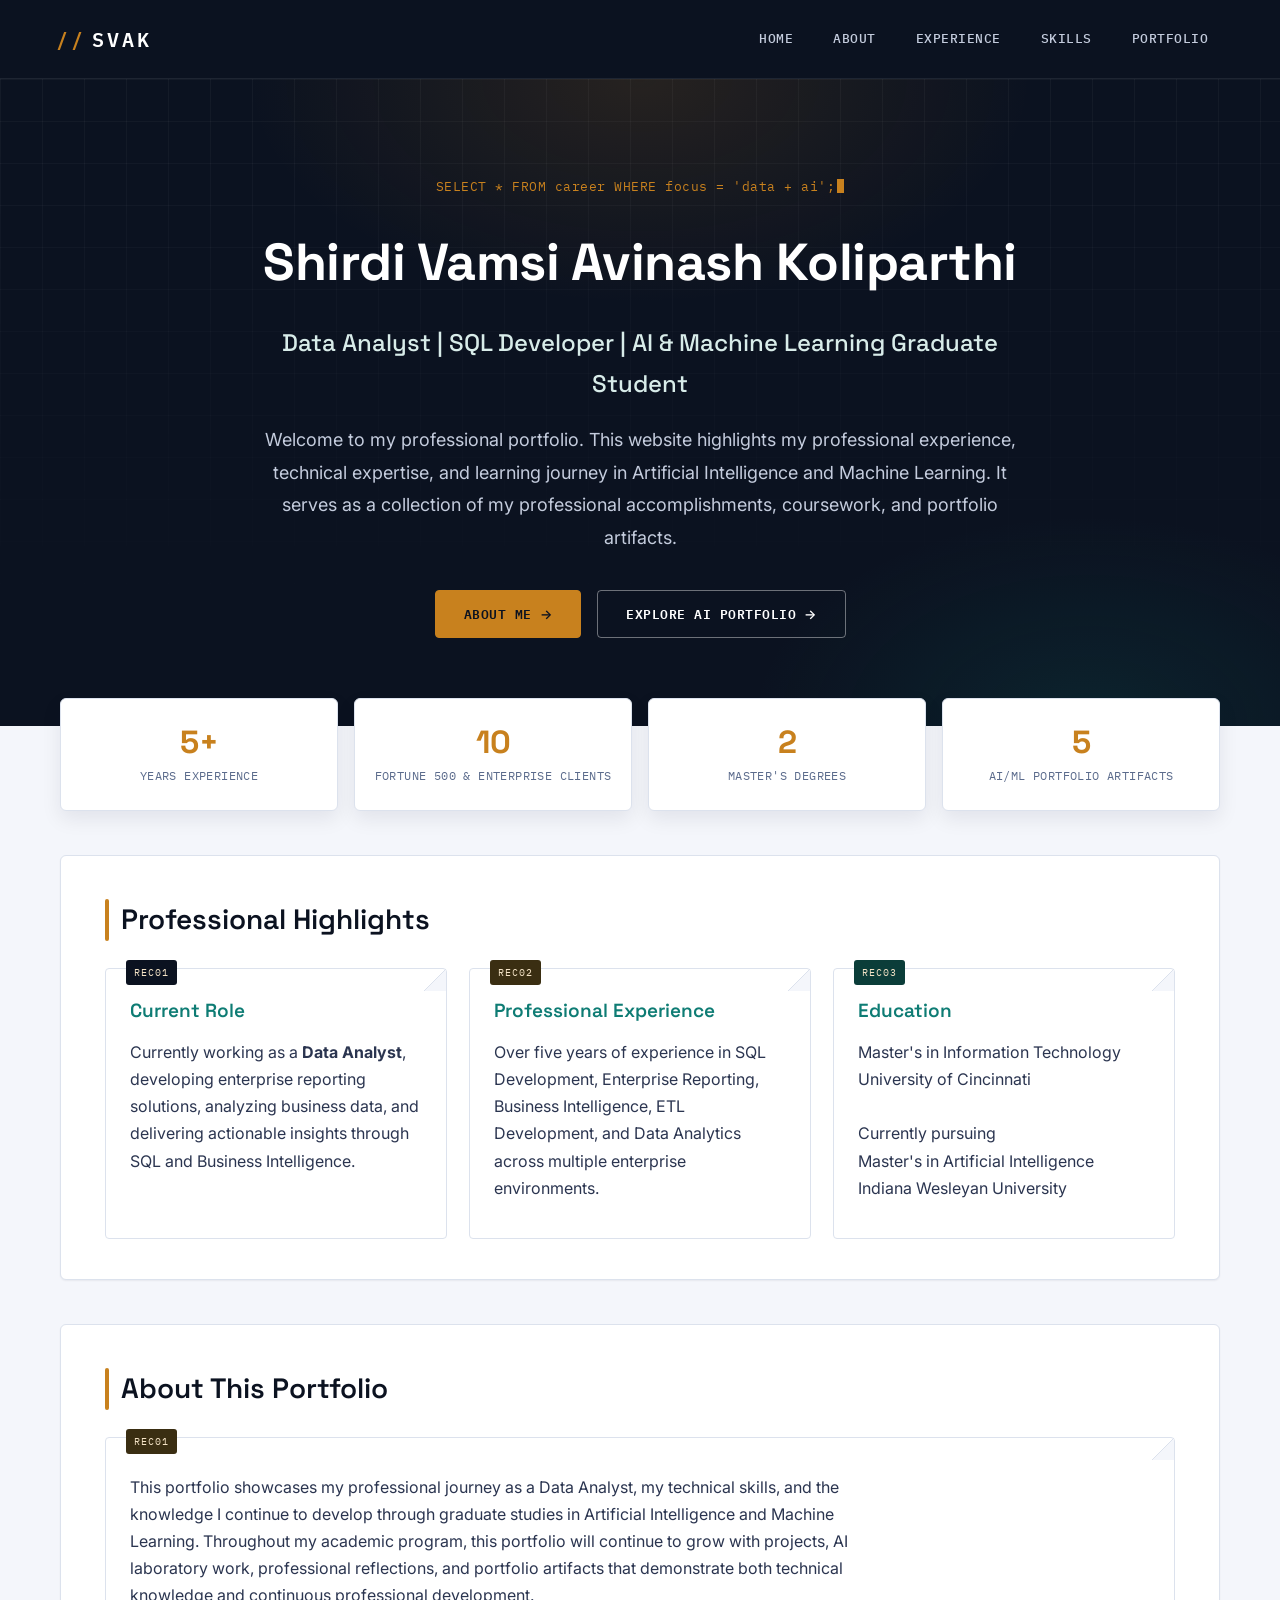
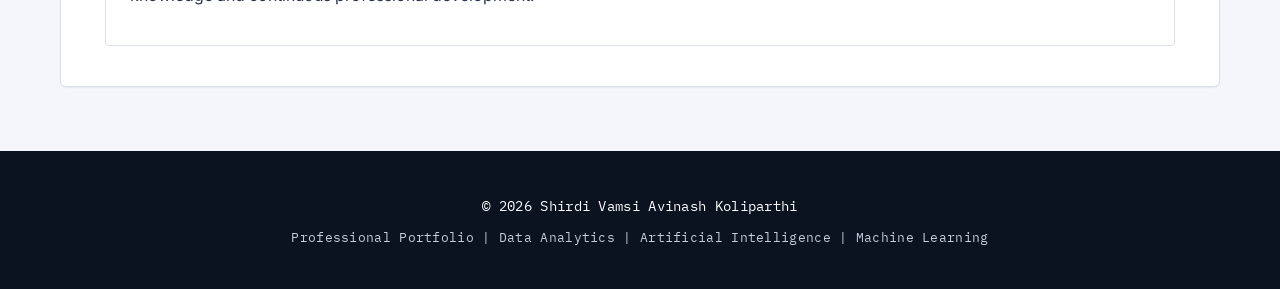
<file: index.html>
<!DOCTYPE html>
<html lang="en">

<head>

    <meta charset="UTF-8">
    <meta name="viewport" content="width=device-width, initial-scale=1.0">

    <title>Shirdi Vamsi Avinash Koliparthi | Professional Portfolio</title>

    <link rel="stylesheet" href="style.css">

</head>

<body>

    <!-- Navigation -->

    <nav>

        <div class="logo">
            <a href="index.html">SVAK</a>
        </div>

        <ul>

            <li><a href="index.html">Home</a></li>

            <li><a href="about.html">About</a></li>

            <li><a href="experience.html">Experience</a></li>

            <li><a href="skills.html">Skills</a></li>

            <li><a href="portfolio.html">Portfolio</a></li>

        </ul>

    </nav>

    <!-- Hero Section -->

    <header class="hero hero-typed">

        <div class="hero-content">

            <p id="heroQuery" class="hero-query" data-text="SELECT * FROM career WHERE focus = 'data + ai';"></p>

            <h1>Shirdi Vamsi Avinash Koliparthi</h1>

            <h2>
                Data Analyst | SQL Developer | AI & Machine Learning Graduate Student
            </h2>

            <p>

                Welcome to my professional portfolio. This website highlights my
                professional experience, technical expertise, and learning journey in
                Artificial Intelligence and Machine Learning. It serves as a collection of
                my professional accomplishments, coursework, and portfolio artifacts.

            </p>

            <div class="hero-buttons">

            <a href="about.html" class="btn">
            About Me
            </a>
            
            <a href="portfolio.html" class="btn btn-secondary">
            Explore AI Portfolio
            </a>
            
            </div>
        </div>

    </header>

    <!-- Quick Stats -->

    <div class="stats">

        <div class="stat reveal">
            <span class="stat-number" data-target="5" data-suffix="+">0</span>
            <span class="stat-label">Years Experience</span>
        </div>

        <div class="stat reveal">
            <span class="stat-number" data-target="10">0</span>
            <span class="stat-label">Fortune 500 & Enterprise Clients</span>
        </div>

        <div class="stat reveal">
            <span class="stat-number" data-target="2">0</span>
            <span class="stat-label">Master's Degrees</span>
        </div>

        <div class="stat reveal">
            <span class="stat-number" data-target="5">0</span>
            <span class="stat-label">AI/ML Portfolio Artifacts</span>
        </div>

    </div>

    <!-- Highlights -->

    <section class="highlights">

        <h2>Professional Highlights</h2>

        <div class="cards">

            <div class="card reveal">

                <h3>Current Role</h3>

                <p>

                    Currently working as a <strong>Data Analyst</strong>,
                    developing enterprise reporting solutions, analyzing business data,
                    and delivering actionable insights through SQL and Business Intelligence.

                </p>

            </div>

            <div class="card reveal">

                <h3>Professional Experience</h3>

                <p>

                    Over five years of experience in SQL Development,
                    Enterprise Reporting, Business Intelligence, ETL Development,
                    and Data Analytics across multiple enterprise environments.

                </p>

            </div>

            <div class="card reveal">

                <h3>Education</h3>

                <p>

                    Master's in Information Technology
                    <br>

                    University of Cincinnati

                    <br><br>

                    Currently pursuing

                    <br>

                    Master's in Artificial Intelligence

                    <br>

                    Indiana Wesleyan University

                </p>

            </div>

        </div>

    </section>

    <!-- About Portfolio -->

    <section class="intro">

        <h2>About This Portfolio</h2>

        <div class="card reveal">

        <p>

            This portfolio showcases my professional journey as a Data Analyst,
            my technical skills, and the knowledge I continue to develop through
            graduate studies in Artificial Intelligence and Machine Learning.

            Throughout my academic program, this portfolio will continue to grow
            with projects, AI laboratory work, professional reflections, and
            portfolio artifacts that demonstrate both technical knowledge and
            continuous professional development.

        </p>

         </div>

    </section>

    <!-- Footer -->

    <footer>

        <p>

            © 2026 Shirdi Vamsi Avinash Koliparthi

        </p>

        <p>

            Professional Portfolio | Data Analytics | Artificial Intelligence | Machine Learning

        </p>

    </footer>

    <script src="script.js" defer></script>

</body>

</html>
</file>
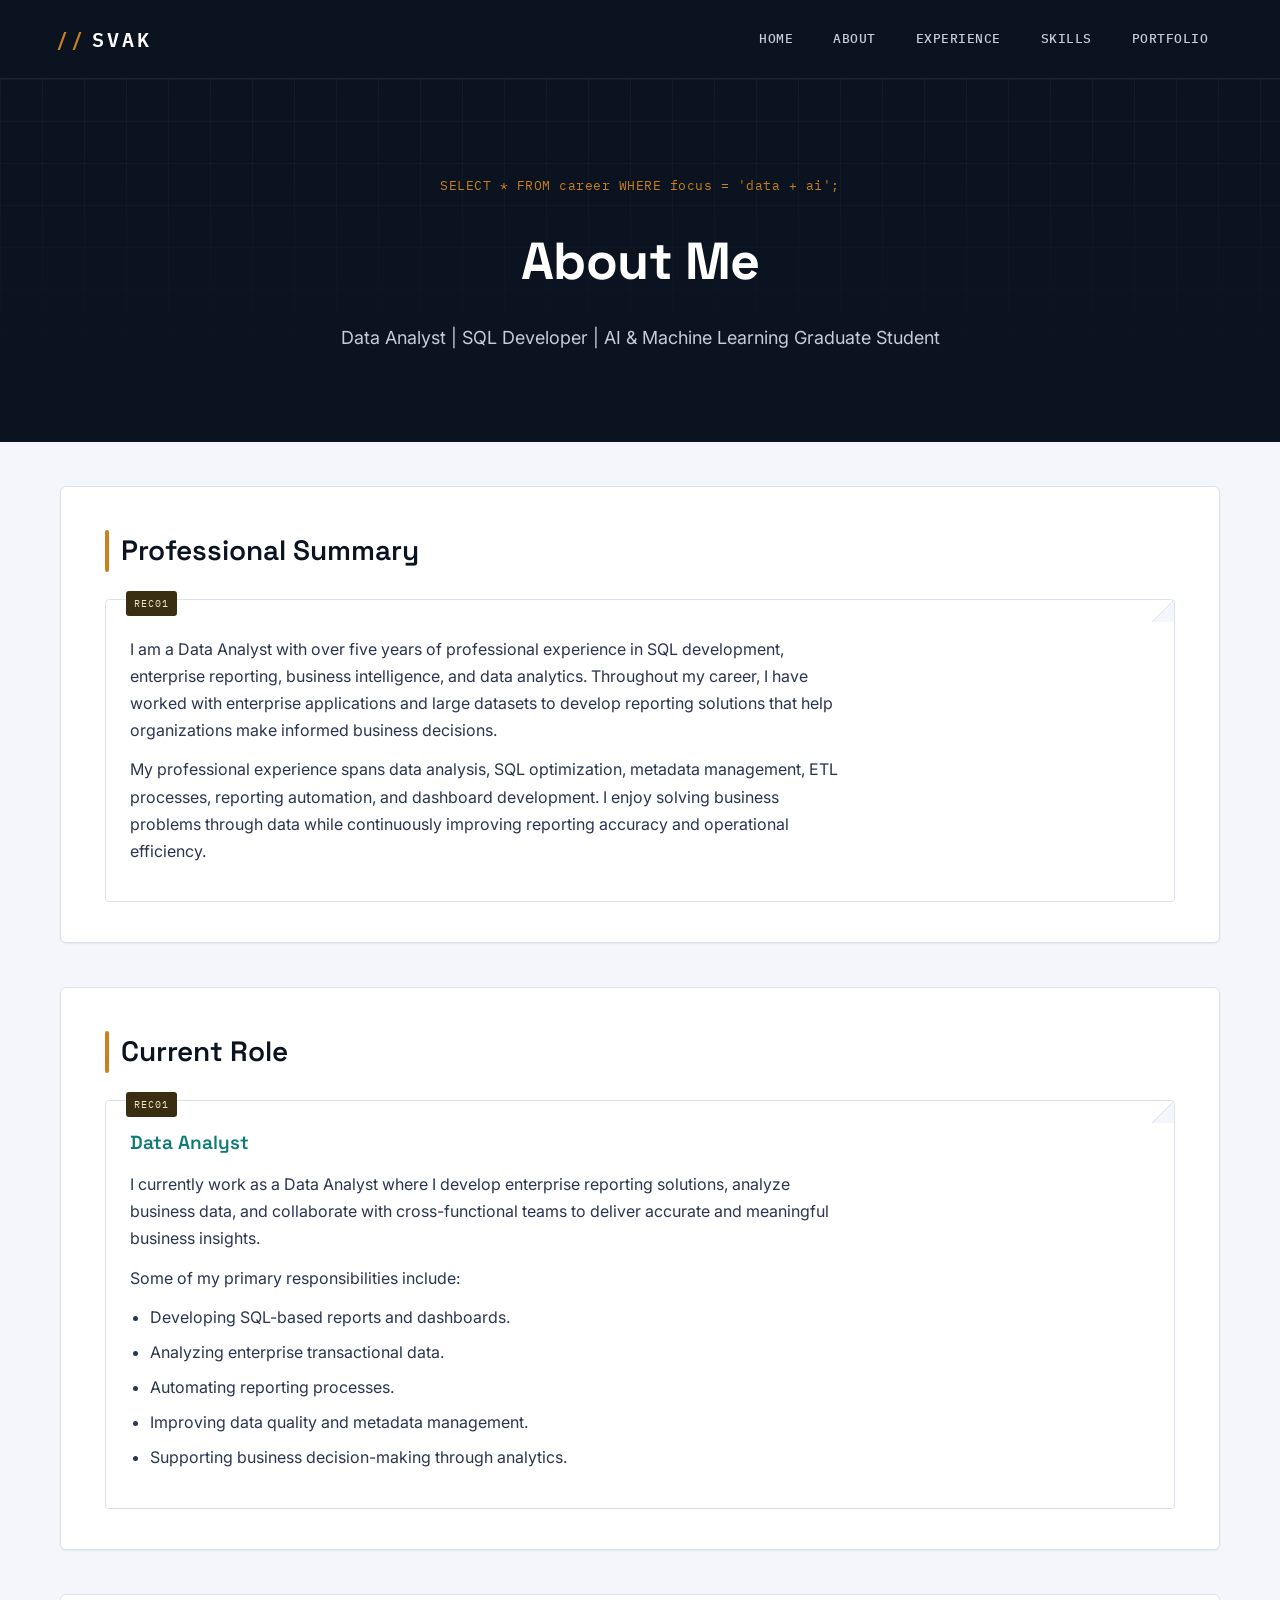
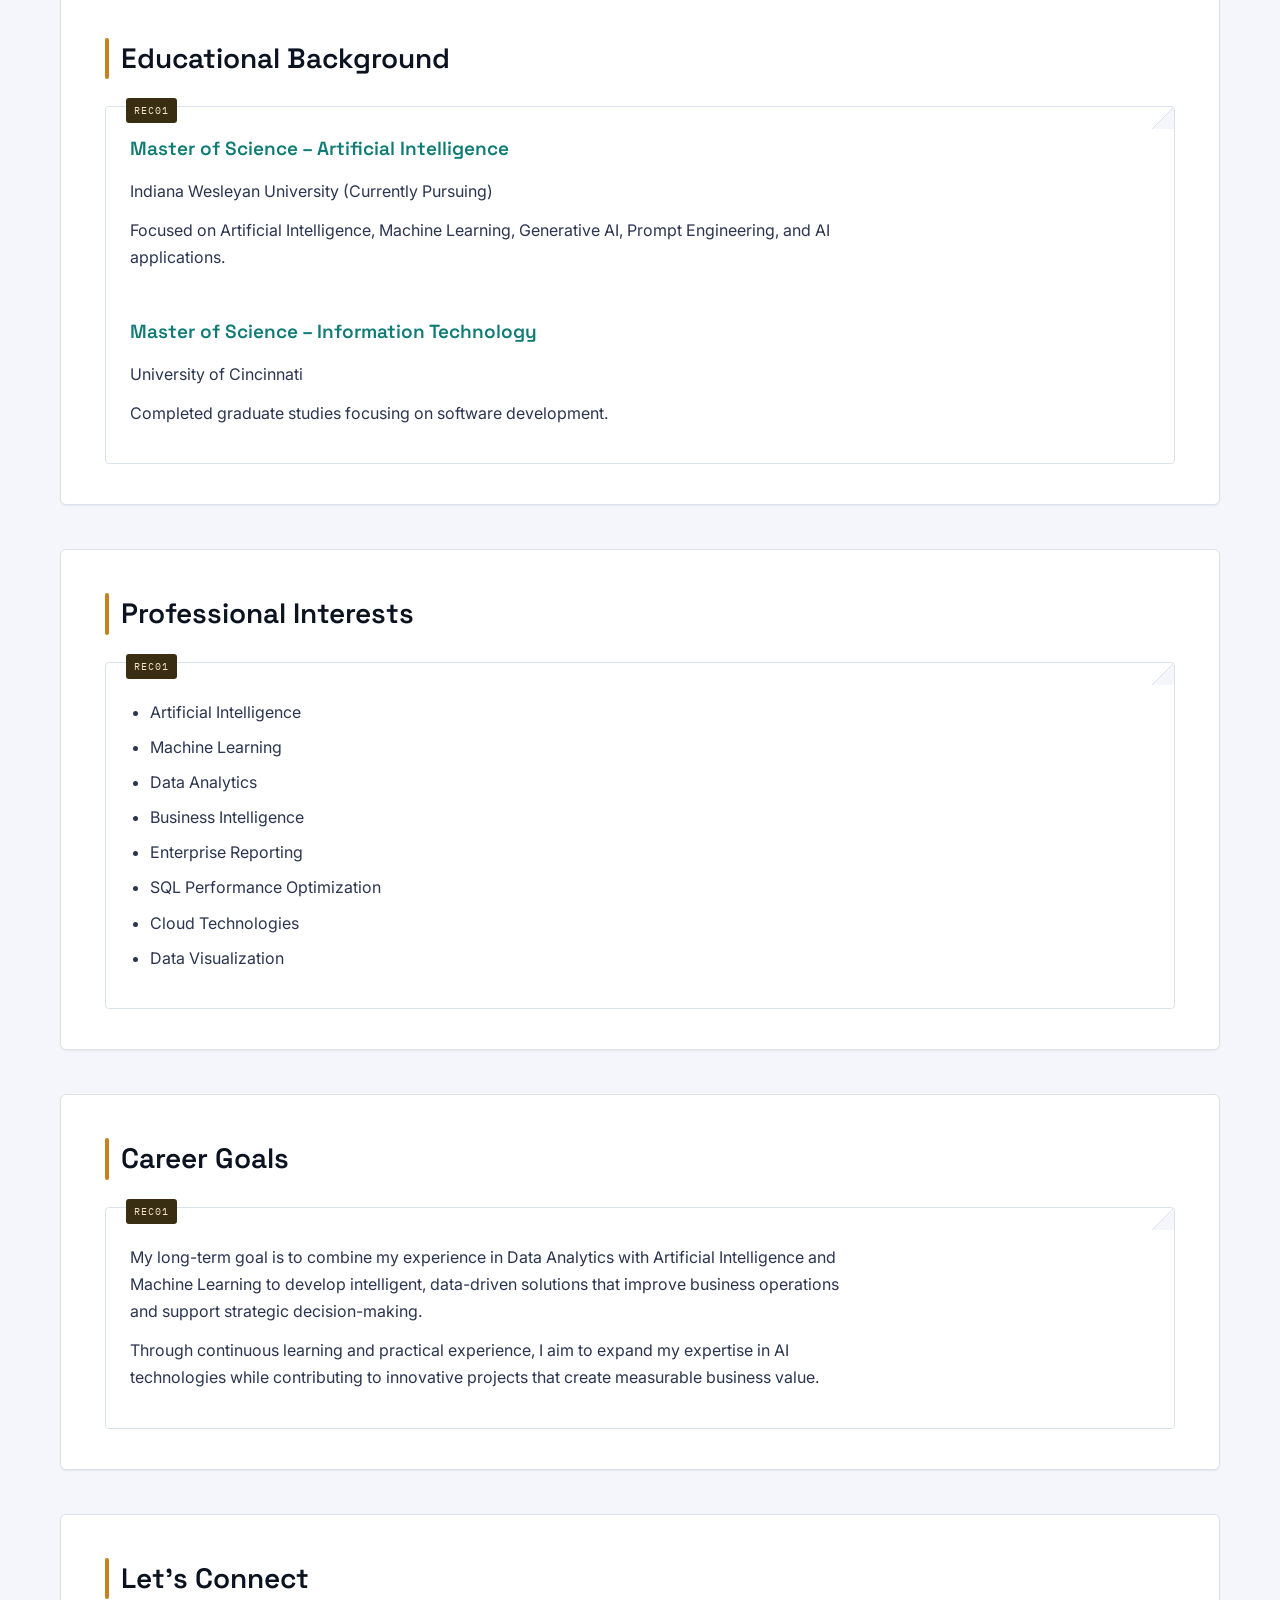
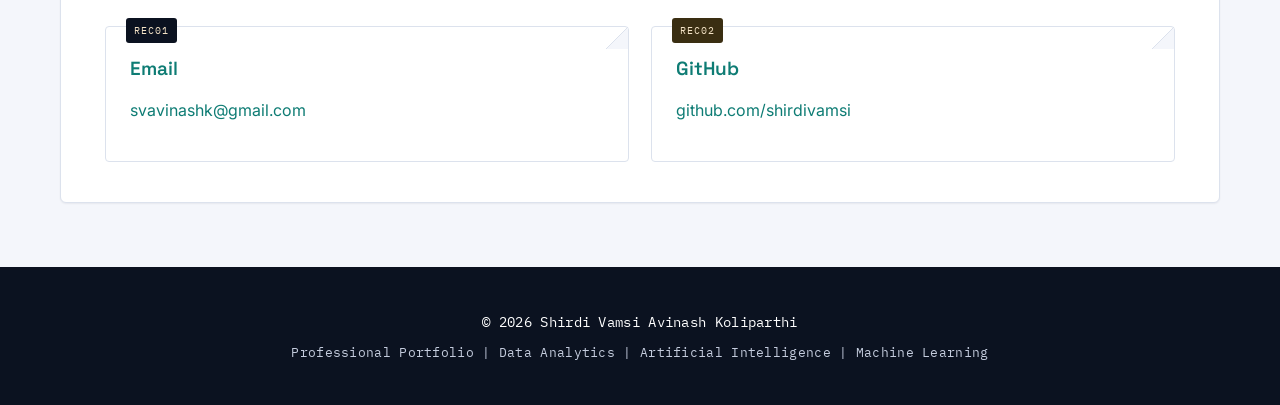
<file: about.html>
<!DOCTYPE html>
<html lang="en">

<head>

<meta charset="UTF-8">
<meta name="viewport" content="width=device-width, initial-scale=1.0">

<title>About Me | Shirdi Vamsi Avinash Koliparthi</title>

<link rel="stylesheet" href="style.css">

</head>

<body>

<nav>

<div class="logo">

<a href="index.html">SVAK</a>

</div>

<ul>

<li><a href="index.html">Home</a></li>

<li><a href="about.html">About</a></li>

<li><a href="experience.html">Experience</a></li>

<li><a href="skills.html">Skills</a></li>

<li><a href="portfolio.html">Portfolio</a></li>

</ul>

</nav>

<header class="page-header">

<h1>About Me</h1>

<p>

Data Analyst | SQL Developer | AI & Machine Learning Graduate Student

</p>

</header>

<section>

<h2>Professional Summary</h2>


<div class="card reveal">
<p>

I am a Data Analyst with over five years of professional experience in SQL development, enterprise reporting, business intelligence, and data analytics. Throughout my career, I have worked with enterprise applications and large datasets to develop reporting solutions that help organizations make informed business decisions.

</p>

<p>

My professional experience spans data analysis, SQL optimization, metadata management, ETL processes, reporting automation, and dashboard development. I enjoy solving business problems through data while continuously improving reporting accuracy and operational efficiency.

</p>
</div>

</section>

<section>

<h2>Current Role</h2>


<div class="card reveal">
<h3>Data Analyst</h3>

<p>

I currently work as a Data Analyst where I develop enterprise reporting solutions, analyze business data, and collaborate with cross-functional teams to deliver accurate and meaningful business insights.

</p>

<p>

Some of my primary responsibilities include:

</p>

<ul>

<li>Developing SQL-based reports and dashboards.</li>

<li>Analyzing enterprise transactional data.</li>

<li>Automating reporting processes.</li>

<li>Improving data quality and metadata management.</li>

<li>Supporting business decision-making through analytics.</li>

</ul>
</div>

</section>

<section>

<h2>Educational Background</h2>


<div class="card reveal">
<h3>Master of Science – Artificial Intelligence</h3>

<p>

Indiana Wesleyan University (Currently Pursuing)

</p>

<p>

Focused on Artificial Intelligence, Machine Learning, Generative AI, Prompt Engineering, and AI applications.

</p>

<br>

<h3>Master of Science – Information Technology</h3>

<p>

University of Cincinnati

</p>

<p>

Completed graduate studies focusing on software development.

</p>
</div>

</section>

<section>

<h2>Professional Interests</h2>


<div class="card reveal">
<ul>

<li>Artificial Intelligence</li>

<li>Machine Learning</li>

<li>Data Analytics</li>

<li>Business Intelligence</li>

<li>Enterprise Reporting</li>

<li>SQL Performance Optimization</li>

<li>Cloud Technologies</li>

<li>Data Visualization</li>

</ul>
</div>

</section>

<section>

<h2>Career Goals</h2>


<div class="card reveal">
<p>

My long-term goal is to combine my experience in Data Analytics with Artificial Intelligence and Machine Learning to develop intelligent, data-driven solutions that improve business operations and support strategic decision-making.

</p>

<p>

Through continuous learning and practical experience, I aim to expand my expertise in AI technologies while contributing to innovative projects that create measurable business value.

</p>
</div>

</section>

<section id="contact">

<h2>Let's Connect</h2>

<div class="cards">

<div class="card reveal">

<h3>Email</h3>

<p>

<a href="mailto:svavinashk@gmail.com">

svavinashk@gmail.com

</a>

</p>

</div>

<div class="card reveal">

<h3>GitHub</h3>

<p>

<a href="https://github.com/shirdivamsi" target="_blank">

github.com/shirdivamsi

</a>

</p>

</div>

</div>

</section>

<footer>

<p>

© 2026 Shirdi Vamsi Avinash Koliparthi

</p>

<p>

Professional Portfolio | Data Analytics | Artificial Intelligence | Machine Learning

</p>

</footer>

<script src="script.js" defer></script>

</body>

</html>
</file>
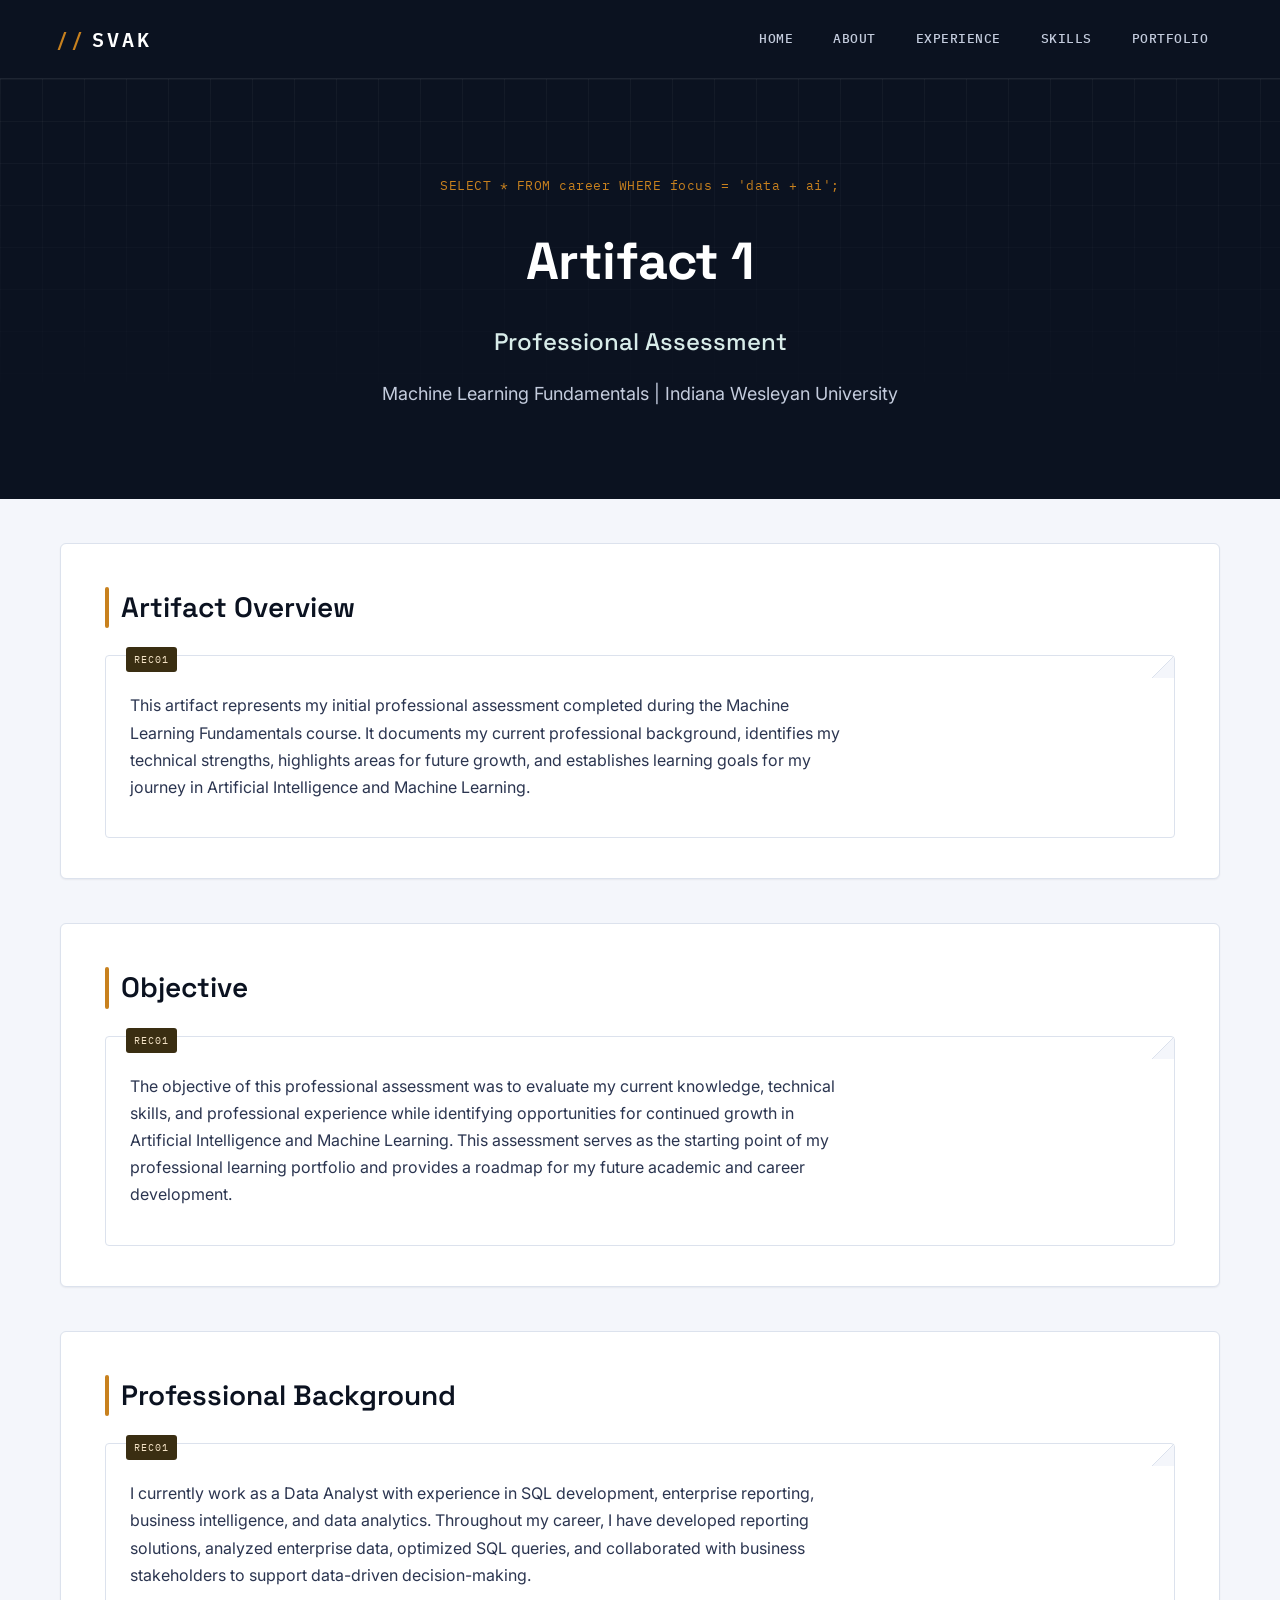
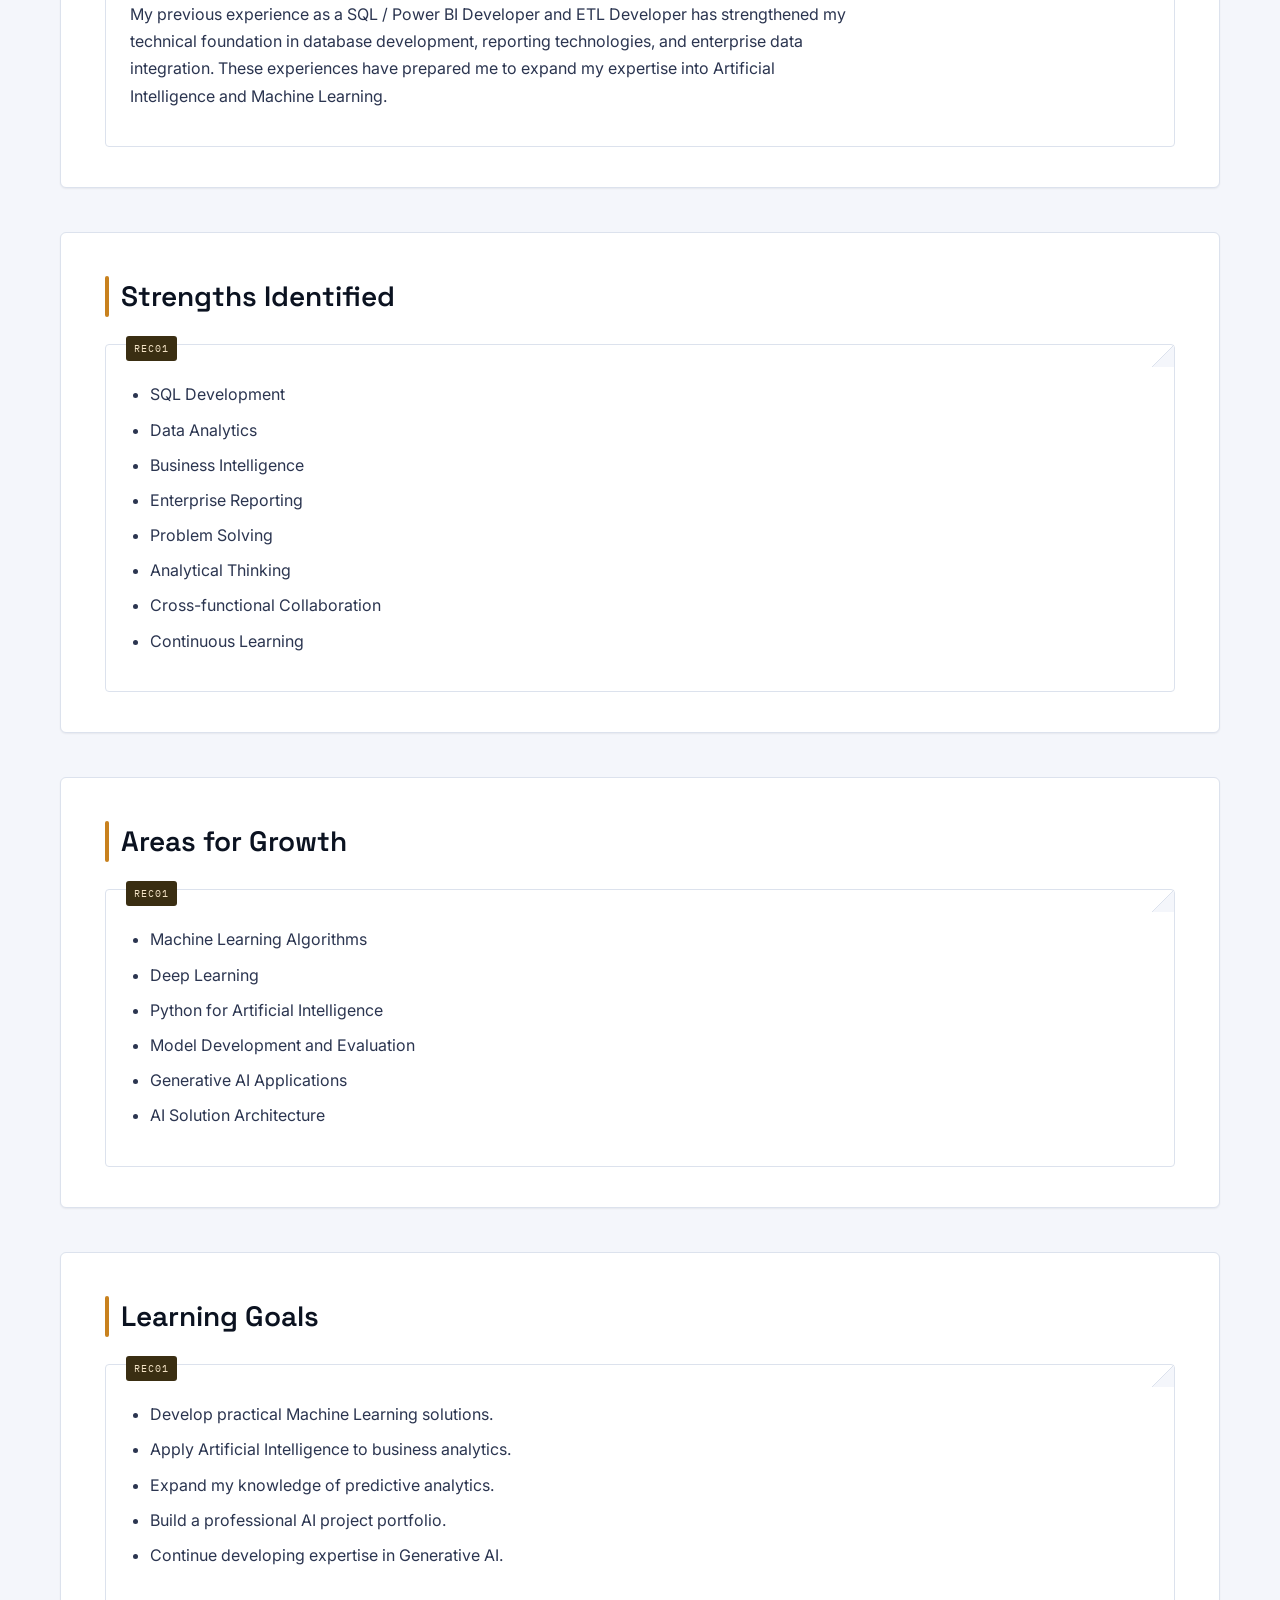
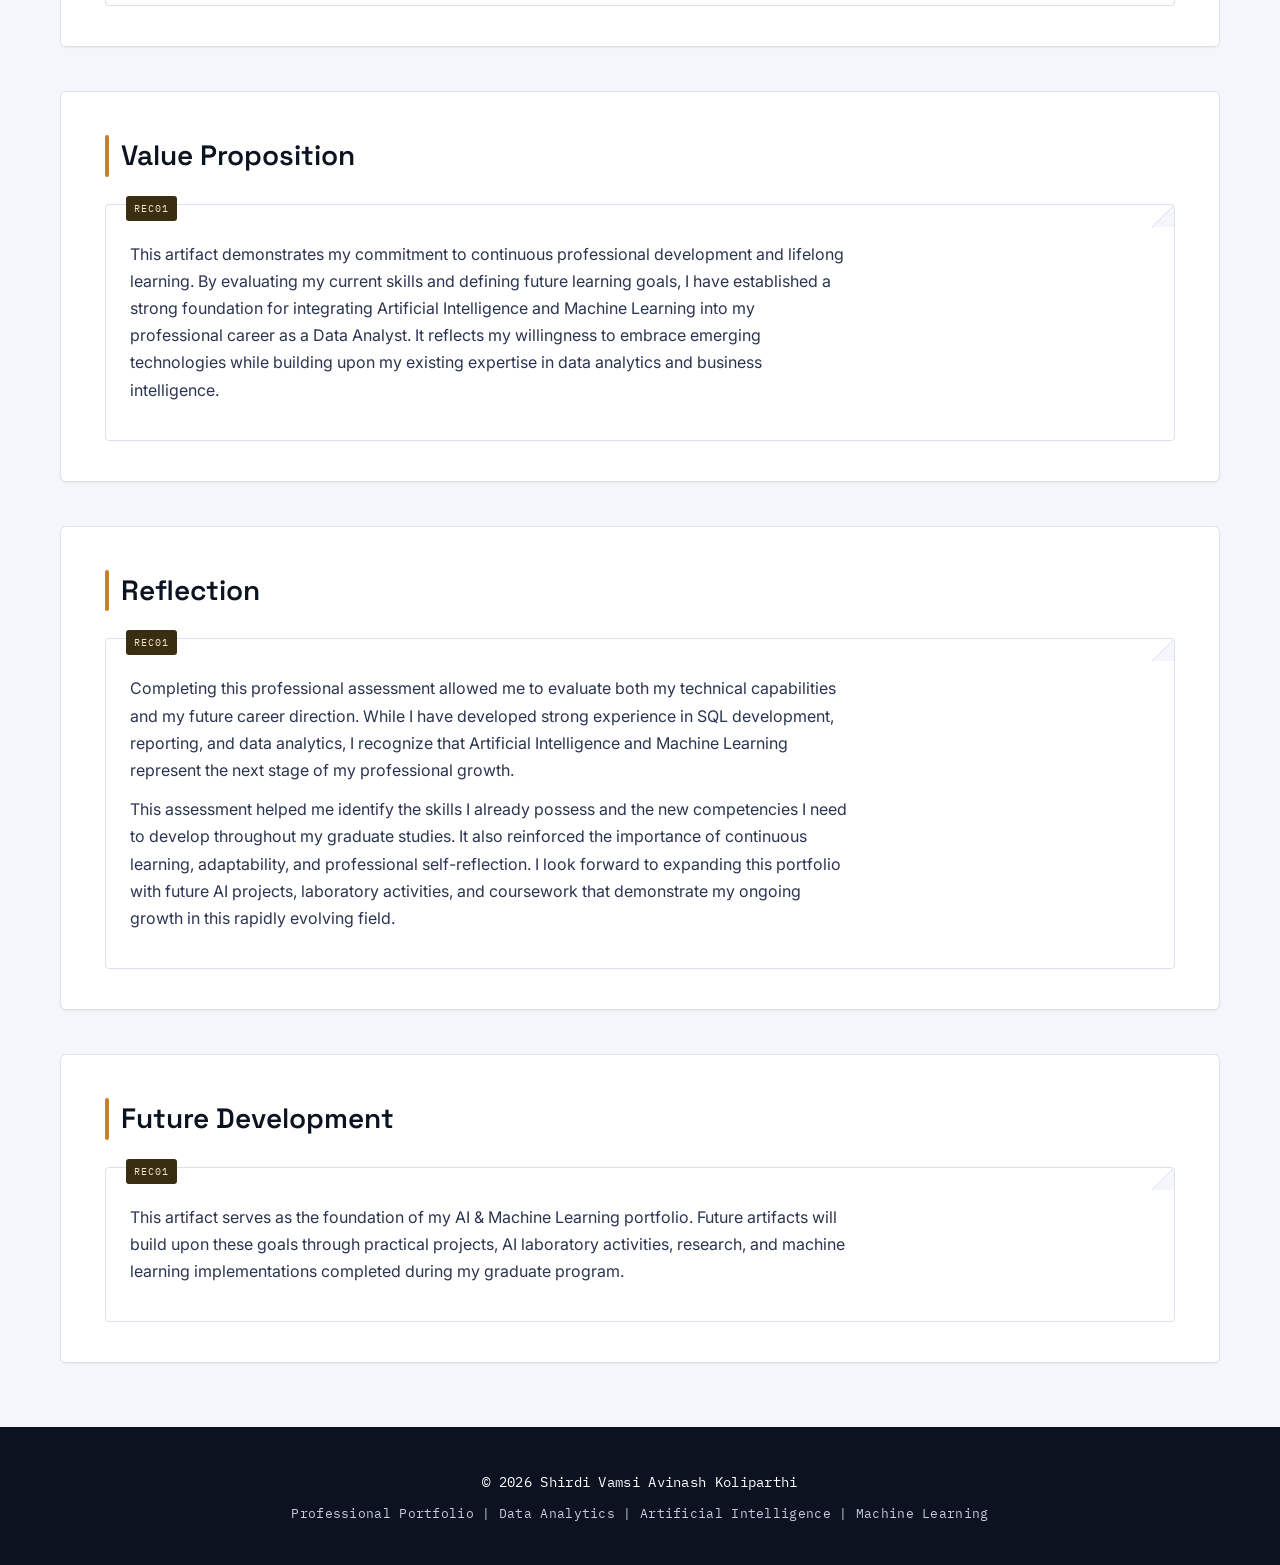
<file: artifact1.html>
<!DOCTYPE html>
<html lang="en">

<head>

<meta charset="UTF-8">

<meta name="viewport" content="width=device-width, initial-scale=1.0">

<title>Artifact 1 | Professional Assessment</title>

<link rel="stylesheet" href="style.css">

</head>

<body>

<nav>

<div class="logo">

<a href="index.html">SVAK</a>

</div>

<ul>

<li><a href="index.html">Home</a></li>

<li><a href="about.html">About</a></li>

<li><a href="experience.html">Experience</a></li>

<li><a href="skills.html">Skills</a></li>

<li><a href="portfolio.html">Portfolio</a></li>

</ul>

</nav>

<header class="page-header">

<h1>Artifact 1</h1>

<h2>Professional Assessment</h2>

<p>

Machine Learning Fundamentals | Indiana Wesleyan University

</p>

</header>

<section>

<h2>Artifact Overview</h2>


<div class="card reveal">
<p>

This artifact represents my initial professional assessment completed during the Machine Learning Fundamentals course. It documents my current professional background, identifies my technical strengths, highlights areas for future growth, and establishes learning goals for my journey in Artificial Intelligence and Machine Learning.

</p>
</div>

</section>

<section>

<h2>Objective</h2>


<div class="card reveal">
<p>

The objective of this professional assessment was to evaluate my current knowledge, technical skills, and professional experience while identifying opportunities for continued growth in Artificial Intelligence and Machine Learning. This assessment serves as the starting point of my professional learning portfolio and provides a roadmap for my future academic and career development.

</p>
</div>

</section>

<section>

<h2>Professional Background</h2>


<div class="card reveal">
<p>

I currently work as a Data Analyst with experience in SQL development, enterprise reporting, business intelligence, and data analytics. Throughout my career, I have developed reporting solutions, analyzed enterprise data, optimized SQL queries, and collaborated with business stakeholders to support data-driven decision-making.

</p>

<p>

My previous experience as a SQL / Power BI Developer and ETL Developer has strengthened my technical foundation in database development, reporting technologies, and enterprise data integration. These experiences have prepared me to expand my expertise into Artificial Intelligence and Machine Learning.

</p>
</div>

</section>

<section>

<h2>Strengths Identified</h2>


<div class="card reveal">
<ul>

<li>SQL Development</li>

<li>Data Analytics</li>

<li>Business Intelligence</li>

<li>Enterprise Reporting</li>

<li>Problem Solving</li>

<li>Analytical Thinking</li>

<li>Cross-functional Collaboration</li>

<li>Continuous Learning</li>

</ul>
</div>

</section>

<section>

<h2>Areas for Growth</h2>


<div class="card reveal">
<ul>

<li>Machine Learning Algorithms</li>

<li>Deep Learning</li>

<li>Python for Artificial Intelligence</li>

<li>Model Development and Evaluation</li>

<li>Generative AI Applications</li>

<li>AI Solution Architecture</li>

</ul>
</div>

</section>

<section>

<h2>Learning Goals</h2>


<div class="card reveal">
<ul>

<li>Develop practical Machine Learning solutions.</li>

<li>Apply Artificial Intelligence to business analytics.</li>

<li>Expand my knowledge of predictive analytics.</li>

<li>Build a professional AI project portfolio.</li>

<li>Continue developing expertise in Generative AI.</li>

</ul>
</div>

</section>

<section>

<h2>Value Proposition</h2>


<div class="card reveal">
<p>

This artifact demonstrates my commitment to continuous professional development and lifelong learning. By evaluating my current skills and defining future learning goals, I have established a strong foundation for integrating Artificial Intelligence and Machine Learning into my professional career as a Data Analyst. It reflects my willingness to embrace emerging technologies while building upon my existing expertise in data analytics and business intelligence.

</p>
</div>

</section>

<section>

<h2>Reflection</h2>


<div class="card reveal">
<p>

Completing this professional assessment allowed me to evaluate both my technical capabilities and my future career direction. While I have developed strong experience in SQL development, reporting, and data analytics, I recognize that Artificial Intelligence and Machine Learning represent the next stage of my professional growth.

</p>

<p>

This assessment helped me identify the skills I already possess and the new competencies I need to develop throughout my graduate studies. It also reinforced the importance of continuous learning, adaptability, and professional self-reflection. I look forward to expanding this portfolio with future AI projects, laboratory activities, and coursework that demonstrate my ongoing growth in this rapidly evolving field.

</p>
</div>

</section>

<section>

<h2>Future Development</h2>


<div class="card reveal">
<p>

This artifact serves as the foundation of my AI & Machine Learning portfolio. Future artifacts will build upon these goals through practical projects, AI laboratory activities, research, and machine learning implementations completed during my graduate program.

</p>
</div>

</section>

<footer>

<p>

© 2026 Shirdi Vamsi Avinash Koliparthi

</p>

<p>

Professional Portfolio | Data Analytics | Artificial Intelligence | Machine Learning

</p>

</footer>

<script src="script.js" defer></script>

</body>

</html>
</file>
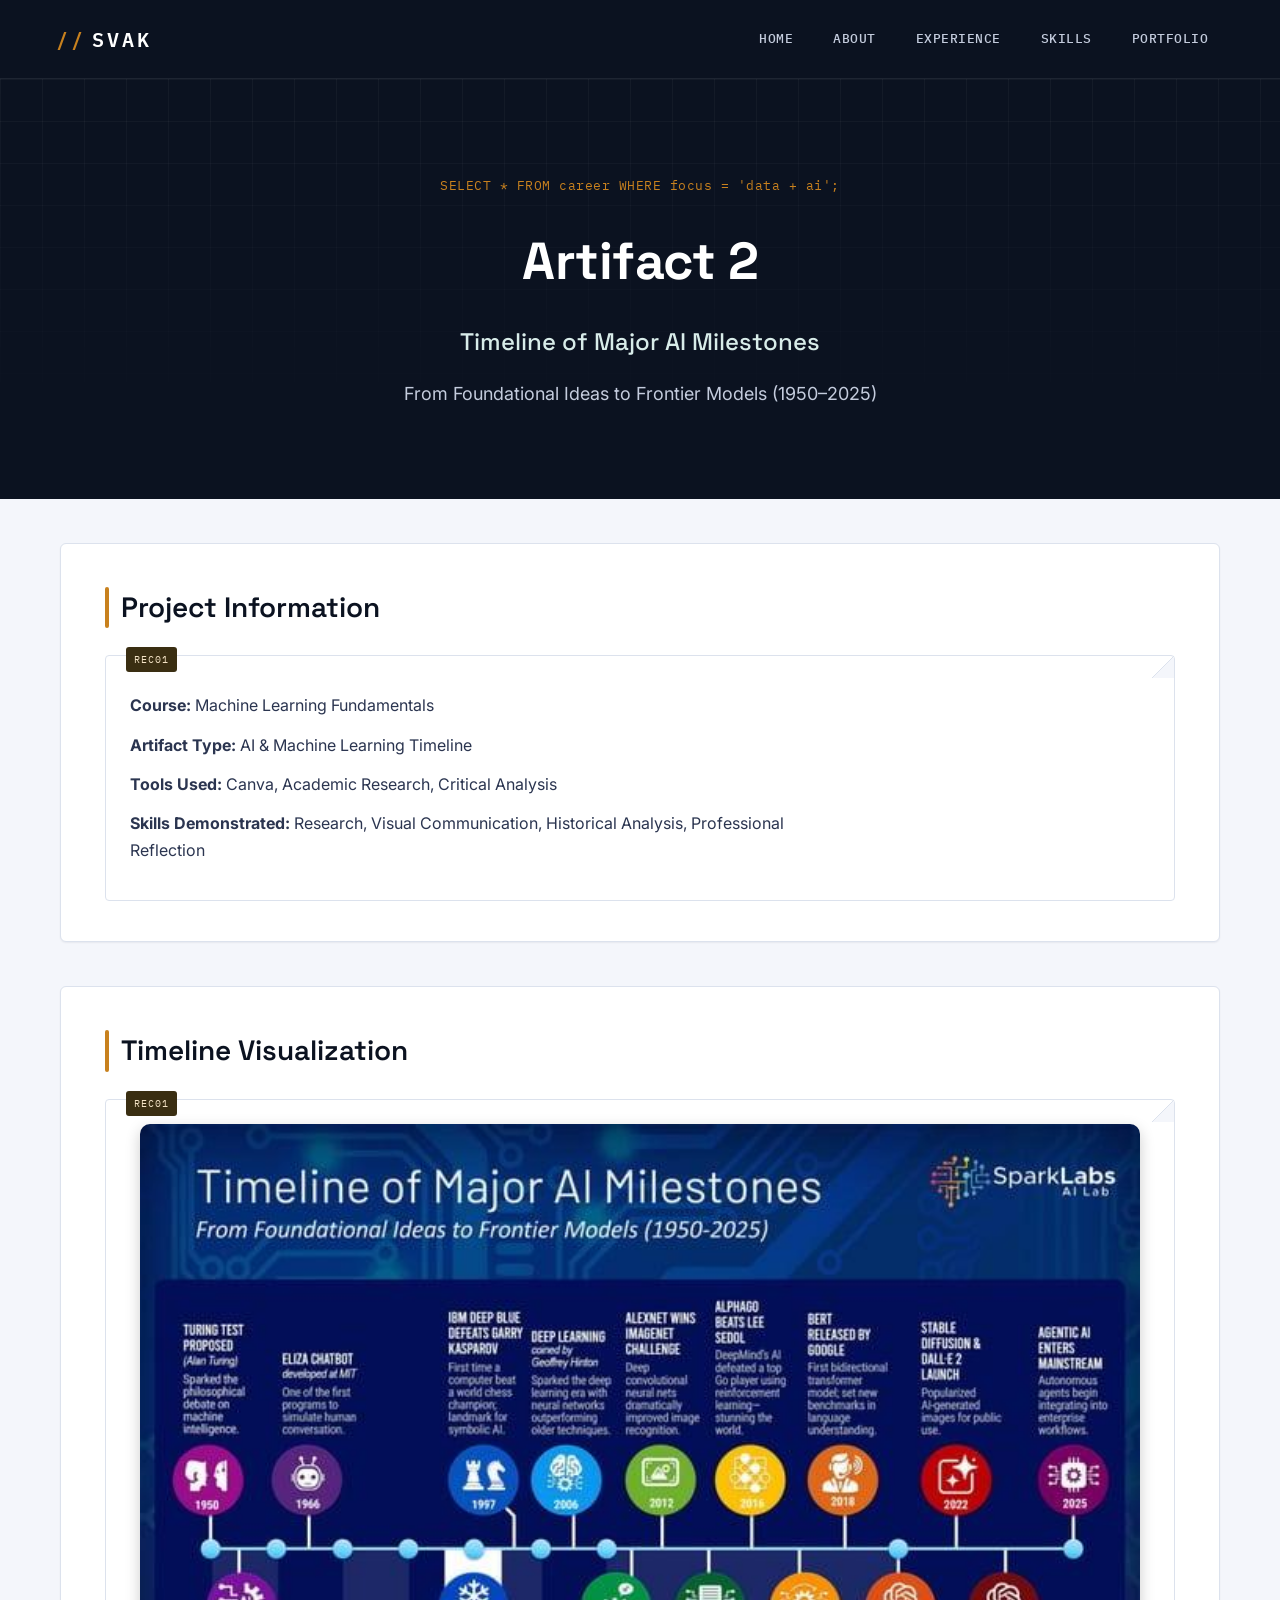
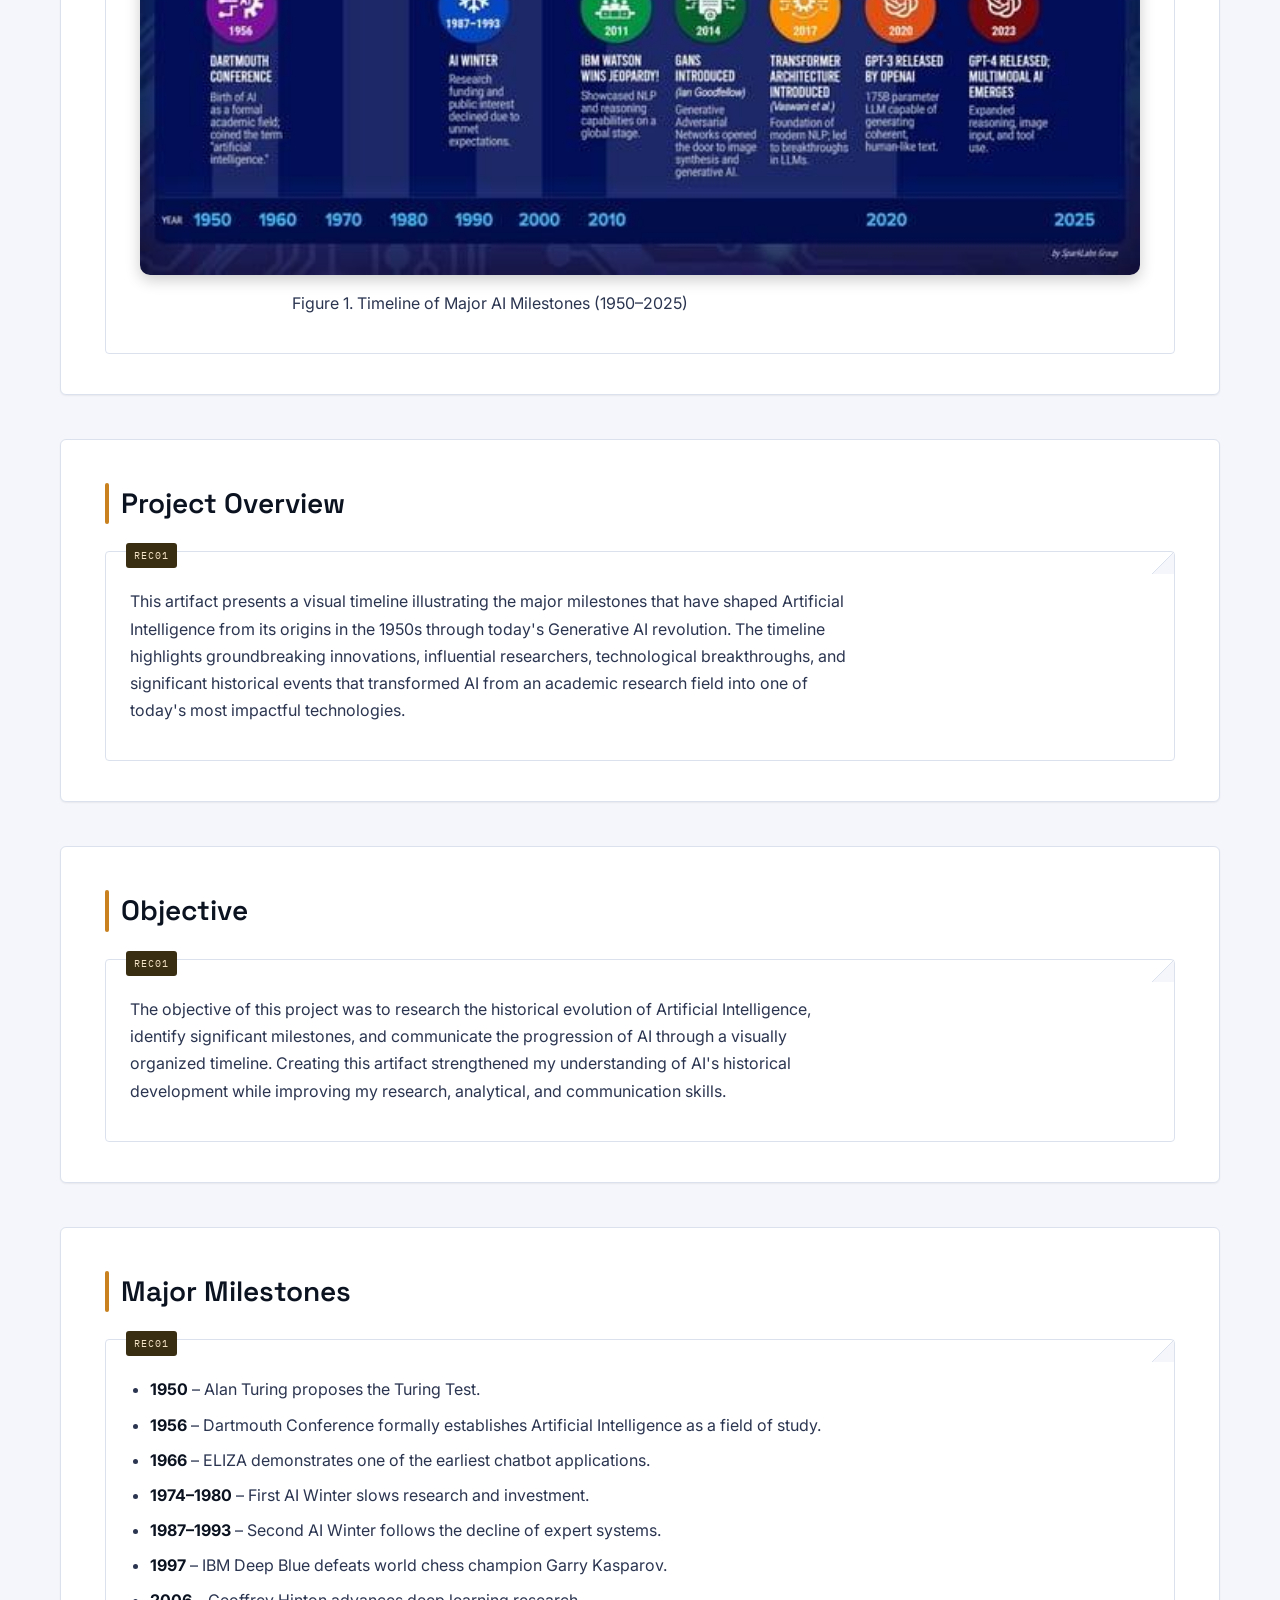
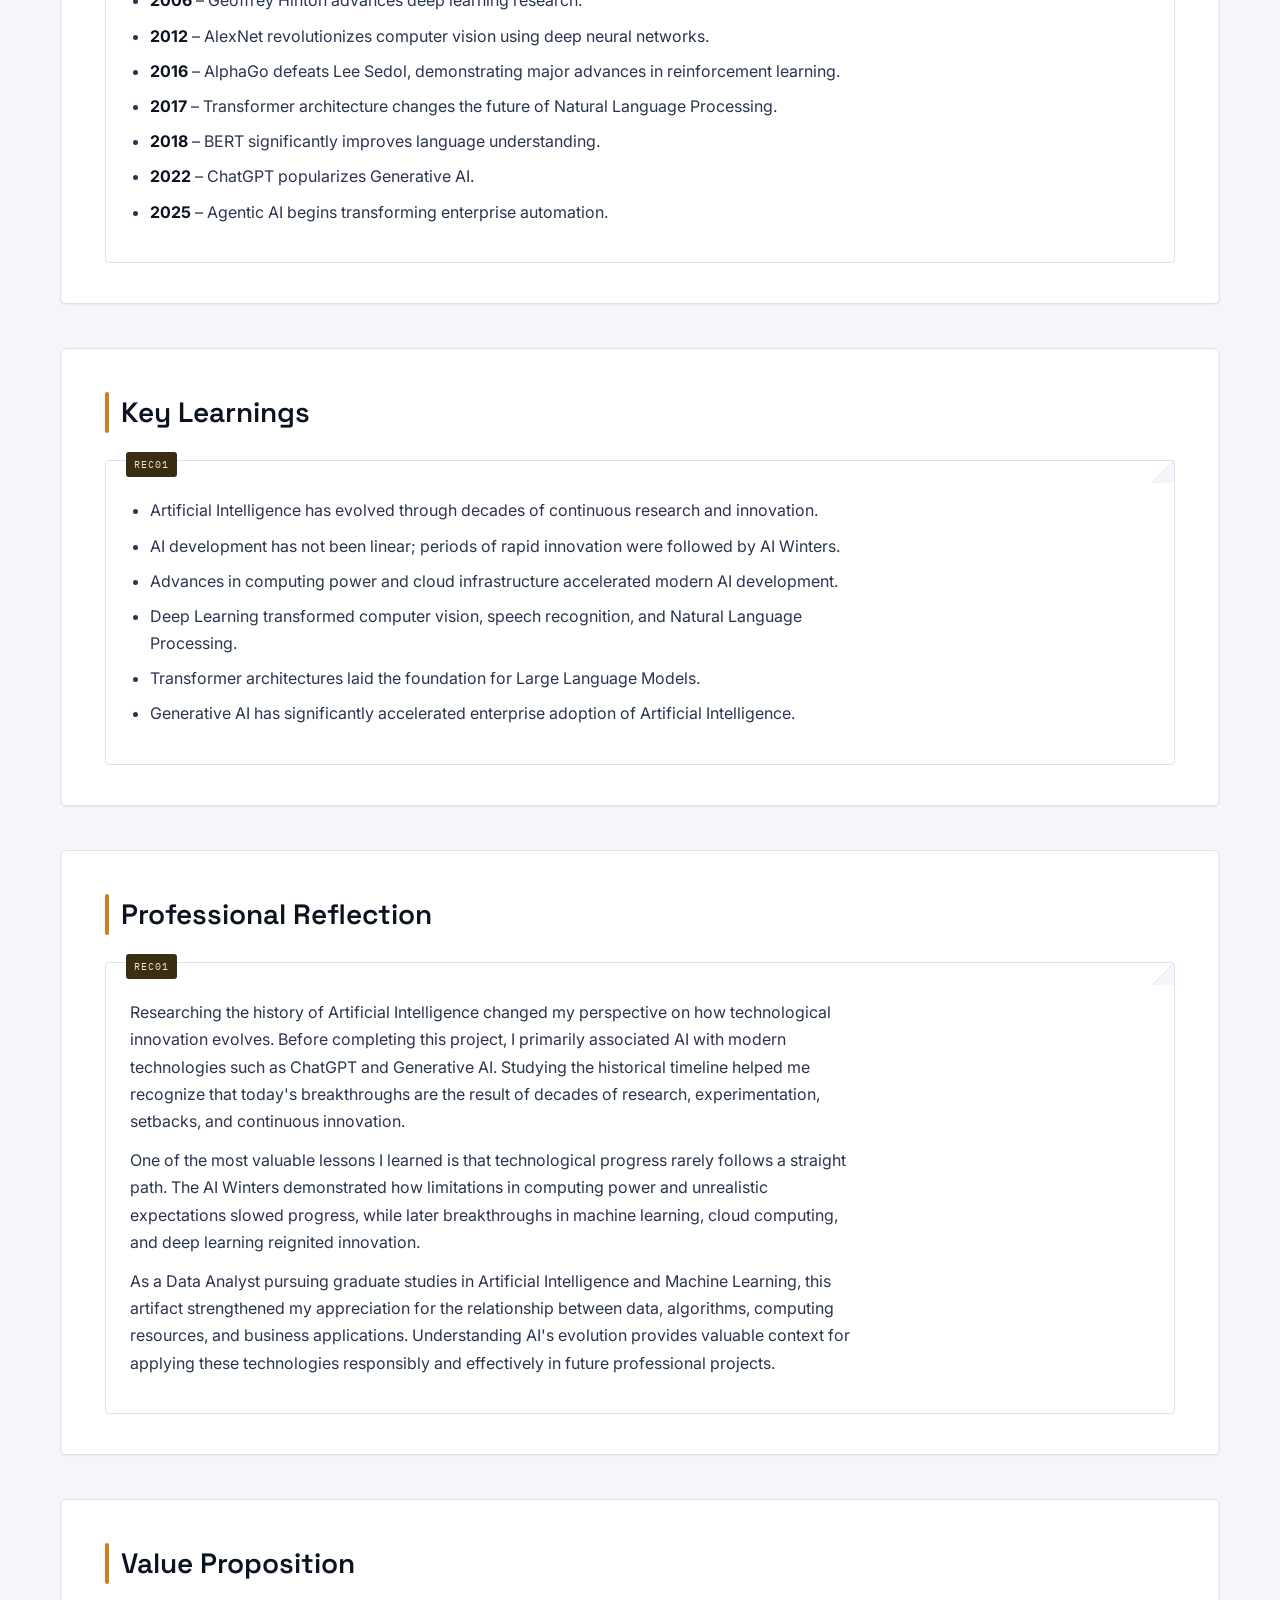
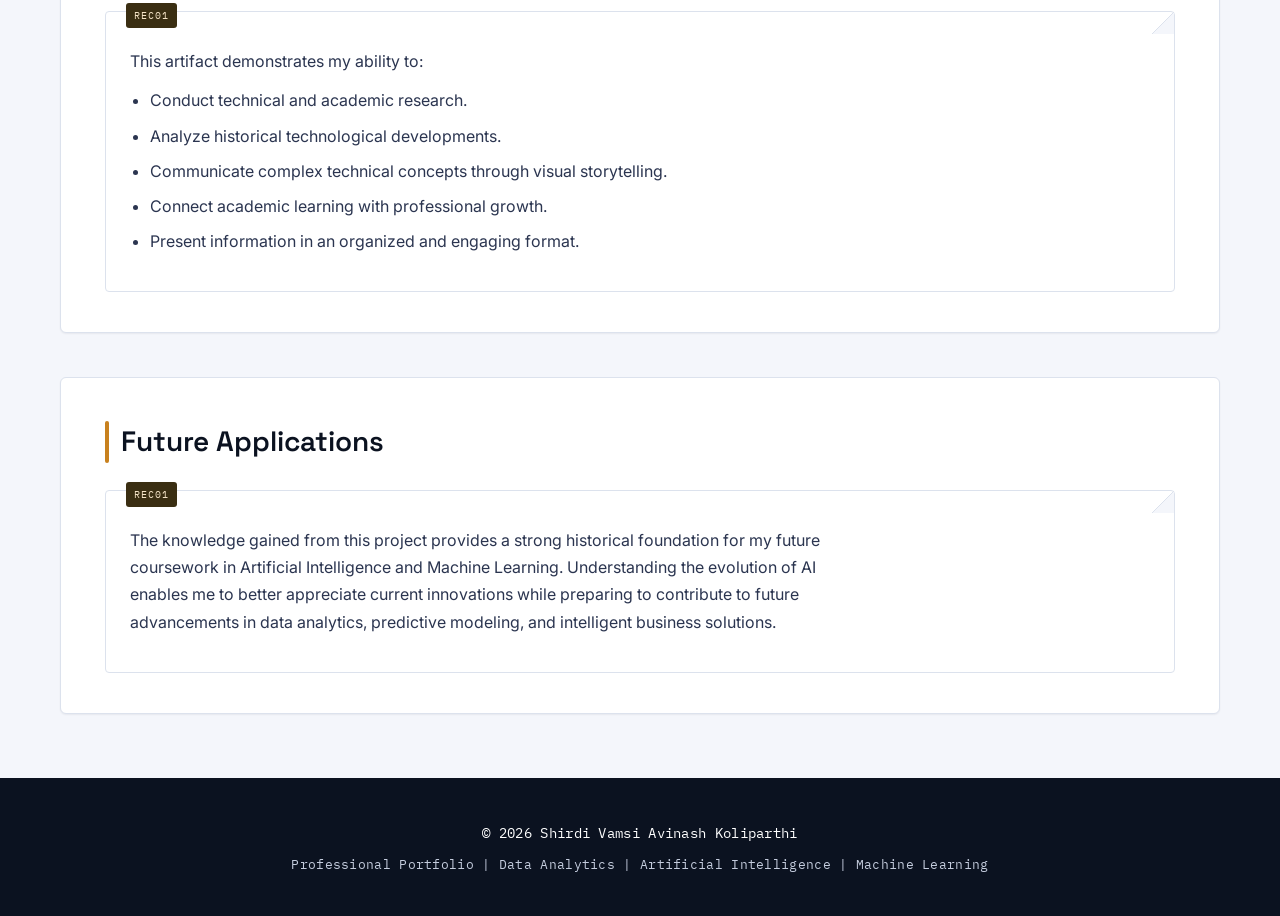
<file: artifact2.html>
<!DOCTYPE html>
<html lang="en">

<head>

<meta charset="UTF-8">
<meta name="viewport" content="width=device-width, initial-scale=1.0">

<title>Artifact 2 | Timeline of Major AI Milestones</title>

<link rel="stylesheet" href="style.css">

</head>

<body>

<nav>

<div class="logo">

<a href="index.html">SVAK</a>

</div>

<ul>

<li><a href="index.html">Home</a></li>

<li><a href="about.html">About</a></li>

<li><a href="experience.html">Experience</a></li>

<li><a href="skills.html">Skills</a></li>

<li><a href="portfolio.html">Portfolio</a></li>

</ul>

</nav>

<header class="page-header">

<h1>Artifact 2</h1>

<h2>Timeline of Major AI Milestones</h2>

<p>

From Foundational Ideas to Frontier Models (1950–2025)

</p>

</header>

<section>

<h2>Project Information</h2>

<div class="card reveal">

<p><strong>Course:</strong> Machine Learning Fundamentals</p>

<p><strong>Artifact Type:</strong> AI & Machine Learning Timeline</p>

<p><strong>Tools Used:</strong> Canva, Academic Research, Critical Analysis</p>

<p><strong>Skills Demonstrated:</strong> Research, Visual Communication, Historical Analysis, Professional Reflection</p>

</div>

</section>

<section>

<h2>Timeline Visualization</h2>


<div class="card reveal">
<img src="images/AI_Timelines.jpg"
alt="Timeline of Major AI Milestones"
style="width:100%; max-width:1000px; display:block; margin:auto; border-radius:10px; box-shadow:0 5px 15px rgba(0,0,0,0.2);">

<p style="text-align:center; margin-top:15px;">

Figure 1. Timeline of Major AI Milestones (1950–2025)

</p>
</div>

</section>

<section>

<h2>Project Overview</h2>


<div class="card reveal">
<p>

This artifact presents a visual timeline illustrating the major milestones that have shaped Artificial Intelligence from its origins in the 1950s through today's Generative AI revolution. The timeline highlights groundbreaking innovations, influential researchers, technological breakthroughs, and significant historical events that transformed AI from an academic research field into one of today's most impactful technologies.

</p>
</div>

</section>

<section>

<h2>Objective</h2>


<div class="card reveal">
<p>

The objective of this project was to research the historical evolution of Artificial Intelligence, identify significant milestones, and communicate the progression of AI through a visually organized timeline. Creating this artifact strengthened my understanding of AI's historical development while improving my research, analytical, and communication skills.

</p>
</div>

</section>

<section>

<h2>Major Milestones</h2>

<div class="card reveal">

<ul>

<li><strong>1950</strong> – Alan Turing proposes the Turing Test.</li>

<li><strong>1956</strong> – Dartmouth Conference formally establishes Artificial Intelligence as a field of study.</li>

<li><strong>1966</strong> – ELIZA demonstrates one of the earliest chatbot applications.</li>

<li><strong>1974–1980</strong> – First AI Winter slows research and investment.</li>

<li><strong>1987–1993</strong> – Second AI Winter follows the decline of expert systems.</li>

<li><strong>1997</strong> – IBM Deep Blue defeats world chess champion Garry Kasparov.</li>

<li><strong>2006</strong> – Geoffrey Hinton advances deep learning research.</li>

<li><strong>2012</strong> – AlexNet revolutionizes computer vision using deep neural networks.</li>

<li><strong>2016</strong> – AlphaGo defeats Lee Sedol, demonstrating major advances in reinforcement learning.</li>

<li><strong>2017</strong> – Transformer architecture changes the future of Natural Language Processing.</li>

<li><strong>2018</strong> – BERT significantly improves language understanding.</li>

<li><strong>2022</strong> – ChatGPT popularizes Generative AI.</li>

<li><strong>2025</strong> – Agentic AI begins transforming enterprise automation.</li>

</ul>

</div>

</section>

<section>

<h2>Key Learnings</h2>

<div class="card reveal">

<ul>

<li>Artificial Intelligence has evolved through decades of continuous research and innovation.</li>

<li>AI development has not been linear; periods of rapid innovation were followed by AI Winters.</li>

<li>Advances in computing power and cloud infrastructure accelerated modern AI development.</li>

<li>Deep Learning transformed computer vision, speech recognition, and Natural Language Processing.</li>

<li>Transformer architectures laid the foundation for Large Language Models.</li>

<li>Generative AI has significantly accelerated enterprise adoption of Artificial Intelligence.</li>

</ul>

</div>

</section>

<section>

<h2>Professional Reflection</h2>


<div class="card reveal">
<p>

Researching the history of Artificial Intelligence changed my perspective on how technological innovation evolves. Before completing this project, I primarily associated AI with modern technologies such as ChatGPT and Generative AI. Studying the historical timeline helped me recognize that today's breakthroughs are the result of decades of research, experimentation, setbacks, and continuous innovation.

</p>

<p>

One of the most valuable lessons I learned is that technological progress rarely follows a straight path. The AI Winters demonstrated how limitations in computing power and unrealistic expectations slowed progress, while later breakthroughs in machine learning, cloud computing, and deep learning reignited innovation.

</p>

<p>

As a Data Analyst pursuing graduate studies in Artificial Intelligence and Machine Learning, this artifact strengthened my appreciation for the relationship between data, algorithms, computing resources, and business applications. Understanding AI's evolution provides valuable context for applying these technologies responsibly and effectively in future professional projects.

</p>
</div>

</section>

<section>

<h2>Value Proposition</h2>

<div class="card reveal">

<p>

This artifact demonstrates my ability to:

</p>

<ul>

<li>Conduct technical and academic research.</li>

<li>Analyze historical technological developments.</li>

<li>Communicate complex technical concepts through visual storytelling.</li>

<li>Connect academic learning with professional growth.</li>

<li>Present information in an organized and engaging format.</li>

</ul>

</div>

</section>

<section>

<h2>Future Applications</h2>


<div class="card reveal">
<p>

The knowledge gained from this project provides a strong historical foundation for my future coursework in Artificial Intelligence and Machine Learning. Understanding the evolution of AI enables me to better appreciate current innovations while preparing to contribute to future advancements in data analytics, predictive modeling, and intelligent business solutions.

</p>
</div>

</section>

<footer>

<p>

© 2026 Shirdi Vamsi Avinash Koliparthi

</p>

<p>

Professional Portfolio | Data Analytics | Artificial Intelligence | Machine Learning

</p>

</footer>

<script src="script.js" defer></script>

</body>

</html>
</file>
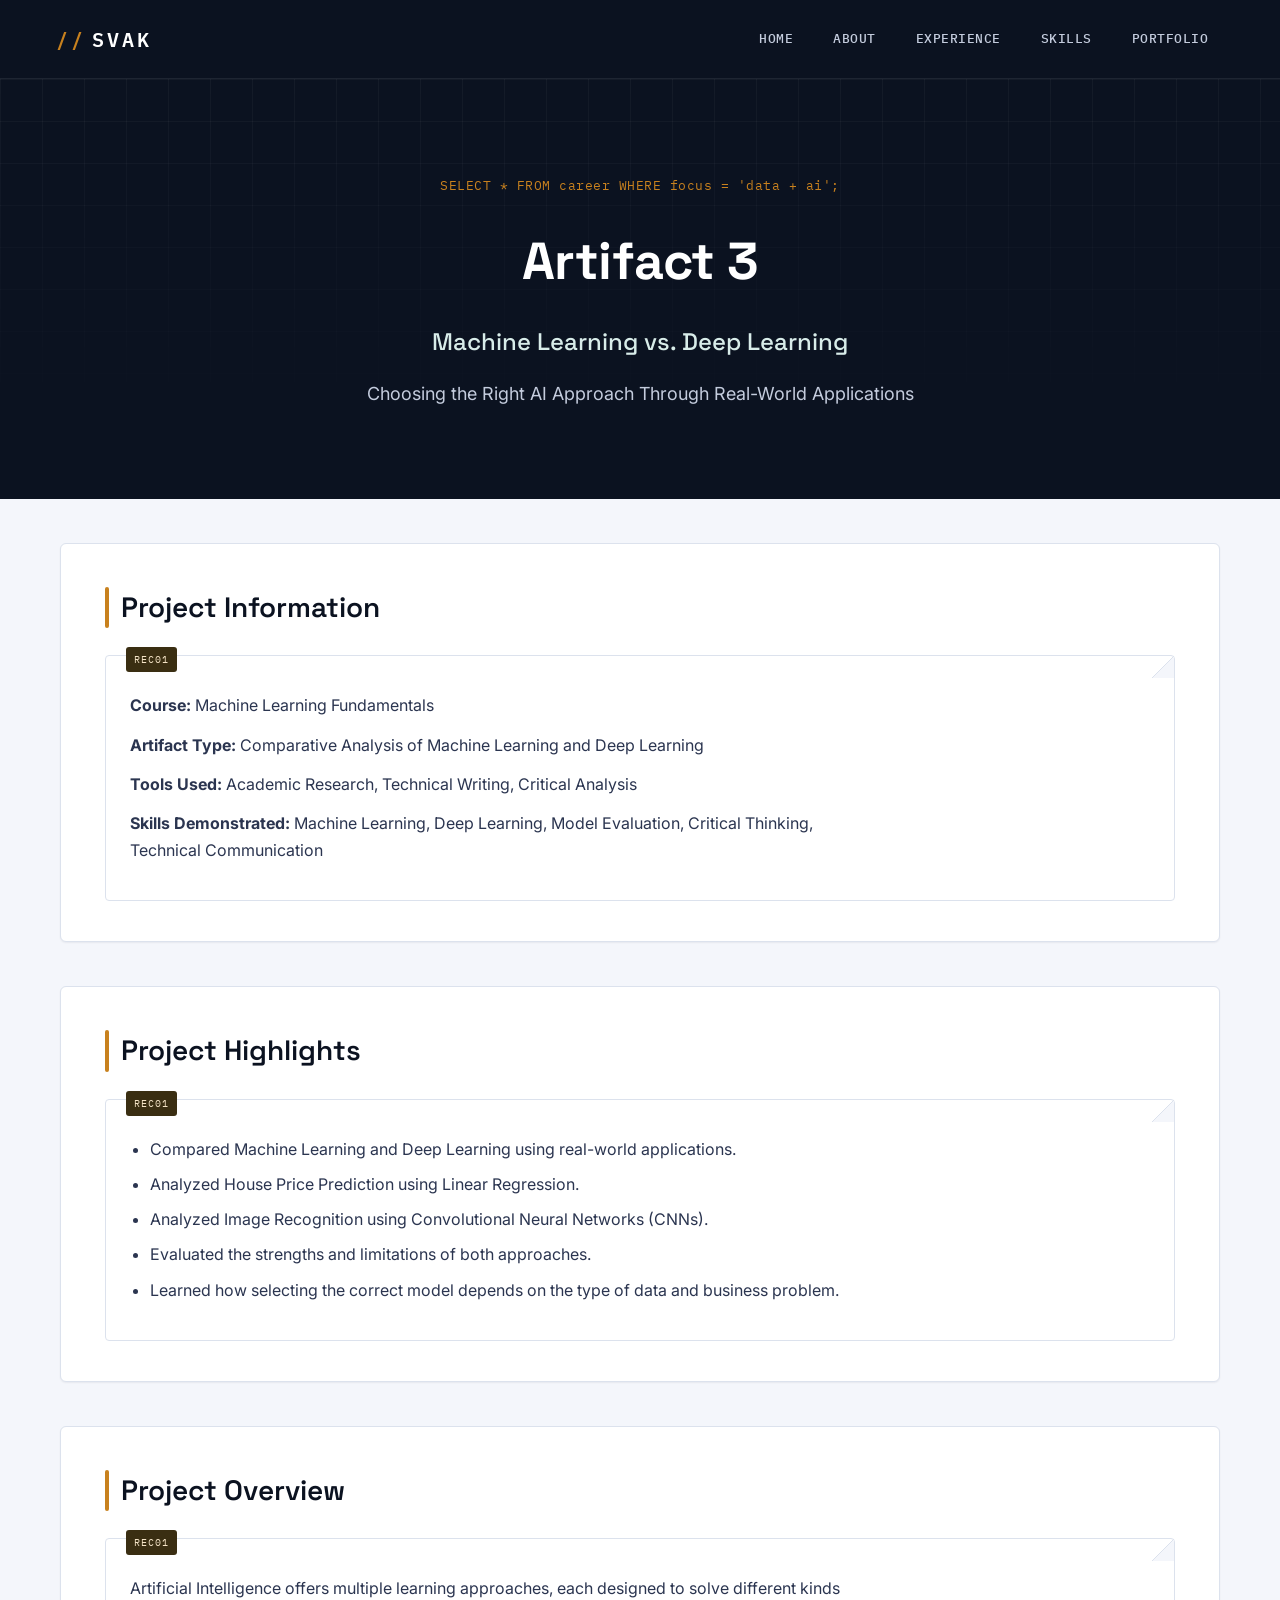
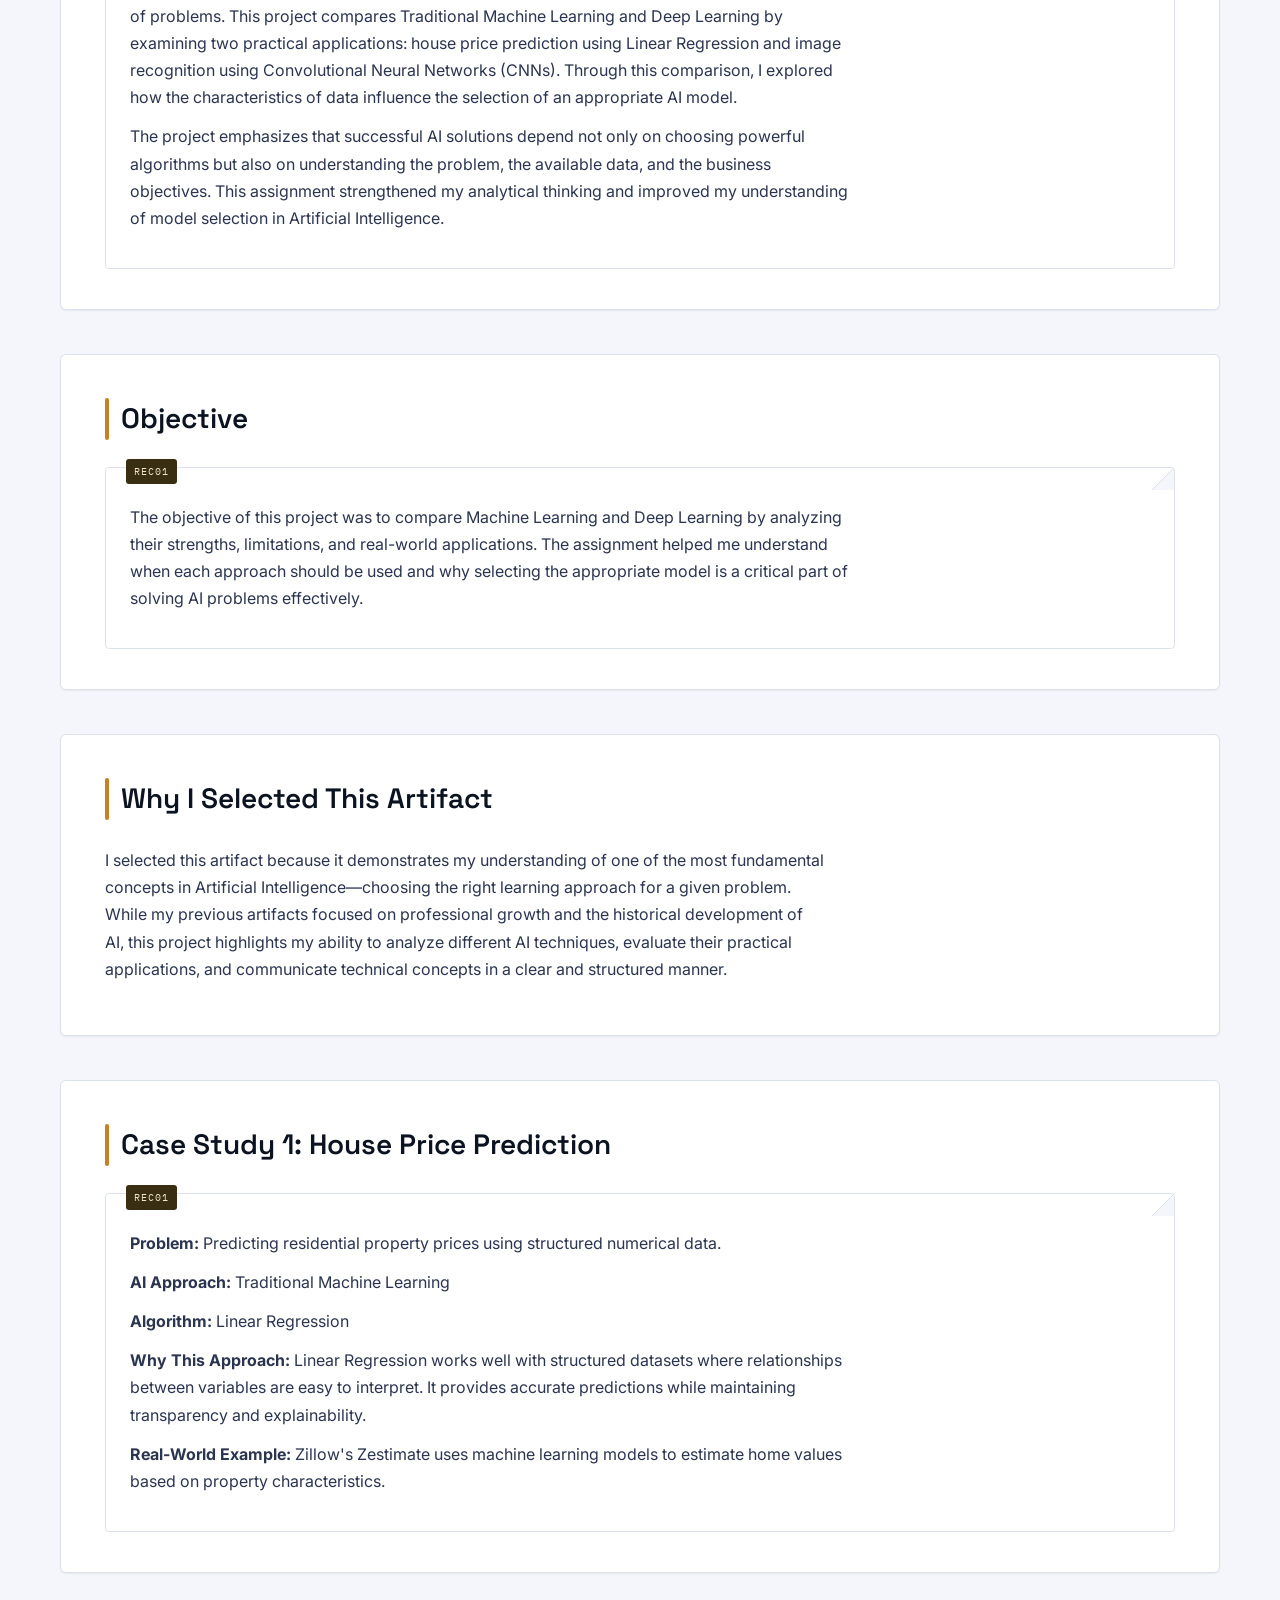
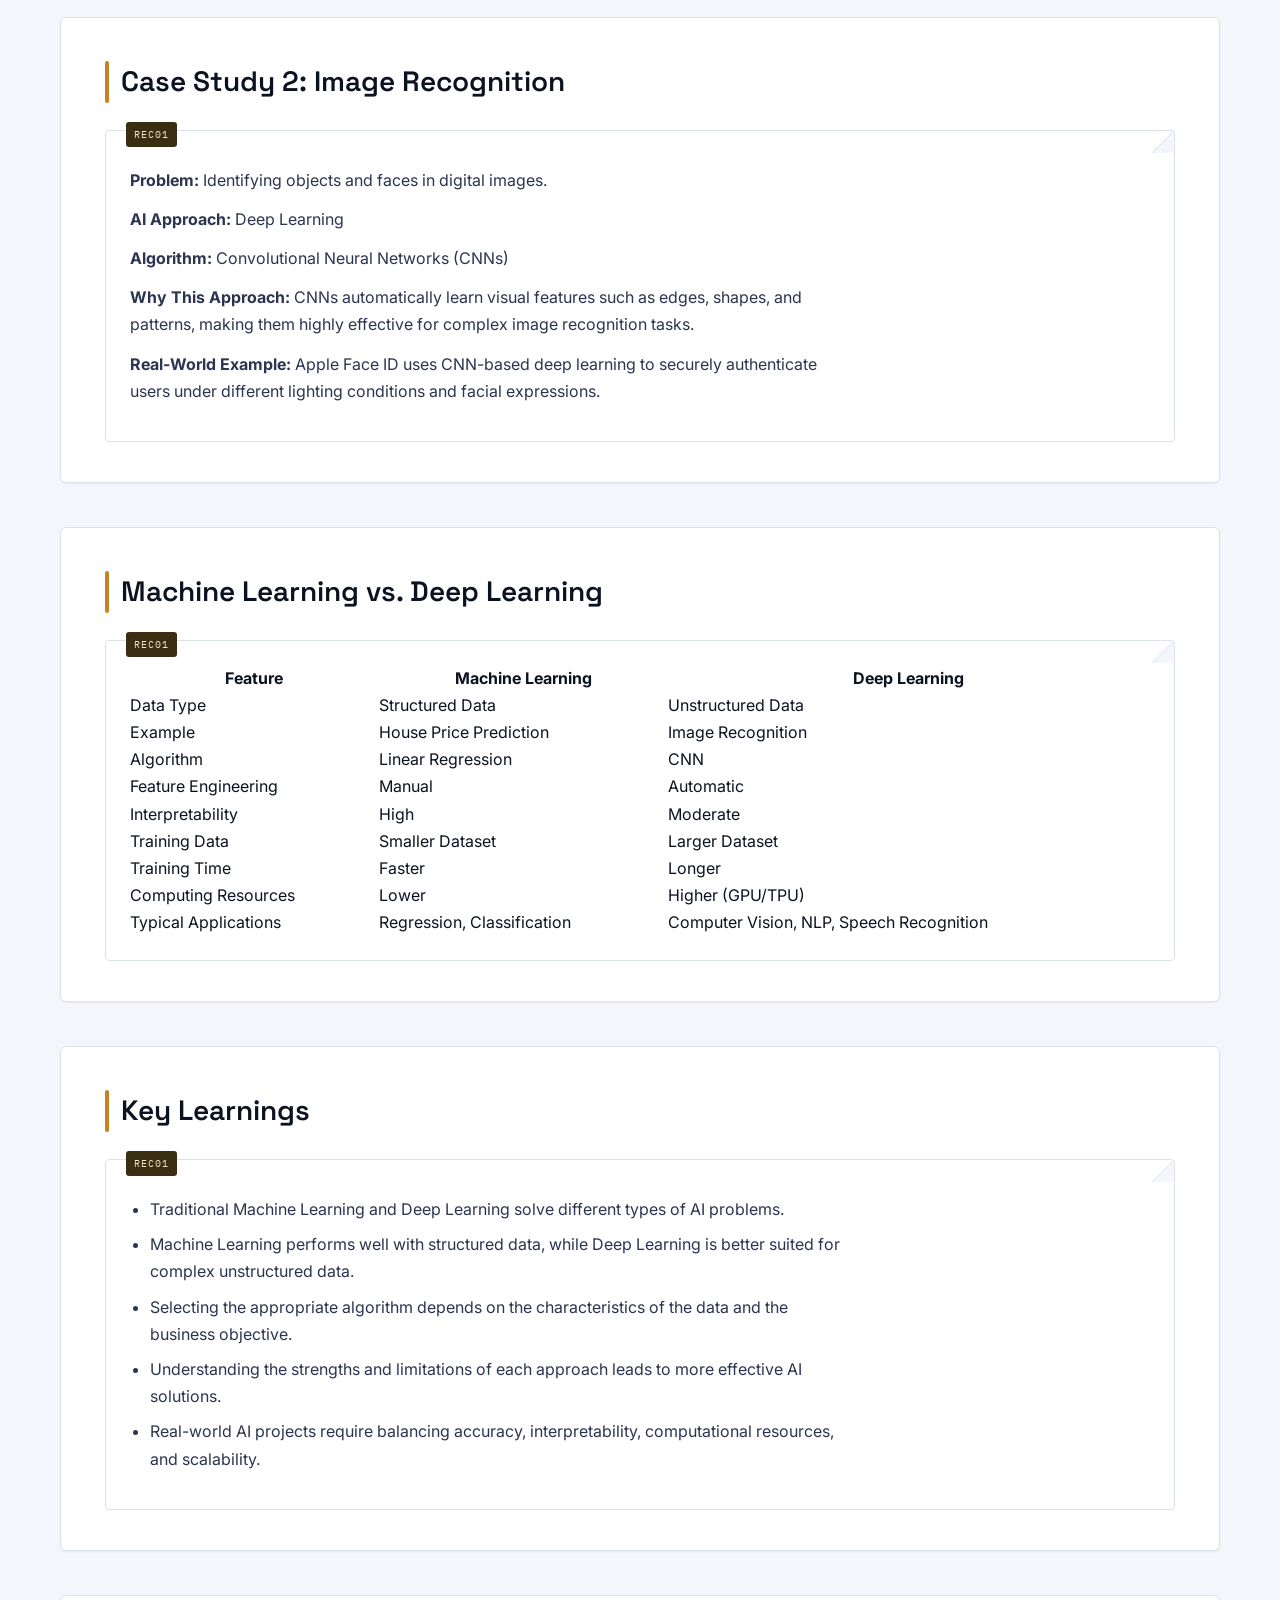
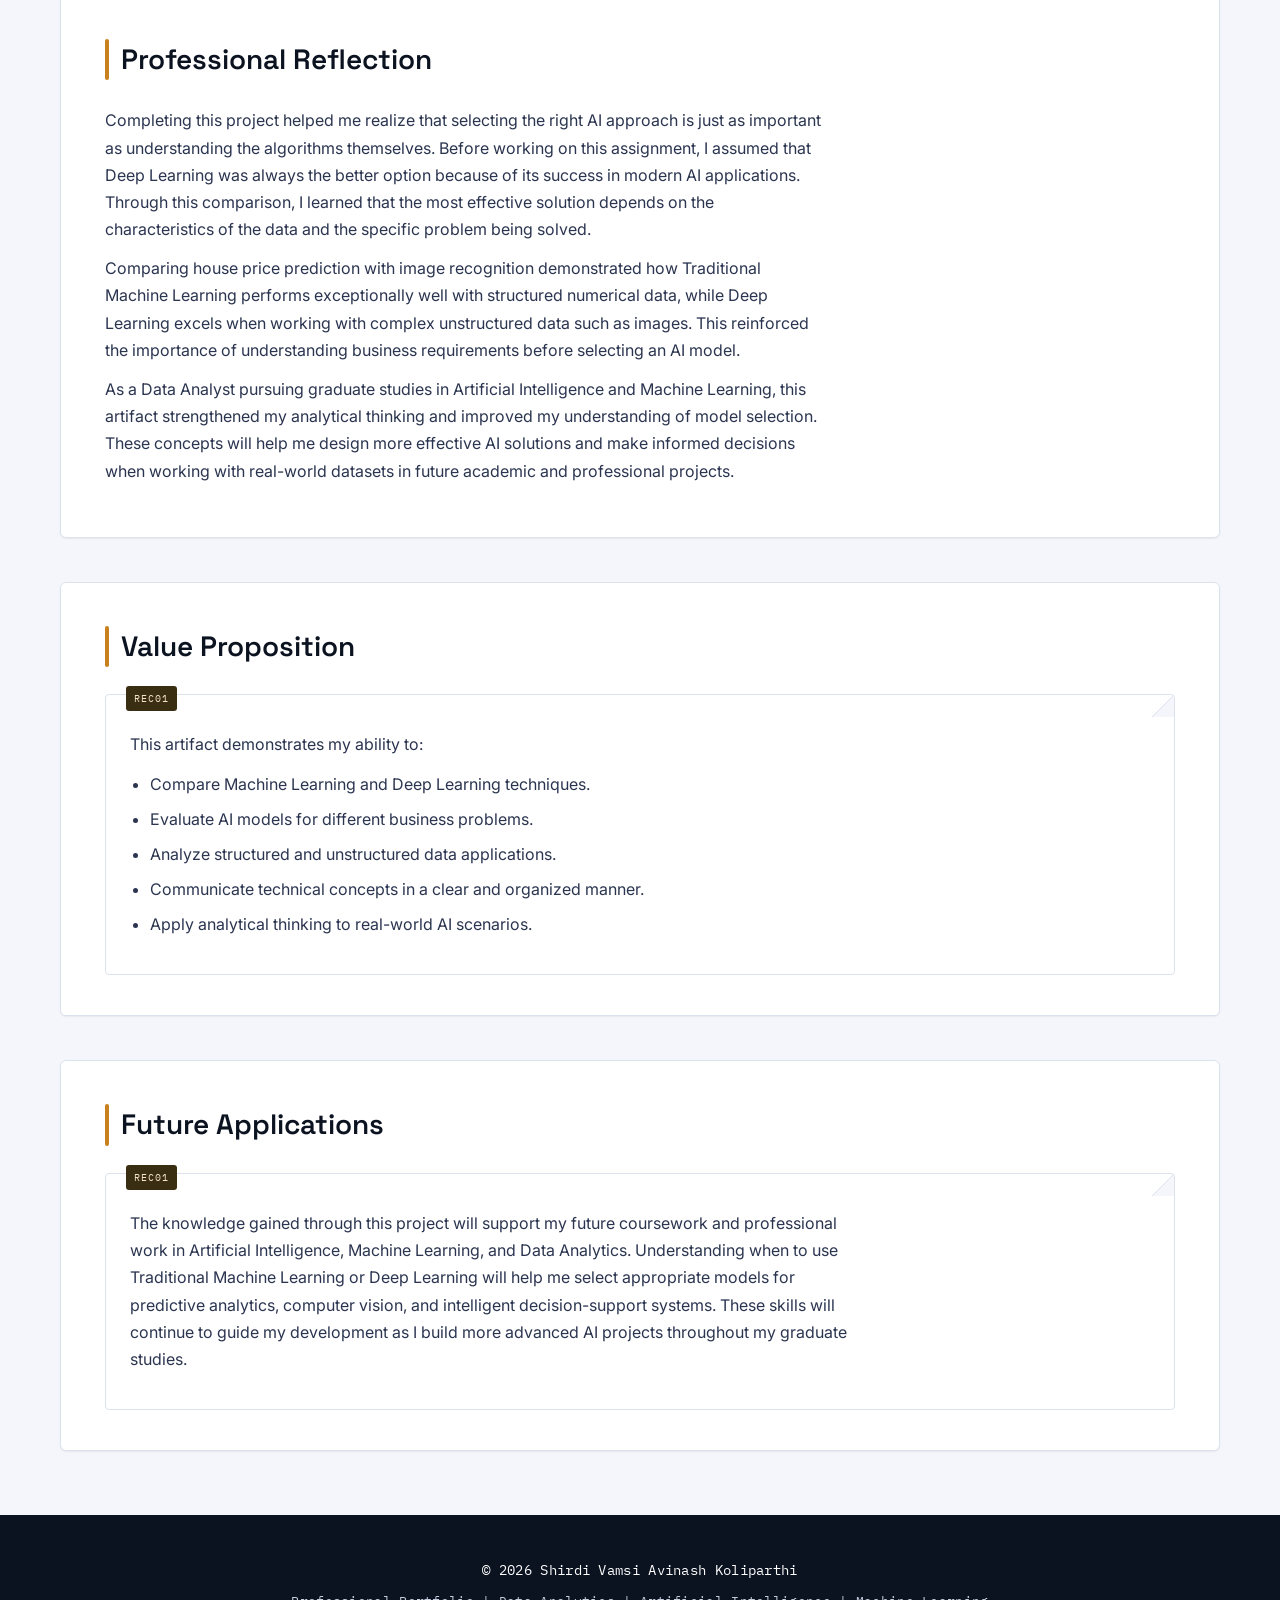
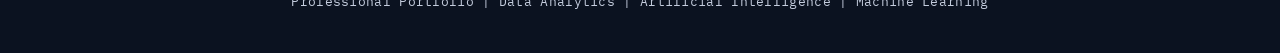
<file: Artifact3.html>
<!DOCTYPE html>
<html lang="en">

<head>

<meta charset="UTF-8">
<meta name="viewport" content="width=device-width, initial-scale=1.0">

<title>Artifact 3 | Machine Learning vs. Deep Learning</title>

<link rel="stylesheet" href="style.css">

</head>

<body>

<nav>

<div class="logo">

<a href="about.html#contact">SVAK</a>

</div>

<ul>

<li><a href="index.html">Home</a></li>

<li><a href="about.html">About</a></li>

<li><a href="experience.html">Experience</a></li>

<li><a href="skills.html">Skills</a></li>

<li><a href="portfolio.html">Portfolio</a></li>

</ul>

</nav>

<header class="page-header">

<h1>Artifact 3</h1>

<h2>Machine Learning vs. Deep Learning</h2>

<p>
Choosing the Right AI Approach Through Real-World Applications
</p>

</header>

<section>

<h2>Project Information</h2>

<div class="card">

<p><strong>Course:</strong> Machine Learning Fundamentals</p>

<p><strong>Artifact Type:</strong> Comparative Analysis of Machine Learning and Deep Learning</p>

<p><strong>Tools Used:</strong> Academic Research, Technical Writing, Critical Analysis</p>

<p><strong>Skills Demonstrated:</strong> Machine Learning, Deep Learning, Model Evaluation, Critical Thinking, Technical Communication</p>

</div>

</section>

<section>

<h2>Project Highlights</h2>

<div class="card">

<ul>

<li>Compared Machine Learning and Deep Learning using real-world applications.</li>

<li>Analyzed House Price Prediction using Linear Regression.</li>

<li>Analyzed Image Recognition using Convolutional Neural Networks (CNNs).</li>

<li>Evaluated the strengths and limitations of both approaches.</li>

<li>Learned how selecting the correct model depends on the type of data and business problem.</li>

</ul>

</div>

</section>

<section>

<h2>Project Overview</h2>

<div class="card">

<p>

Artificial Intelligence offers multiple learning approaches, each designed to solve different kinds of problems. This project compares Traditional Machine Learning and Deep Learning by examining two practical applications: house price prediction using Linear Regression and image recognition using Convolutional Neural Networks (CNNs). Through this comparison, I explored how the characteristics of data influence the selection of an appropriate AI model.

</p>

<p>

The project emphasizes that successful AI solutions depend not only on choosing powerful algorithms but also on understanding the problem, the available data, and the business objectives. This assignment strengthened my analytical thinking and improved my understanding of model selection in Artificial Intelligence.

</p>

</div>

</section>

<section>

<h2>Objective</h2>

<div class="card">

<p>

The objective of this project was to compare Machine Learning and Deep Learning by analyzing their strengths, limitations, and real-world applications. The assignment helped me understand when each approach should be used and why selecting the appropriate model is a critical part of solving AI problems effectively.

</p>

</div>

</section>

<section>

<h2>Why I Selected This Artifact</h2>

<p>

I selected this artifact because it demonstrates my understanding of one of the most fundamental concepts in Artificial Intelligence—choosing the right learning approach for a given problem. While my previous artifacts focused on professional growth and the historical development of AI, this project highlights my ability to analyze different AI techniques, evaluate their practical applications, and communicate technical concepts in a clear and structured manner.

</p>

</section>

<section>

<h2>Case Study 1: House Price Prediction</h2>

<div class="card">

<p><strong>Problem:</strong> Predicting residential property prices using structured numerical data.</p>

<p><strong>AI Approach:</strong> Traditional Machine Learning</p>

<p><strong>Algorithm:</strong> Linear Regression</p>

<p><strong>Why This Approach:</strong> Linear Regression works well with structured datasets where relationships between variables are easy to interpret. It provides accurate predictions while maintaining transparency and explainability.</p>

<p><strong>Real-World Example:</strong> Zillow's Zestimate uses machine learning models to estimate home values based on property characteristics.</p>

</div>

</section>

<section>

<h2>Case Study 2: Image Recognition</h2>

<div class="card">

<p><strong>Problem:</strong> Identifying objects and faces in digital images.</p>

<p><strong>AI Approach:</strong> Deep Learning</p>

<p><strong>Algorithm:</strong> Convolutional Neural Networks (CNNs)</p>

<p><strong>Why This Approach:</strong> CNNs automatically learn visual features such as edges, shapes, and patterns, making them highly effective for complex image recognition tasks.</p>

<p><strong>Real-World Example:</strong> Apple Face ID uses CNN-based deep learning to securely authenticate users under different lighting conditions and facial expressions.</p>

</div>

</section>

<section>

<h2>Machine Learning vs. Deep Learning</h2>

<div class="card">

<table style="width:100%; border-collapse:collapse;">

<tr>
<th>Feature</th>
<th>Machine Learning</th>
<th>Deep Learning</th>
</tr>

<tr>
<td>Data Type</td>
<td>Structured Data</td>
<td>Unstructured Data</td>
</tr>

<tr>
<td>Example</td>
<td>House Price Prediction</td>
<td>Image Recognition</td>
</tr>

<tr>
<td>Algorithm</td>
<td>Linear Regression</td>
<td>CNN</td>
</tr>

<tr>
<td>Feature Engineering</td>
<td>Manual</td>
<td>Automatic</td>
</tr>

<tr>
<td>Interpretability</td>
<td>High</td>
<td>Moderate</td>
</tr>

<tr>
<td>Training Data</td>
<td>Smaller Dataset</td>
<td>Larger Dataset</td>
</tr>

<tr>
    <td>Training Time</td>
    <td>Faster</td>
    <td>Longer</td>
</tr>

<tr>
    <td>Computing Resources</td>
    <td>Lower</td>
    <td>Higher (GPU/TPU)</td>
</tr>

<tr>
    <td>Typical Applications</td>
    <td>Regression, Classification</td>
    <td>Computer Vision, NLP, Speech Recognition</td>
</tr>

</table>

</div>

</section>

<section>

<h2>Key Learnings</h2>

<div class="card">

<ul>

<li>Traditional Machine Learning and Deep Learning solve different types of AI problems.</li>

<li>Machine Learning performs well with structured data, while Deep Learning is better suited for complex unstructured data.</li>

<li>Selecting the appropriate algorithm depends on the characteristics of the data and the business objective.</li>

<li>Understanding the strengths and limitations of each approach leads to more effective AI solutions.</li>

<li>Real-world AI projects require balancing accuracy, interpretability, computational resources, and scalability.</li>

</ul>

</div>

</section>

<section>

<h2>Professional Reflection</h2>

<p>

Completing this project helped me realize that selecting the right AI approach is just as important as understanding the algorithms themselves. Before working on this assignment, I assumed that Deep Learning was always the better option because of its success in modern AI applications. Through this comparison, I learned that the most effective solution depends on the characteristics of the data and the specific problem being solved.

</p>

<p>

Comparing house price prediction with image recognition demonstrated how Traditional Machine Learning performs exceptionally well with structured numerical data, while Deep Learning excels when working with complex unstructured data such as images. This reinforced the importance of understanding business requirements before selecting an AI model.

</p>

<p>

As a Data Analyst pursuing graduate studies in Artificial Intelligence and Machine Learning, this artifact strengthened my analytical thinking and improved my understanding of model selection. These concepts will help me design more effective AI solutions and make informed decisions when working with real-world datasets in future academic and professional projects.

</p>

</section>

<section>

<h2>Value Proposition</h2>

<div class="card">

<p>This artifact demonstrates my ability to:</p>

<ul>

<li>Compare Machine Learning and Deep Learning techniques.</li>

<li>Evaluate AI models for different business problems.</li>

<li>Analyze structured and unstructured data applications.</li>

<li>Communicate technical concepts in a clear and organized manner.</li>

<li>Apply analytical thinking to real-world AI scenarios.</li>

</ul>

</div>

</section>

<section>

<h2>Future Applications</h2>

<div class="card">

<p>

The knowledge gained through this project will support my future coursework and professional work in Artificial Intelligence, Machine Learning, and Data Analytics. Understanding when to use Traditional Machine Learning or Deep Learning will help me select appropriate models for predictive analytics, computer vision, and intelligent decision-support systems. These skills will continue to guide my development as I build more advanced AI projects throughout my graduate studies.

</p>

</div>

</section>

<footer>

<p>

© 2026 Shirdi Vamsi Avinash Koliparthi

</p>

<p>

Professional Portfolio | Data Analytics | Artificial Intelligence | Machine Learning

</p>

</footer>

</body>

</html>
</file>
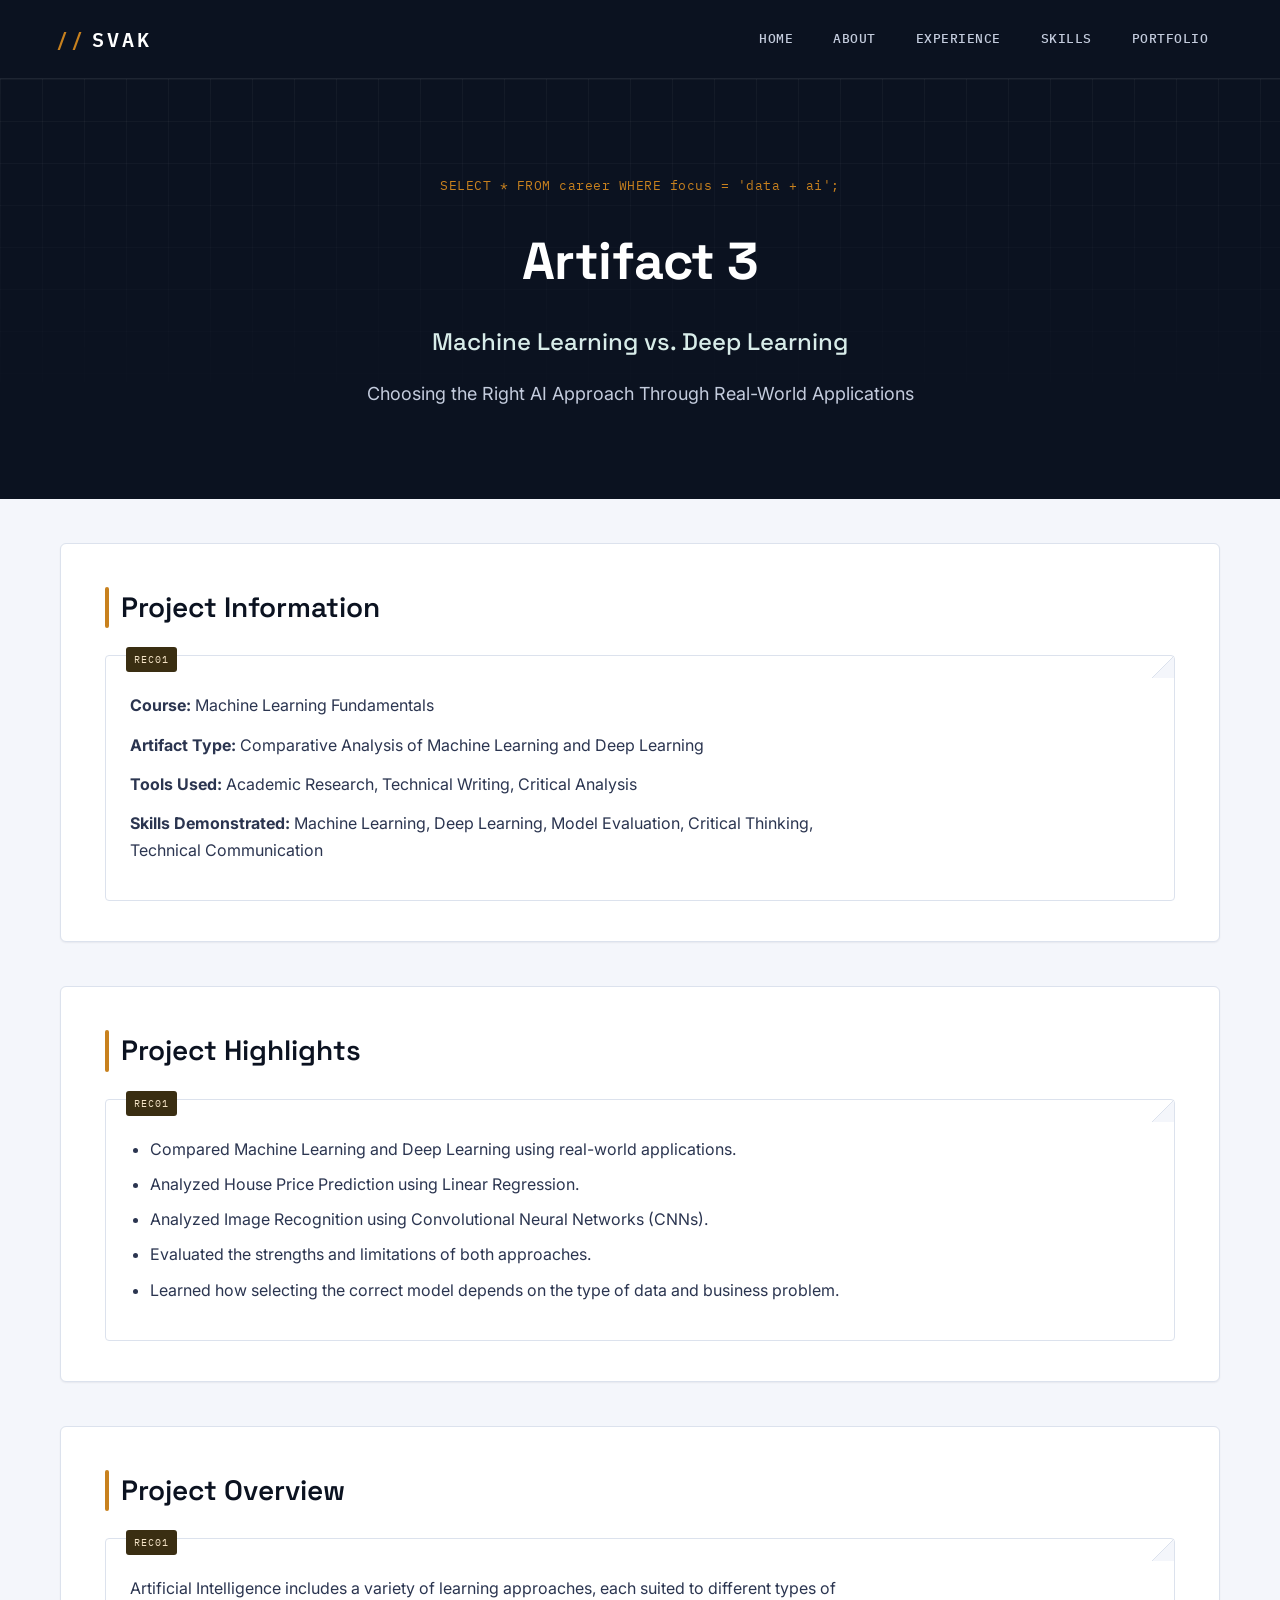
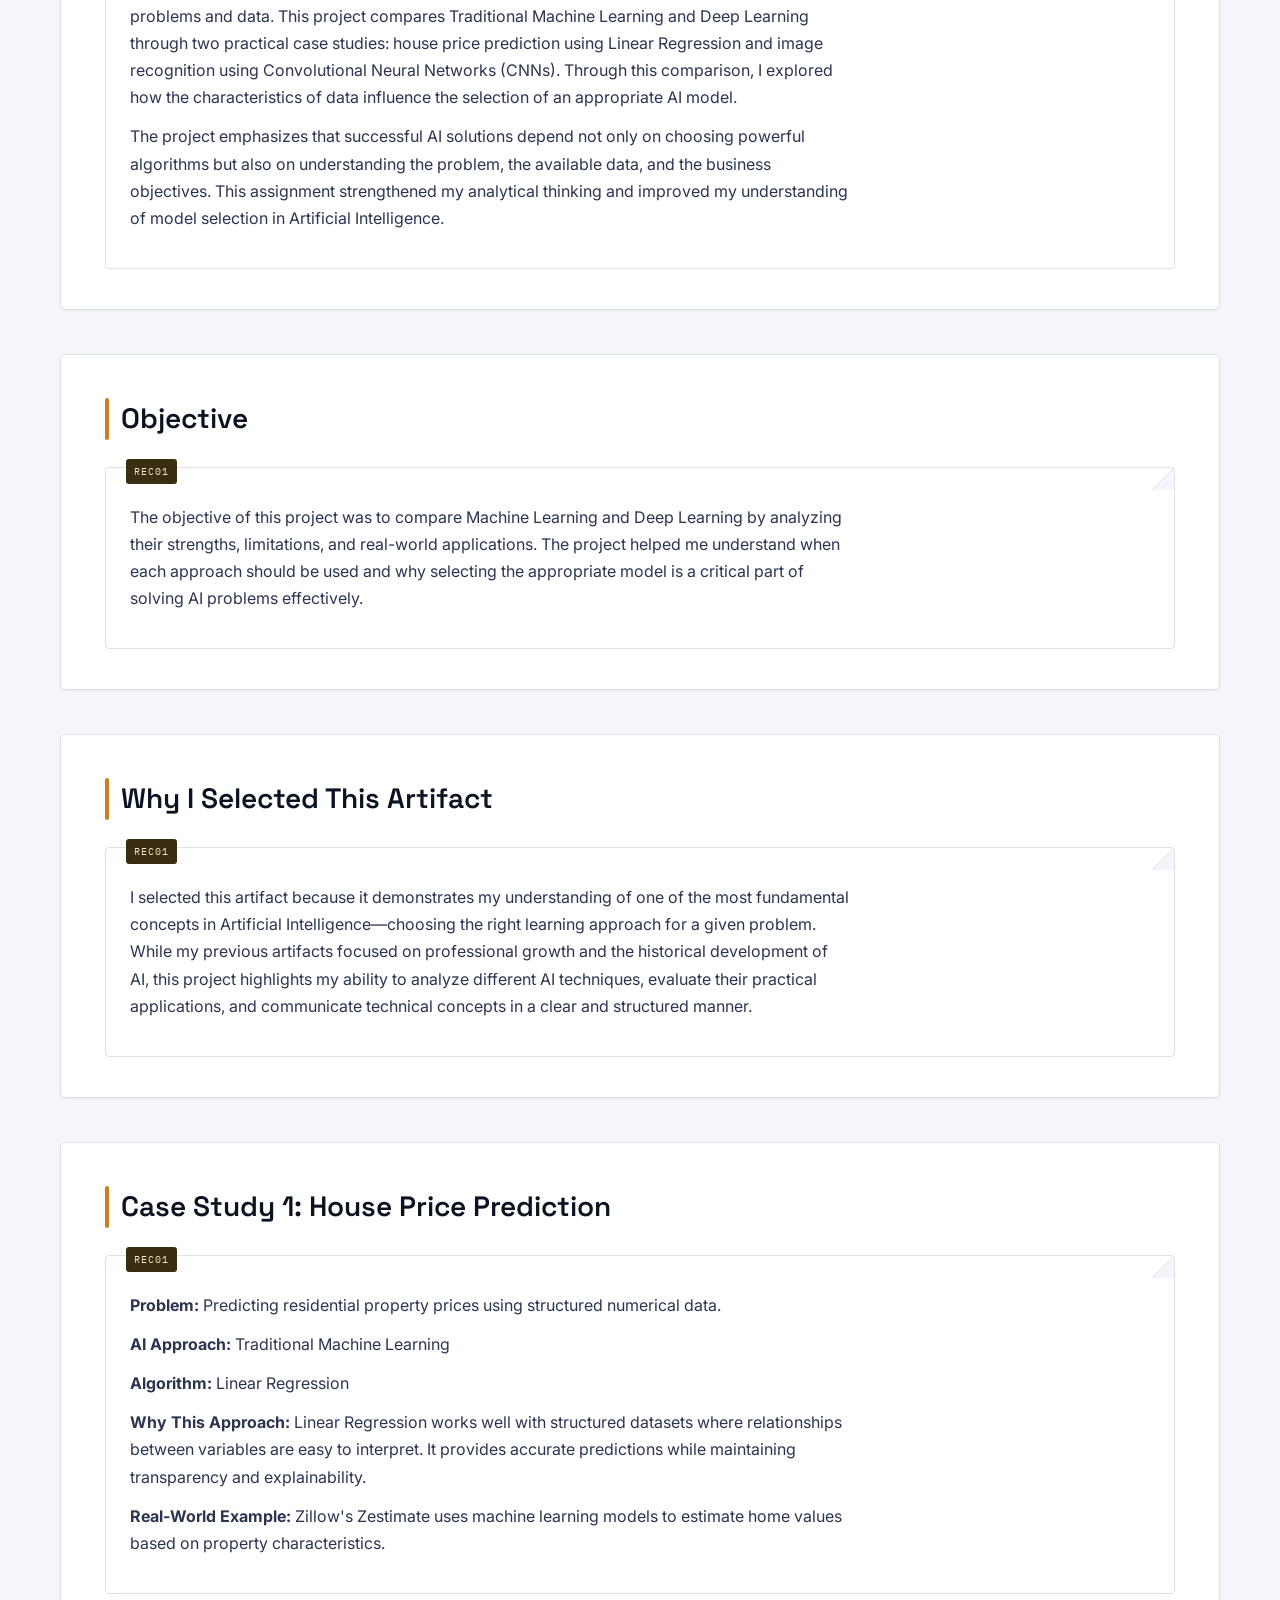
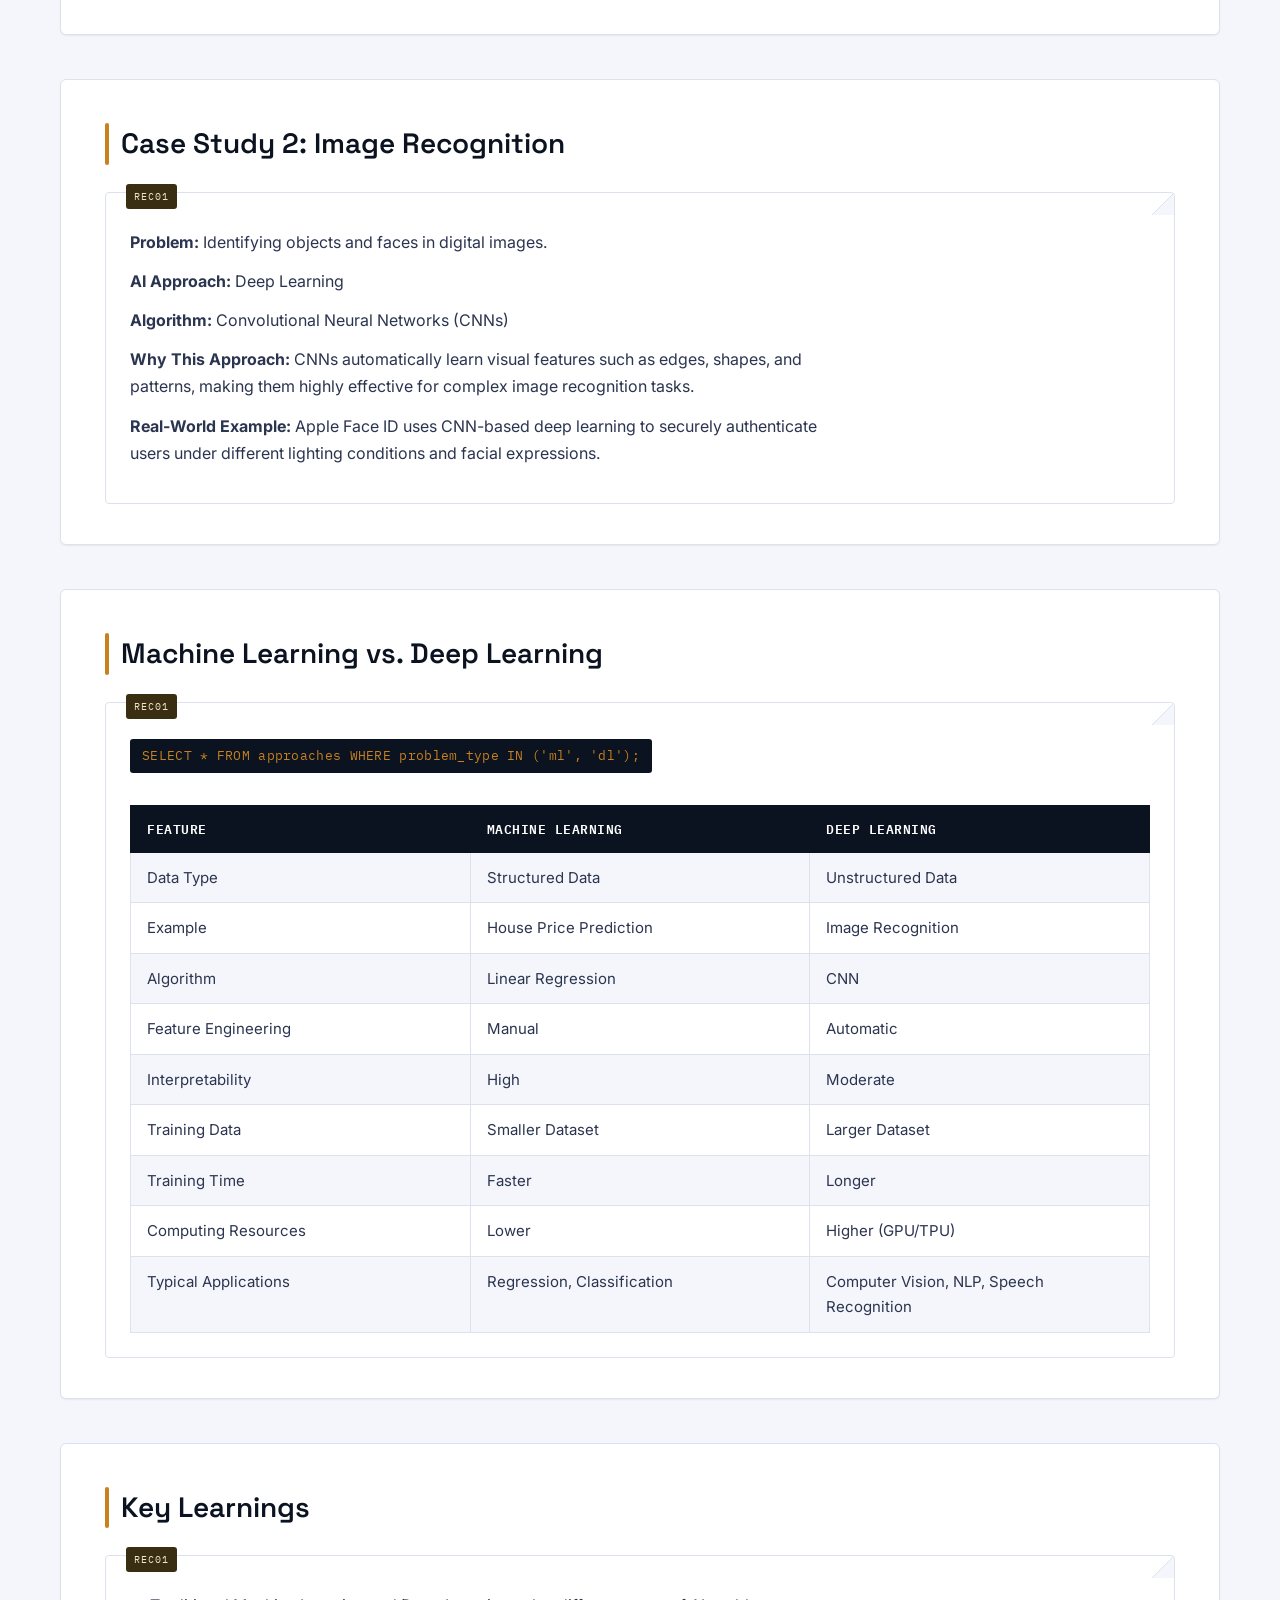
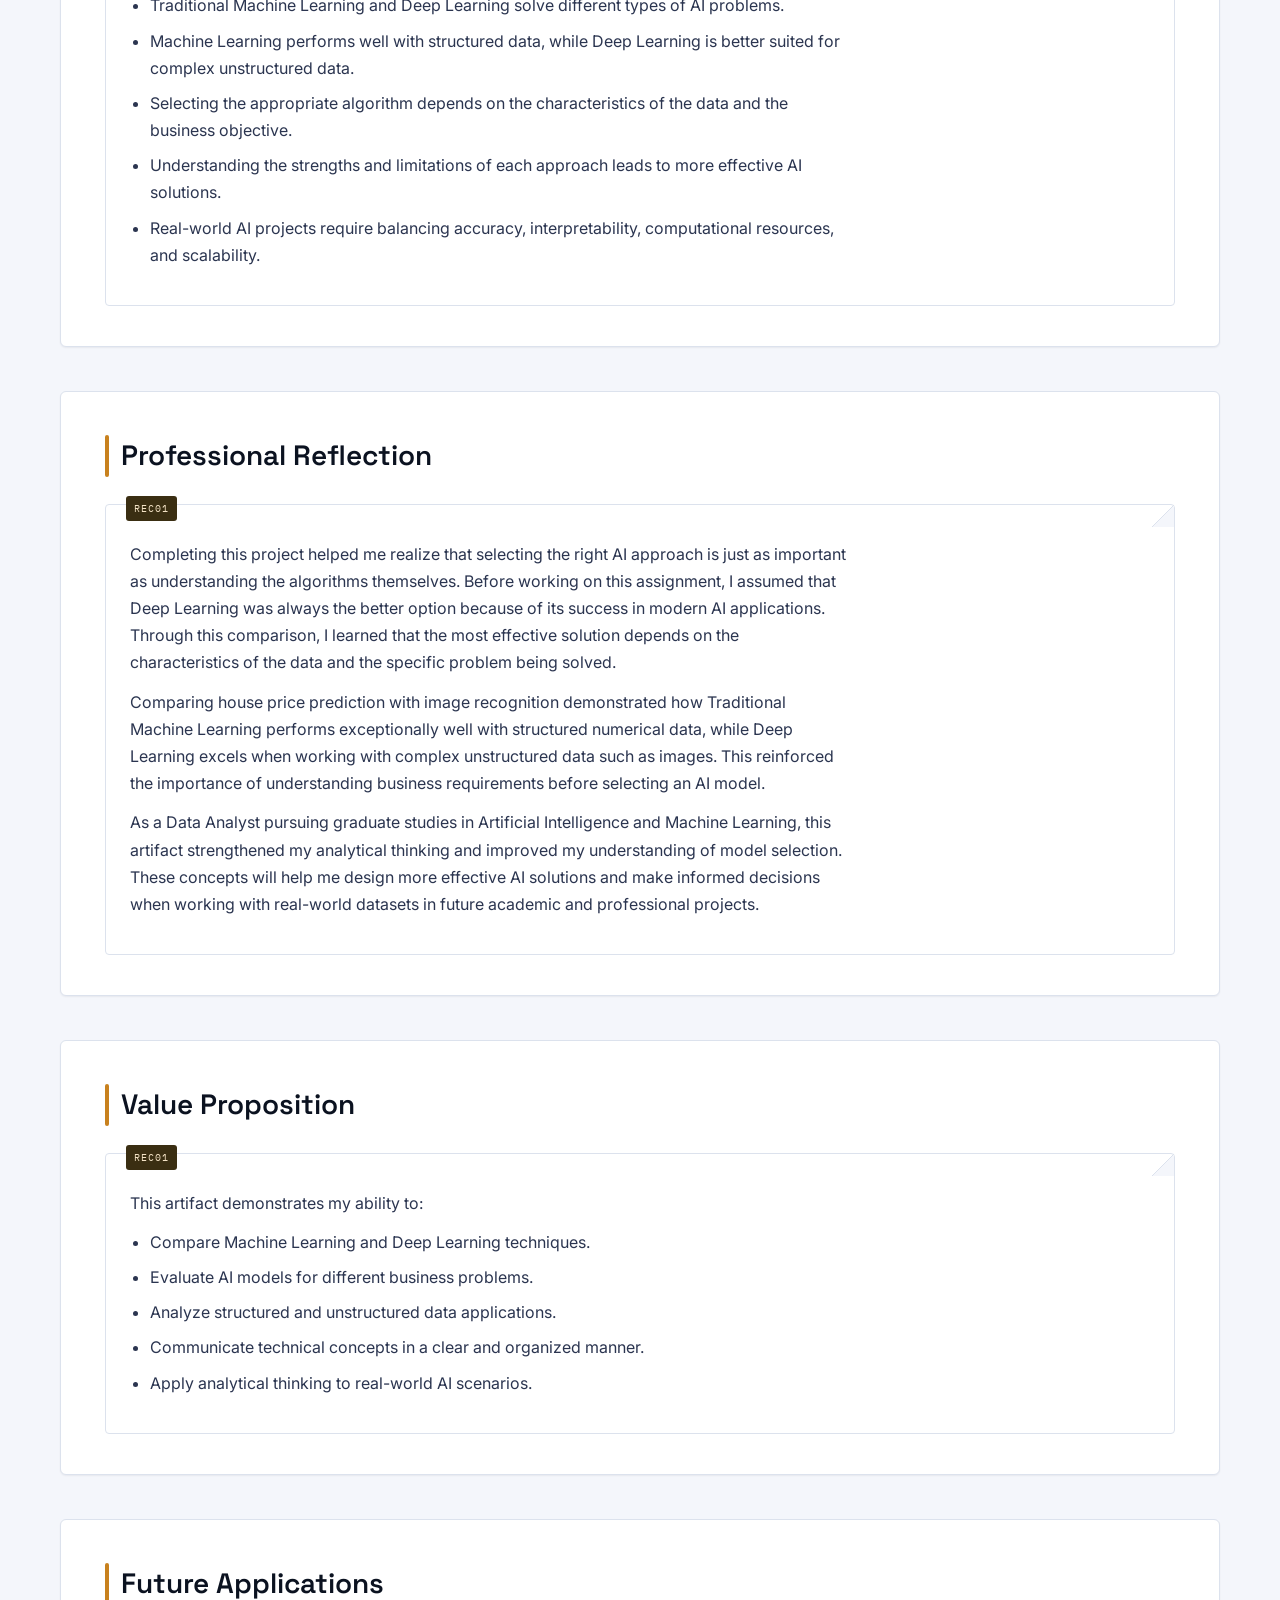
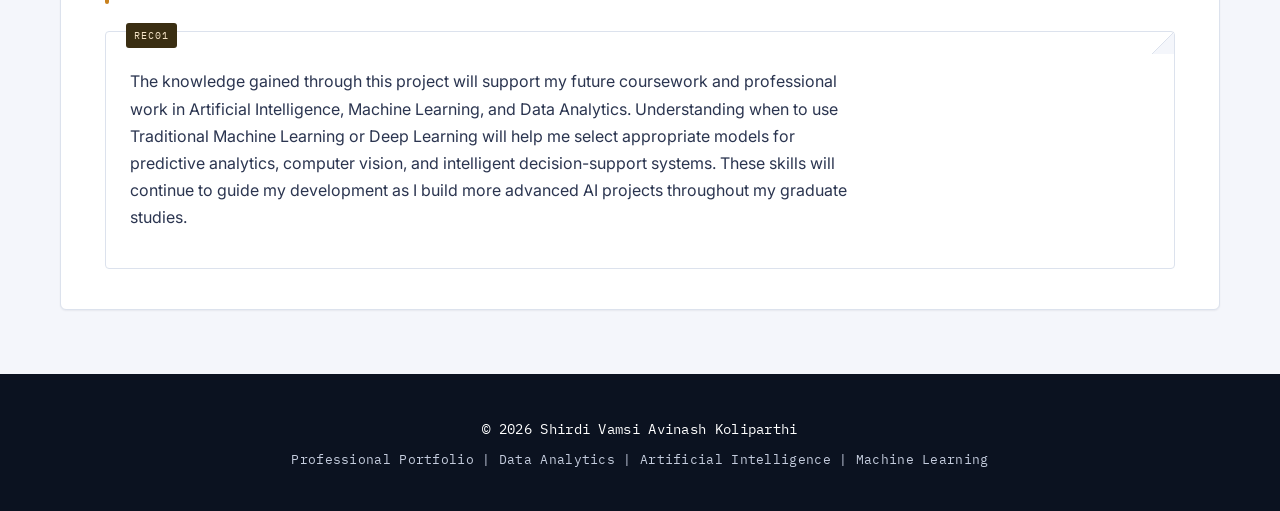
<file: artifact3.html>
<!DOCTYPE html>
<html lang="en">

<head>

<meta charset="UTF-8">
<meta name="viewport" content="width=device-width, initial-scale=1.0">

<title>Artifact 3 | Machine Learning vs. Deep Learning</title>

<link rel="stylesheet" href="style.css">

</head>

<body>

<nav>

<div class="logo">

<a href="index.html">SVAK</a>

</div>

<ul>

<li><a href="index.html">Home</a></li>

<li><a href="about.html">About</a></li>

<li><a href="experience.html">Experience</a></li>

<li><a href="skills.html">Skills</a></li>

<li><a href="portfolio.html">Portfolio</a></li>

</ul>

</nav>

<header class="page-header">

<h1>Artifact 3</h1>

<h2>Machine Learning vs. Deep Learning</h2>

<p>
Choosing the Right AI Approach Through Real-World Applications
</p>

</header>

<section>

<h2>Project Information</h2>

<div class="card reveal">

<p><strong>Course:</strong> Machine Learning Fundamentals</p>

<p><strong>Artifact Type:</strong> Comparative Analysis of Machine Learning and Deep Learning</p>

<p><strong>Tools Used:</strong> Academic Research, Technical Writing, Critical Analysis</p>

<p><strong>Skills Demonstrated:</strong> Machine Learning, Deep Learning, Model Evaluation, Critical Thinking, Technical Communication</p>

</div>

</section>

<section>

<h2>Project Highlights</h2>

<div class="card reveal">

<ul>

<li>Compared Machine Learning and Deep Learning using real-world applications.</li>

<li>Analyzed House Price Prediction using Linear Regression.</li>

<li>Analyzed Image Recognition using Convolutional Neural Networks (CNNs).</li>

<li>Evaluated the strengths and limitations of both approaches.</li>

<li>Learned how selecting the correct model depends on the type of data and business problem.</li>

</ul>

</div>

</section>

<section>

<h2>Project Overview</h2>

<div class="card reveal">

<p>

Artificial Intelligence includes a variety of learning approaches, each suited to different types of problems and data. This project compares Traditional Machine Learning and Deep Learning through two practical case studies: house price prediction using Linear Regression and image recognition using Convolutional Neural Networks (CNNs). Through this comparison, I explored how the characteristics of data influence the selection of an appropriate AI model.

</p>

<p>

The project emphasizes that successful AI solutions depend not only on choosing powerful algorithms but also on understanding the problem, the available data, and the business objectives. This assignment strengthened my analytical thinking and improved my understanding of model selection in Artificial Intelligence.

</p>

</div>

</section>

<section>

<h2>Objective</h2>

<div class="card reveal">

<p>

The objective of this project was to compare Machine Learning and Deep Learning by analyzing their strengths, limitations, and real-world applications. The project helped me understand when each approach should be used and why selecting the appropriate model is a critical part of solving AI problems effectively.

</p>

</div>

</section>

<section>

<h2>Why I Selected This Artifact</h2>

<div class="card reveal">

<p>

I selected this artifact because it demonstrates my understanding of one of the most fundamental concepts in Artificial Intelligence—choosing the right learning approach for a given problem. While my previous artifacts focused on professional growth and the historical development of AI, this project highlights my ability to analyze different AI techniques, evaluate their practical applications, and communicate technical concepts in a clear and structured manner.

</p>

</div>

</section>

<section>

<h2>Case Study 1: House Price Prediction</h2>

<div class="card reveal">

<p><strong>Problem:</strong> Predicting residential property prices using structured numerical data.</p>

<p><strong>AI Approach:</strong> Traditional Machine Learning</p>

<p><strong>Algorithm:</strong> Linear Regression</p>

<p><strong>Why This Approach:</strong> Linear Regression works well with structured datasets where relationships between variables are easy to interpret. It provides accurate predictions while maintaining transparency and explainability.</p>

<p><strong>Real-World Example:</strong> Zillow's Zestimate uses machine learning models to estimate home values based on property characteristics.</p>

</div>

</section>

<section>

<h2>Case Study 2: Image Recognition</h2>

<div class="card reveal">

<p><strong>Problem:</strong> Identifying objects and faces in digital images.</p>

<p><strong>AI Approach:</strong> Deep Learning</p>

<p><strong>Algorithm:</strong> Convolutional Neural Networks (CNNs)</p>

<p><strong>Why This Approach:</strong> CNNs automatically learn visual features such as edges, shapes, and patterns, making them highly effective for complex image recognition tasks.</p>

<p><strong>Real-World Example:</strong> Apple Face ID uses CNN-based deep learning to securely authenticate users under different lighting conditions and facial expressions.</p>

</div>

</section>

<section>

<h2>Machine Learning vs. Deep Learning</h2>

<div class="card reveal">

<p class="query-caption">SELECT * FROM approaches WHERE problem_type IN ('ml', 'dl');</p>

<table class="comparison-table">

<tr>
<th>Feature</th>
<th>Machine Learning</th>
<th>Deep Learning</th>
</tr>

<tr>
<td>Data Type</td>
<td>Structured Data</td>
<td>Unstructured Data</td>
</tr>

<tr>
<td>Example</td>
<td>House Price Prediction</td>
<td>Image Recognition</td>
</tr>

<tr>
<td>Algorithm</td>
<td>Linear Regression</td>
<td>CNN</td>
</tr>

<tr>
<td>Feature Engineering</td>
<td>Manual</td>
<td>Automatic</td>
</tr>

<tr>
<td>Interpretability</td>
<td>High</td>
<td>Moderate</td>
</tr>

<tr>
<td>Training Data</td>
<td>Smaller Dataset</td>
<td>Larger Dataset</td>
</tr>

<tr>
    <td>Training Time</td>
    <td>Faster</td>
    <td>Longer</td>
</tr>

<tr>
    <td>Computing Resources</td>
    <td>Lower</td>
    <td>Higher (GPU/TPU)</td>
</tr>

<tr>
    <td>Typical Applications</td>
    <td>Regression, Classification</td>
    <td>Computer Vision, NLP, Speech Recognition</td>
</tr>

</table>

</div>

</section>

<section>

<h2>Key Learnings</h2>

<div class="card reveal">

<ul>

<li>Traditional Machine Learning and Deep Learning solve different types of AI problems.</li>

<li>Machine Learning performs well with structured data, while Deep Learning is better suited for complex unstructured data.</li>

<li>Selecting the appropriate algorithm depends on the characteristics of the data and the business objective.</li>

<li>Understanding the strengths and limitations of each approach leads to more effective AI solutions.</li>

<li>Real-world AI projects require balancing accuracy, interpretability, computational resources, and scalability.</li>

</ul>

</div>

</section>

<section>

<h2>Professional Reflection</h2>

<div class="card reveal">

<p>

Completing this project helped me realize that selecting the right AI approach is just as important as understanding the algorithms themselves. Before working on this assignment, I assumed that Deep Learning was always the better option because of its success in modern AI applications. Through this comparison, I learned that the most effective solution depends on the characteristics of the data and the specific problem being solved.

</p>

<p>

Comparing house price prediction with image recognition demonstrated how Traditional Machine Learning performs exceptionally well with structured numerical data, while Deep Learning excels when working with complex unstructured data such as images. This reinforced the importance of understanding business requirements before selecting an AI model.

</p>

<p>

As a Data Analyst pursuing graduate studies in Artificial Intelligence and Machine Learning, this artifact strengthened my analytical thinking and improved my understanding of model selection. These concepts will help me design more effective AI solutions and make informed decisions when working with real-world datasets in future academic and professional projects.

</p>

</div>

</section>

<section>

<h2>Value Proposition</h2>

<div class="card reveal">

<p>This artifact demonstrates my ability to:</p>

<ul>

<li>Compare Machine Learning and Deep Learning techniques.</li>

<li>Evaluate AI models for different business problems.</li>

<li>Analyze structured and unstructured data applications.</li>

<li>Communicate technical concepts in a clear and organized manner.</li>

<li>Apply analytical thinking to real-world AI scenarios.</li>

</ul>

</div>

</section>

<section>

<h2>Future Applications</h2>

<div class="card reveal">

<p>

The knowledge gained through this project will support my future coursework and professional work in Artificial Intelligence, Machine Learning, and Data Analytics. Understanding when to use Traditional Machine Learning or Deep Learning will help me select appropriate models for predictive analytics, computer vision, and intelligent decision-support systems. These skills will continue to guide my development as I build more advanced AI projects throughout my graduate studies.

</p>

</div>

</section>

<footer>

<p>

© 2026 Shirdi Vamsi Avinash Koliparthi

</p>

<p>

Professional Portfolio | Data Analytics | Artificial Intelligence | Machine Learning

</p>

</footer>

<script src="script.js" defer></script>

</body>

</html>
</file>
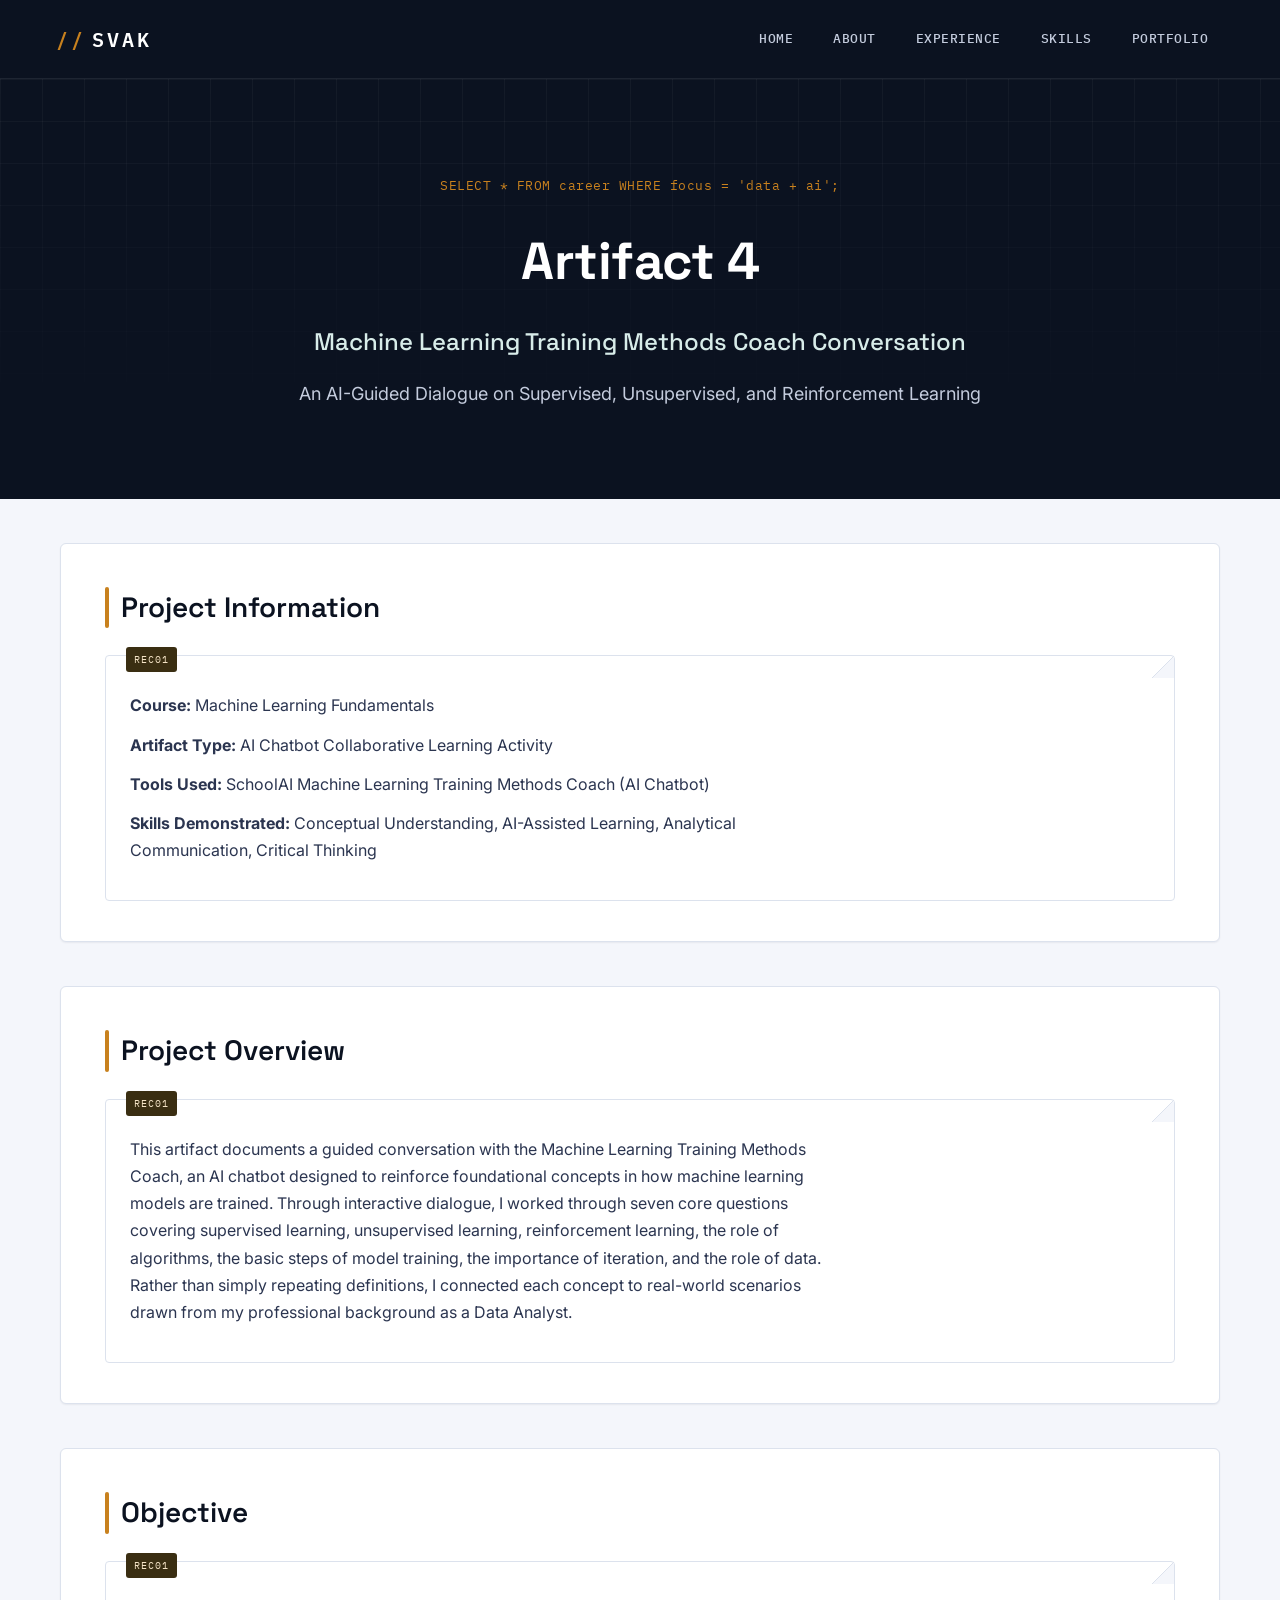
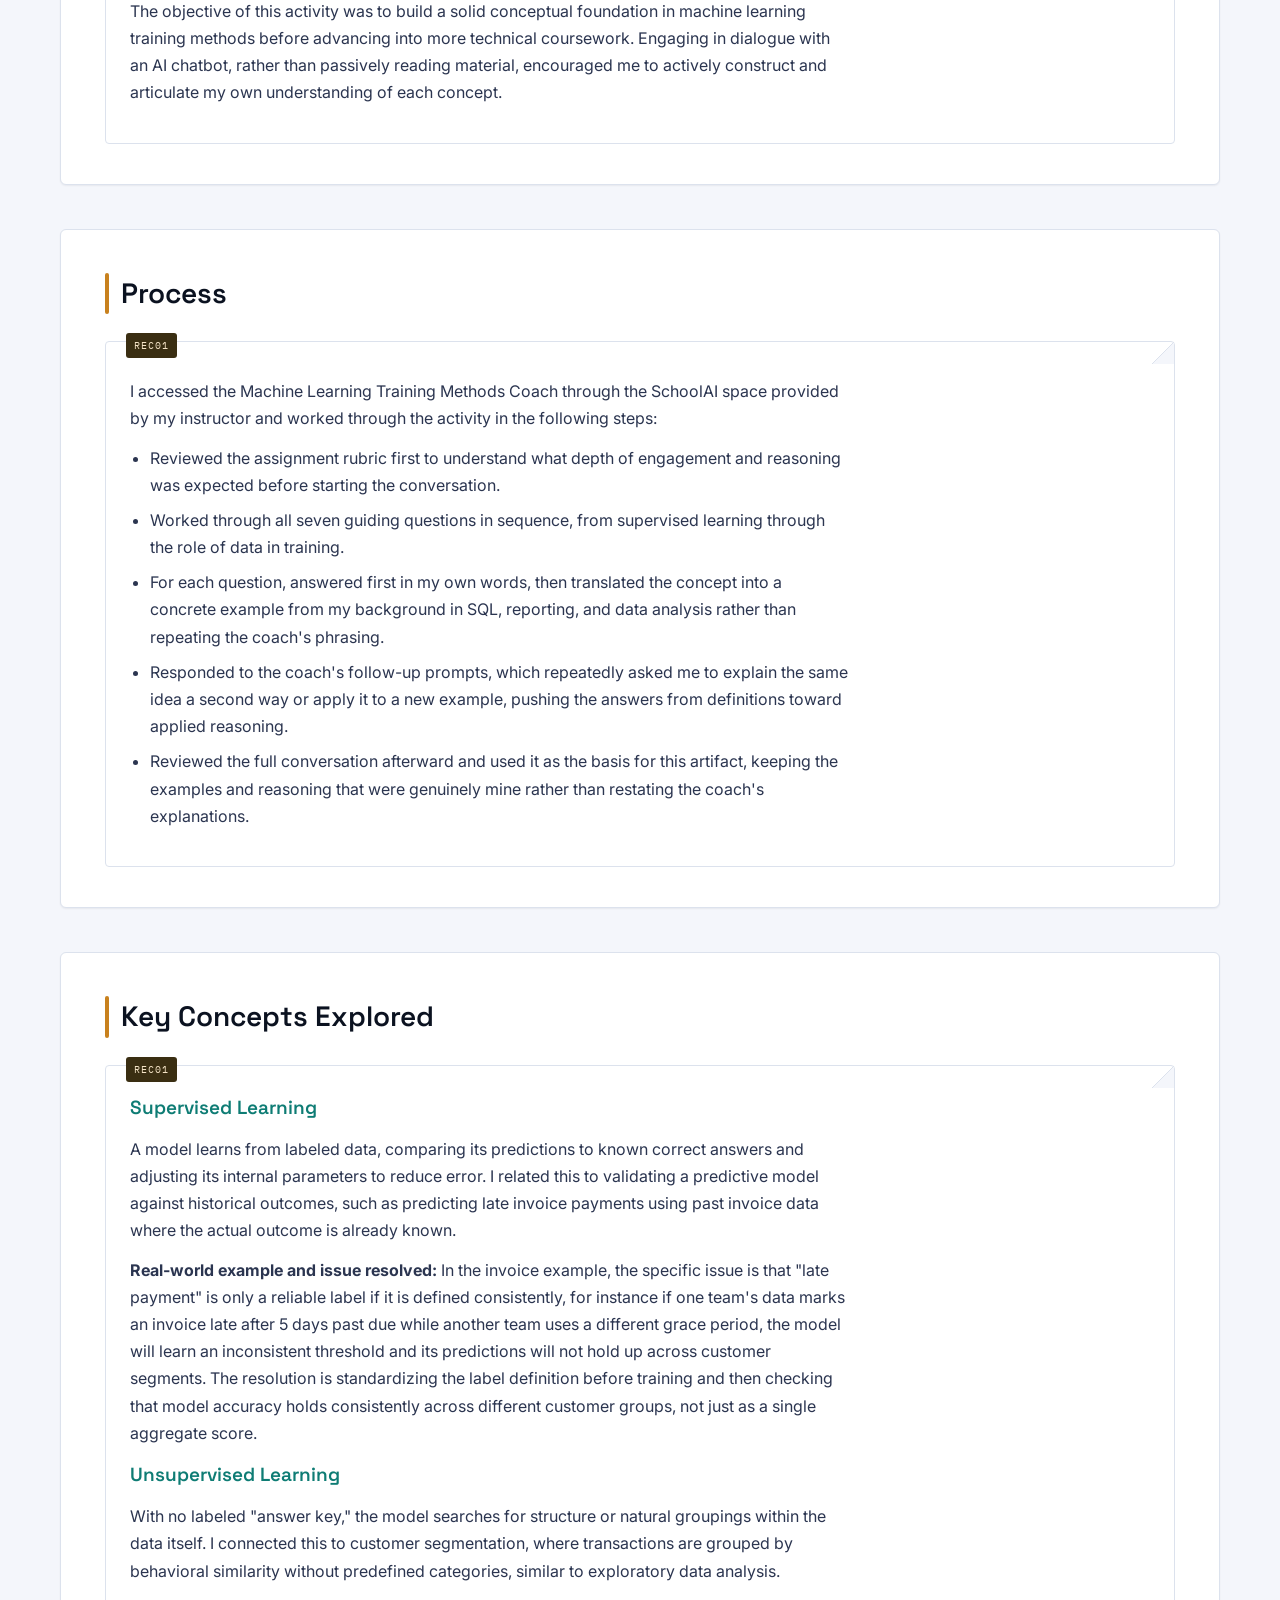
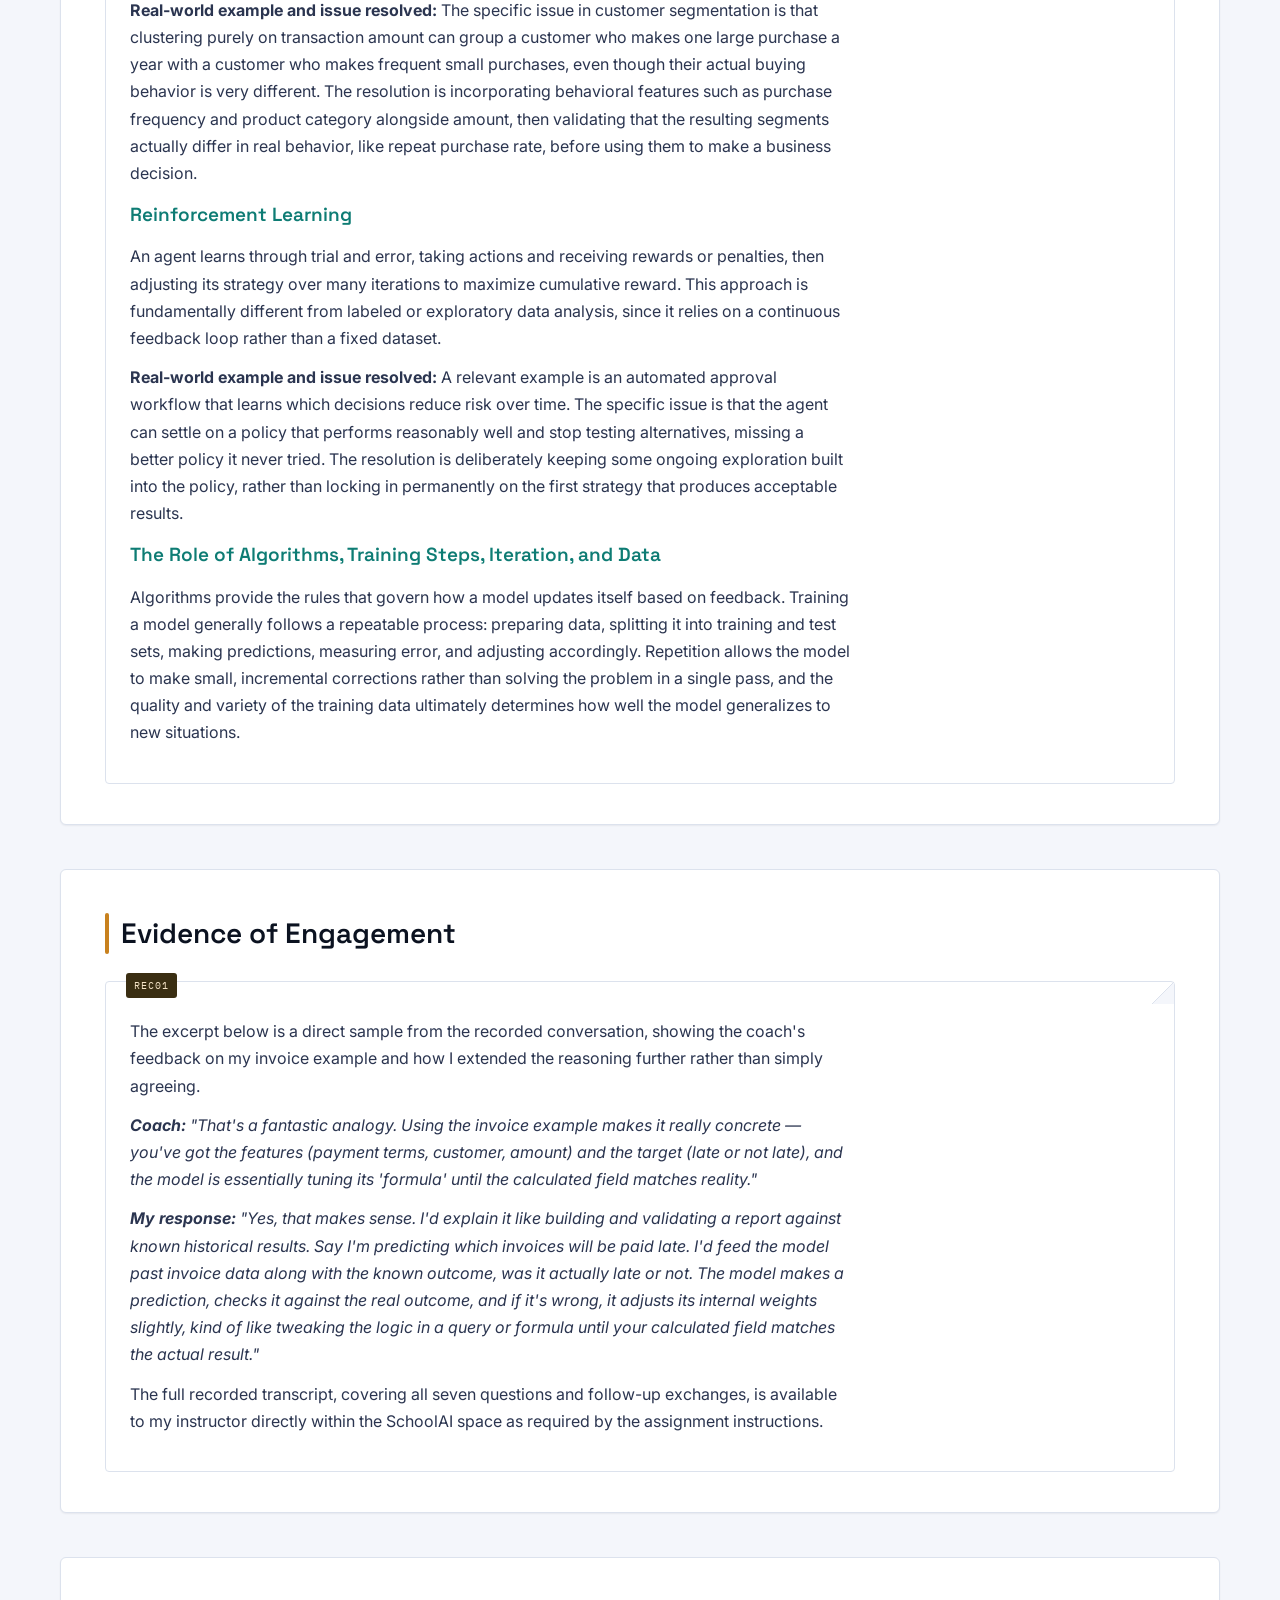
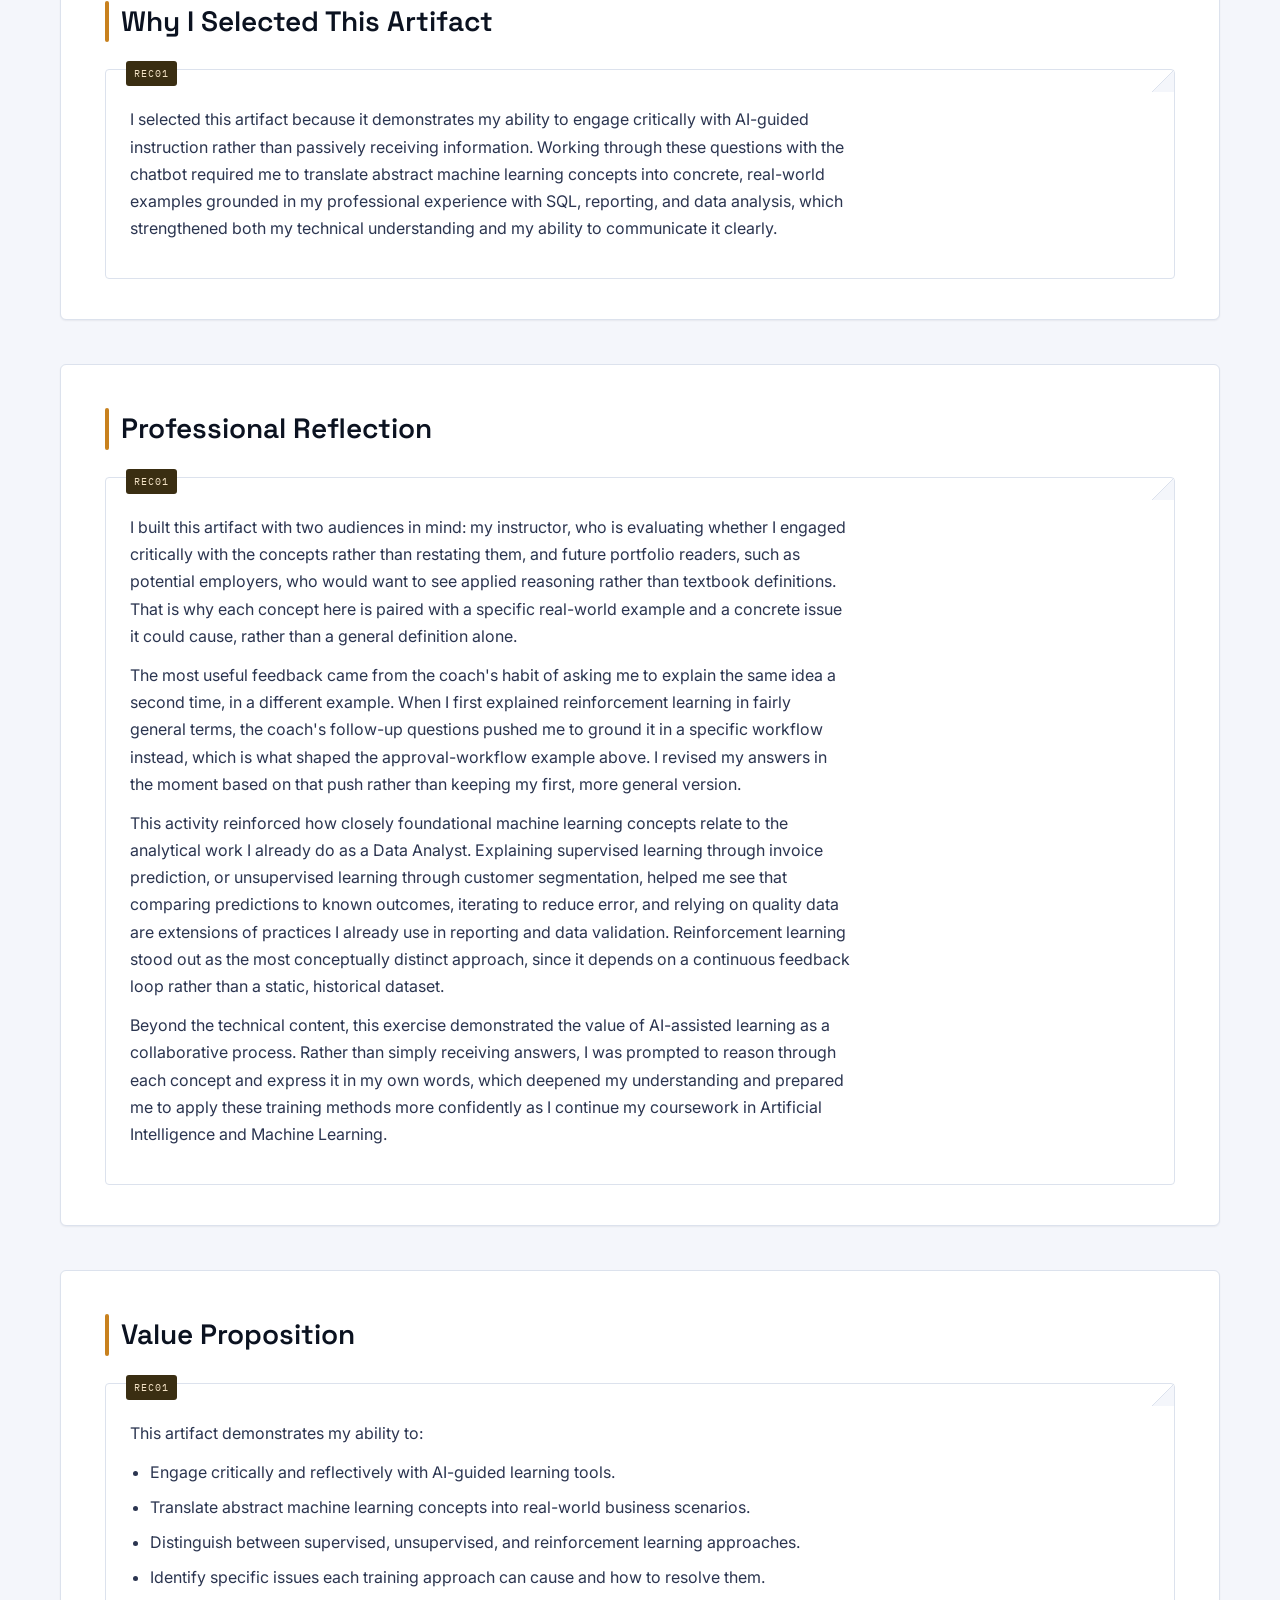
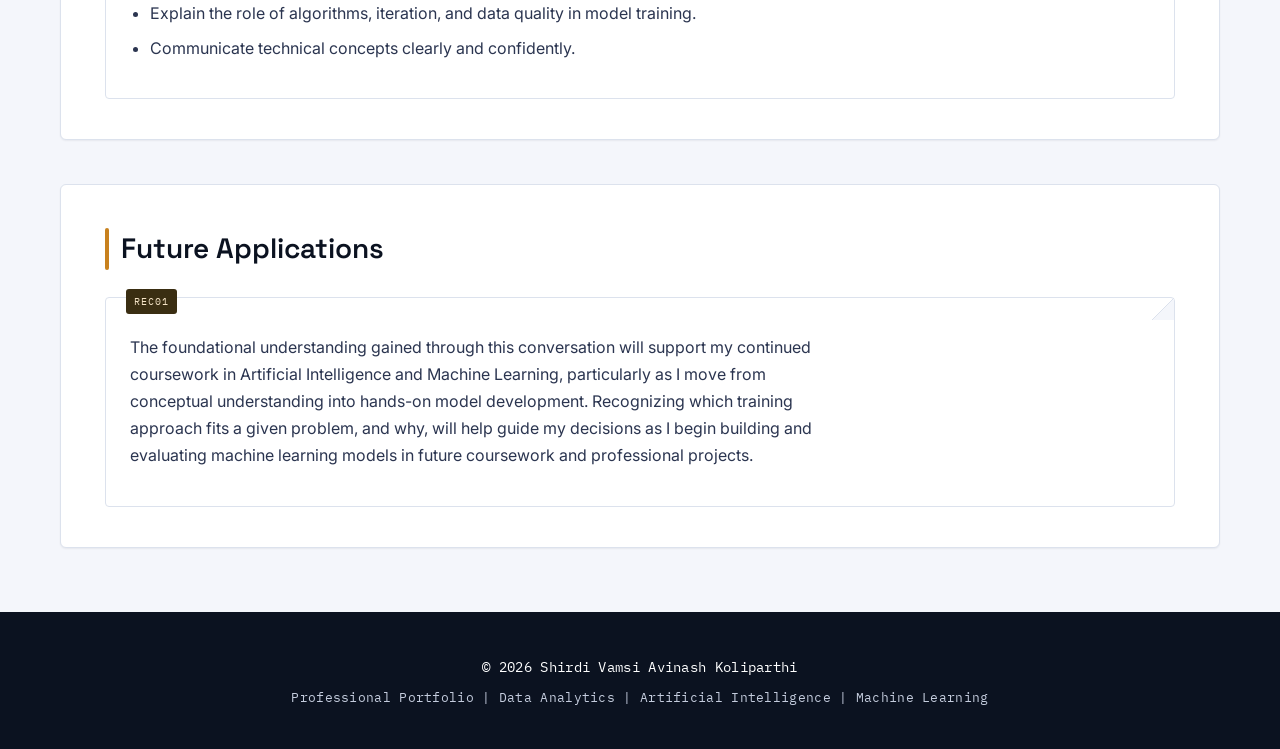
<file: artifact4.html>
<!DOCTYPE html>
<html lang="en">

<head>

<meta charset="UTF-8">
<meta name="viewport" content="width=device-width, initial-scale=1.0">

<title>Artifact 4 | Machine Learning Training Methods Coach Conversation</title>

<link rel="stylesheet" href="style.css">

</head>

<body>

<nav>

<div class="logo">

<a href="index.html">SVAK</a>

</div>

<ul>

<li><a href="index.html">Home</a></li>

<li><a href="about.html">About</a></li>

<li><a href="experience.html">Experience</a></li>

<li><a href="skills.html">Skills</a></li>

<li><a href="portfolio.html">Portfolio</a></li>

</ul>

</nav>

<header class="page-header">

<h1>Artifact 4</h1>

<h2>Machine Learning Training Methods Coach Conversation</h2>

<p>

An AI-Guided Dialogue on Supervised, Unsupervised, and Reinforcement Learning

</p>

</header>

<section>

<h2>Project Information</h2>

<div class="card reveal">

<p><strong>Course:</strong> Machine Learning Fundamentals</p>

<p><strong>Artifact Type:</strong> AI Chatbot Collaborative Learning Activity</p>

<p><strong>Tools Used:</strong> SchoolAI Machine Learning Training Methods Coach (AI Chatbot)</p>

<p><strong>Skills Demonstrated:</strong> Conceptual Understanding, AI-Assisted Learning, Analytical Communication, Critical Thinking</p>

</div>

</section>

<section>

<h2>Project Overview</h2>


<div class="card reveal">
<p>

This artifact documents a guided conversation with the Machine Learning Training Methods Coach, an AI chatbot designed to reinforce foundational concepts in how machine learning models are trained. Through interactive dialogue, I worked through seven core questions covering supervised learning, unsupervised learning, reinforcement learning, the role of algorithms, the basic steps of model training, the importance of iteration, and the role of data. Rather than simply repeating definitions, I connected each concept to real-world scenarios drawn from my professional background as a Data Analyst.

</p>
</div>

</section>

<section>

<h2>Objective</h2>


<div class="card reveal">
<p>

The objective of this activity was to build a solid conceptual foundation in machine learning training methods before advancing into more technical coursework. Engaging in dialogue with an AI chatbot, rather than passively reading material, encouraged me to actively construct and articulate my own understanding of each concept.

</p>
</div>

</section>

<section>

<h2>Process</h2>

<div class="card reveal">

<p>

I accessed the Machine Learning Training Methods Coach through the SchoolAI space provided by my instructor and worked through the activity in the following steps:

</p>

<ul>

<li>Reviewed the assignment rubric first to understand what depth of engagement and reasoning was expected before starting the conversation.</li>

<li>Worked through all seven guiding questions in sequence, from supervised learning through the role of data in training.</li>

<li>For each question, answered first in my own words, then translated the concept into a concrete example from my background in SQL, reporting, and data analysis rather than repeating the coach's phrasing.</li>

<li>Responded to the coach's follow-up prompts, which repeatedly asked me to explain the same idea a second way or apply it to a new example, pushing the answers from definitions toward applied reasoning.</li>

<li>Reviewed the full conversation afterward and used it as the basis for this artifact, keeping the examples and reasoning that were genuinely mine rather than restating the coach's explanations.</li>

</ul>

</div>

</section>

<section>

<h2>Key Concepts Explored</h2>

<div class="card reveal">

<h3>Supervised Learning</h3>

<p>

A model learns from labeled data, comparing its predictions to known correct answers and adjusting its internal parameters to reduce error. I related this to validating a predictive model against historical outcomes, such as predicting late invoice payments using past invoice data where the actual outcome is already known.

</p>

<p>

<strong>Real-world example and issue resolved:</strong> In the invoice example, the specific issue is that "late payment" is only a reliable label if it is defined consistently, for instance if one team's data marks an invoice late after 5 days past due while another team uses a different grace period, the model will learn an inconsistent threshold and its predictions will not hold up across customer segments. The resolution is standardizing the label definition before training and then checking that model accuracy holds consistently across different customer groups, not just as a single aggregate score.

</p>

<h3>Unsupervised Learning</h3>

<p>

With no labeled "answer key," the model searches for structure or natural groupings within the data itself. I connected this to customer segmentation, where transactions are grouped by behavioral similarity without predefined categories, similar to exploratory data analysis.

</p>

<p>

<strong>Real-world example and issue resolved:</strong> The specific issue in customer segmentation is that clustering purely on transaction amount can group a customer who makes one large purchase a year with a customer who makes frequent small purchases, even though their actual buying behavior is very different. The resolution is incorporating behavioral features such as purchase frequency and product category alongside amount, then validating that the resulting segments actually differ in real behavior, like repeat purchase rate, before using them to make a business decision.

</p>

<h3>Reinforcement Learning</h3>

<p>

An agent learns through trial and error, taking actions and receiving rewards or penalties, then adjusting its strategy over many iterations to maximize cumulative reward. This approach is fundamentally different from labeled or exploratory data analysis, since it relies on a continuous feedback loop rather than a fixed dataset.

</p>

<p>

<strong>Real-world example and issue resolved:</strong> A relevant example is an automated approval workflow that learns which decisions reduce risk over time. The specific issue is that the agent can settle on a policy that performs reasonably well and stop testing alternatives, missing a better policy it never tried. The resolution is deliberately keeping some ongoing exploration built into the policy, rather than locking in permanently on the first strategy that produces acceptable results.

</p>

<h3>The Role of Algorithms, Training Steps, Iteration, and Data</h3>

<p>

Algorithms provide the rules that govern how a model updates itself based on feedback. Training a model generally follows a repeatable process: preparing data, splitting it into training and test sets, making predictions, measuring error, and adjusting accordingly. Repetition allows the model to make small, incremental corrections rather than solving the problem in a single pass, and the quality and variety of the training data ultimately determines how well the model generalizes to new situations.

</p>

</div>

</section>

<section>

<h2>Evidence of Engagement</h2>

<div class="card reveal">

<p>

The excerpt below is a direct sample from the recorded conversation, showing the coach's feedback on my invoice example and how I extended the reasoning further rather than simply agreeing.

</p>

<p style="font-style:italic;">

<strong>Coach:</strong> "That's a fantastic analogy. Using the invoice example makes it really concrete — you've got the features (payment terms, customer, amount) and the target (late or not late), and the model is essentially tuning its 'formula' until the calculated field matches reality."

</p>

<p style="font-style:italic;">

<strong>My response:</strong> "Yes, that makes sense. I'd explain it like building and validating a report against known historical results. Say I'm predicting which invoices will be paid late. I'd feed the model past invoice data along with the known outcome, was it actually late or not. The model makes a prediction, checks it against the real outcome, and if it's wrong, it adjusts its internal weights slightly, kind of like tweaking the logic in a query or formula until your calculated field matches the actual result."

</p>

<p>

The full recorded transcript, covering all seven questions and follow-up exchanges, is available to my instructor directly within the SchoolAI space as required by the assignment instructions.

</p>

</div>

</section>

<section>

<h2>Why I Selected This Artifact</h2>


<div class="card reveal">
<p>

I selected this artifact because it demonstrates my ability to engage critically with AI-guided instruction rather than passively receiving information. Working through these questions with the chatbot required me to translate abstract machine learning concepts into concrete, real-world examples grounded in my professional experience with SQL, reporting, and data analysis, which strengthened both my technical understanding and my ability to communicate it clearly.

</p>
</div>

</section>

<section>

<h2>Professional Reflection</h2>


<div class="card reveal">
<p>

I built this artifact with two audiences in mind: my instructor, who is evaluating whether I engaged critically with the concepts rather than restating them, and future portfolio readers, such as potential employers, who would want to see applied reasoning rather than textbook definitions. That is why each concept here is paired with a specific real-world example and a concrete issue it could cause, rather than a general definition alone.

</p>

<p>

The most useful feedback came from the coach's habit of asking me to explain the same idea a second time, in a different example. When I first explained reinforcement learning in fairly general terms, the coach's follow-up questions pushed me to ground it in a specific workflow instead, which is what shaped the approval-workflow example above. I revised my answers in the moment based on that push rather than keeping my first, more general version.

</p>

<p>

This activity reinforced how closely foundational machine learning concepts relate to the analytical work I already do as a Data Analyst. Explaining supervised learning through invoice prediction, or unsupervised learning through customer segmentation, helped me see that comparing predictions to known outcomes, iterating to reduce error, and relying on quality data are extensions of practices I already use in reporting and data validation. Reinforcement learning stood out as the most conceptually distinct approach, since it depends on a continuous feedback loop rather than a static, historical dataset.

</p>

<p>

Beyond the technical content, this exercise demonstrated the value of AI-assisted learning as a collaborative process. Rather than simply receiving answers, I was prompted to reason through each concept and express it in my own words, which deepened my understanding and prepared me to apply these training methods more confidently as I continue my coursework in Artificial Intelligence and Machine Learning.

</p>
</div>

</section>

<section>

<h2>Value Proposition</h2>

<div class="card reveal">

<p>This artifact demonstrates my ability to:</p>

<ul>

<li>Engage critically and reflectively with AI-guided learning tools.</li>

<li>Translate abstract machine learning concepts into real-world business scenarios.</li>

<li>Distinguish between supervised, unsupervised, and reinforcement learning approaches.</li>

<li>Identify specific issues each training approach can cause and how to resolve them.</li>

<li>Explain the role of algorithms, iteration, and data quality in model training.</li>

<li>Communicate technical concepts clearly and confidently.</li>

</ul>

</div>

</section>

<section>

<h2>Future Applications</h2>


<div class="card reveal">
<p>

The foundational understanding gained through this conversation will support my continued coursework in Artificial Intelligence and Machine Learning, particularly as I move from conceptual understanding into hands-on model development. Recognizing which training approach fits a given problem, and why, will help guide my decisions as I begin building and evaluating machine learning models in future coursework and professional projects.

</p>
</div>

</section>

<footer>

<p>

© 2026 Shirdi Vamsi Avinash Koliparthi

</p>

<p>

Professional Portfolio | Data Analytics | Artificial Intelligence | Machine Learning

</p>

</footer>

<script src="script.js" defer></script>

</body>

</html>
</file>
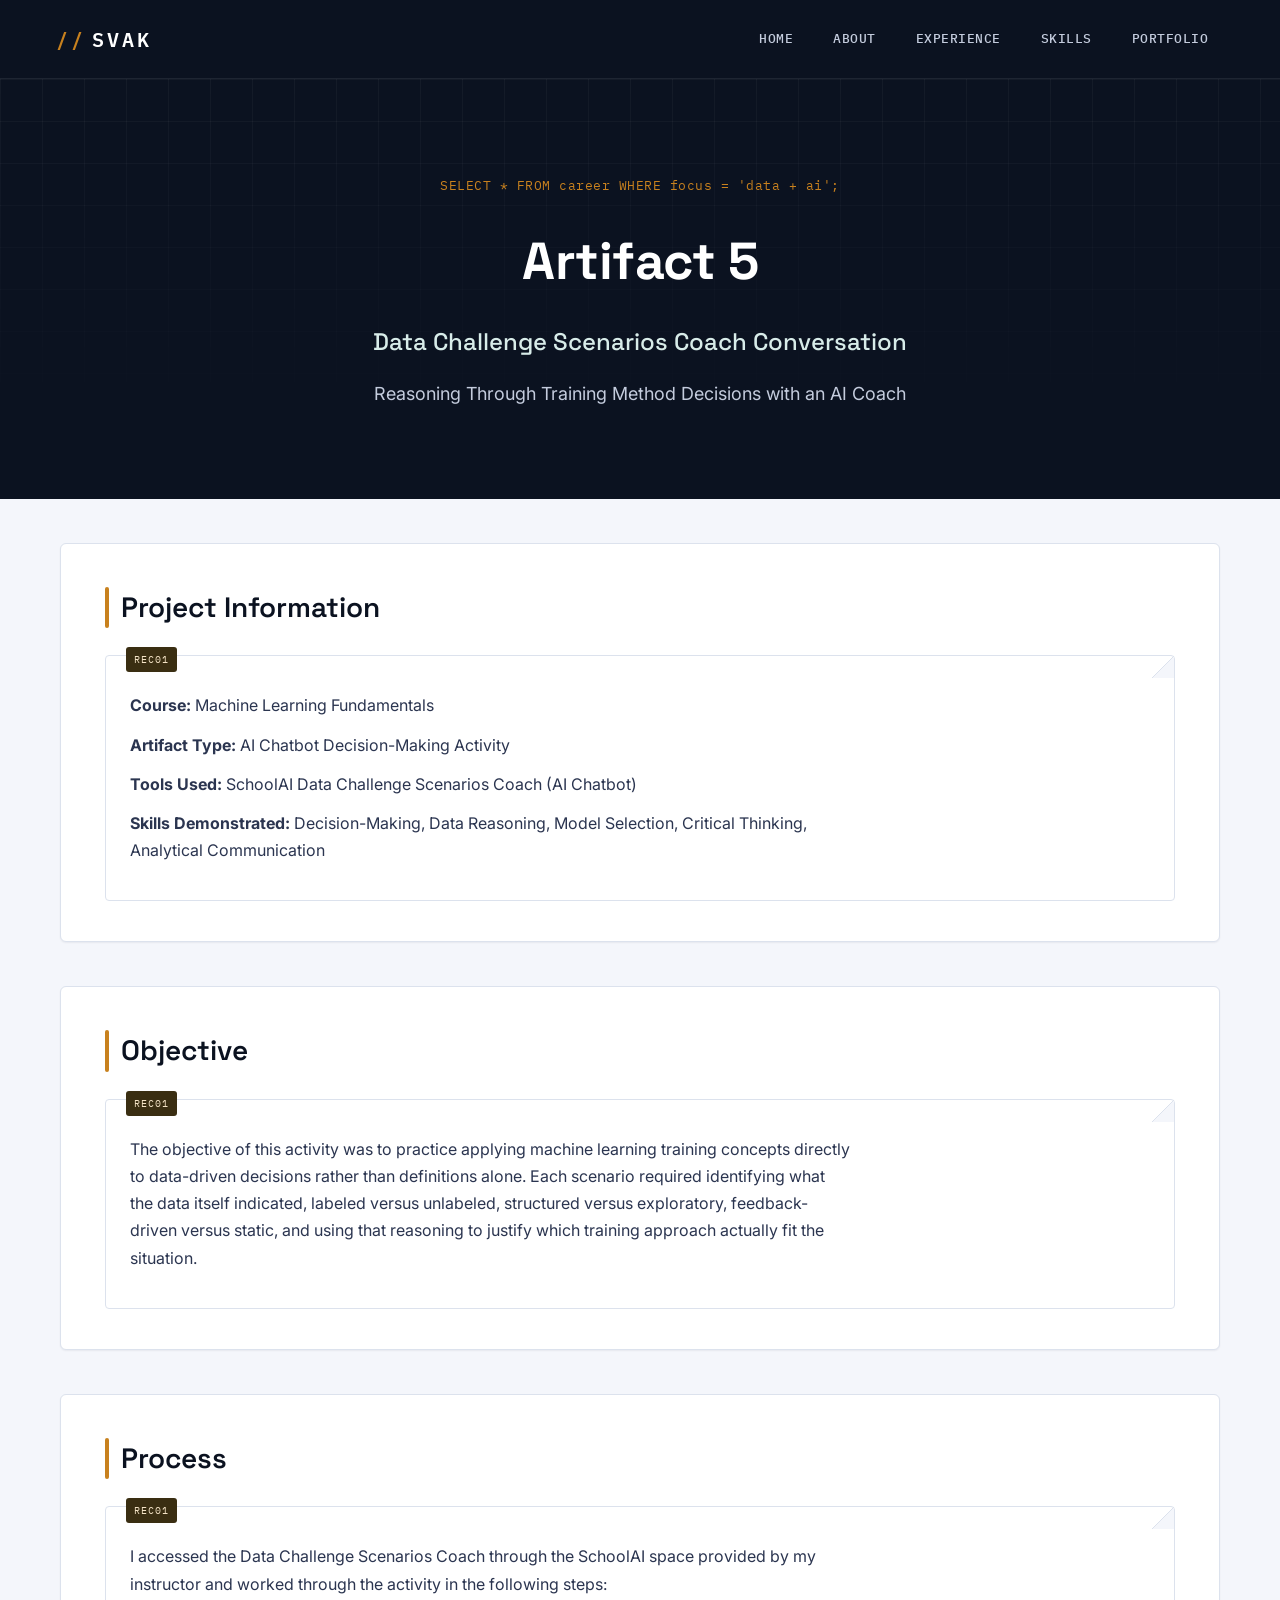
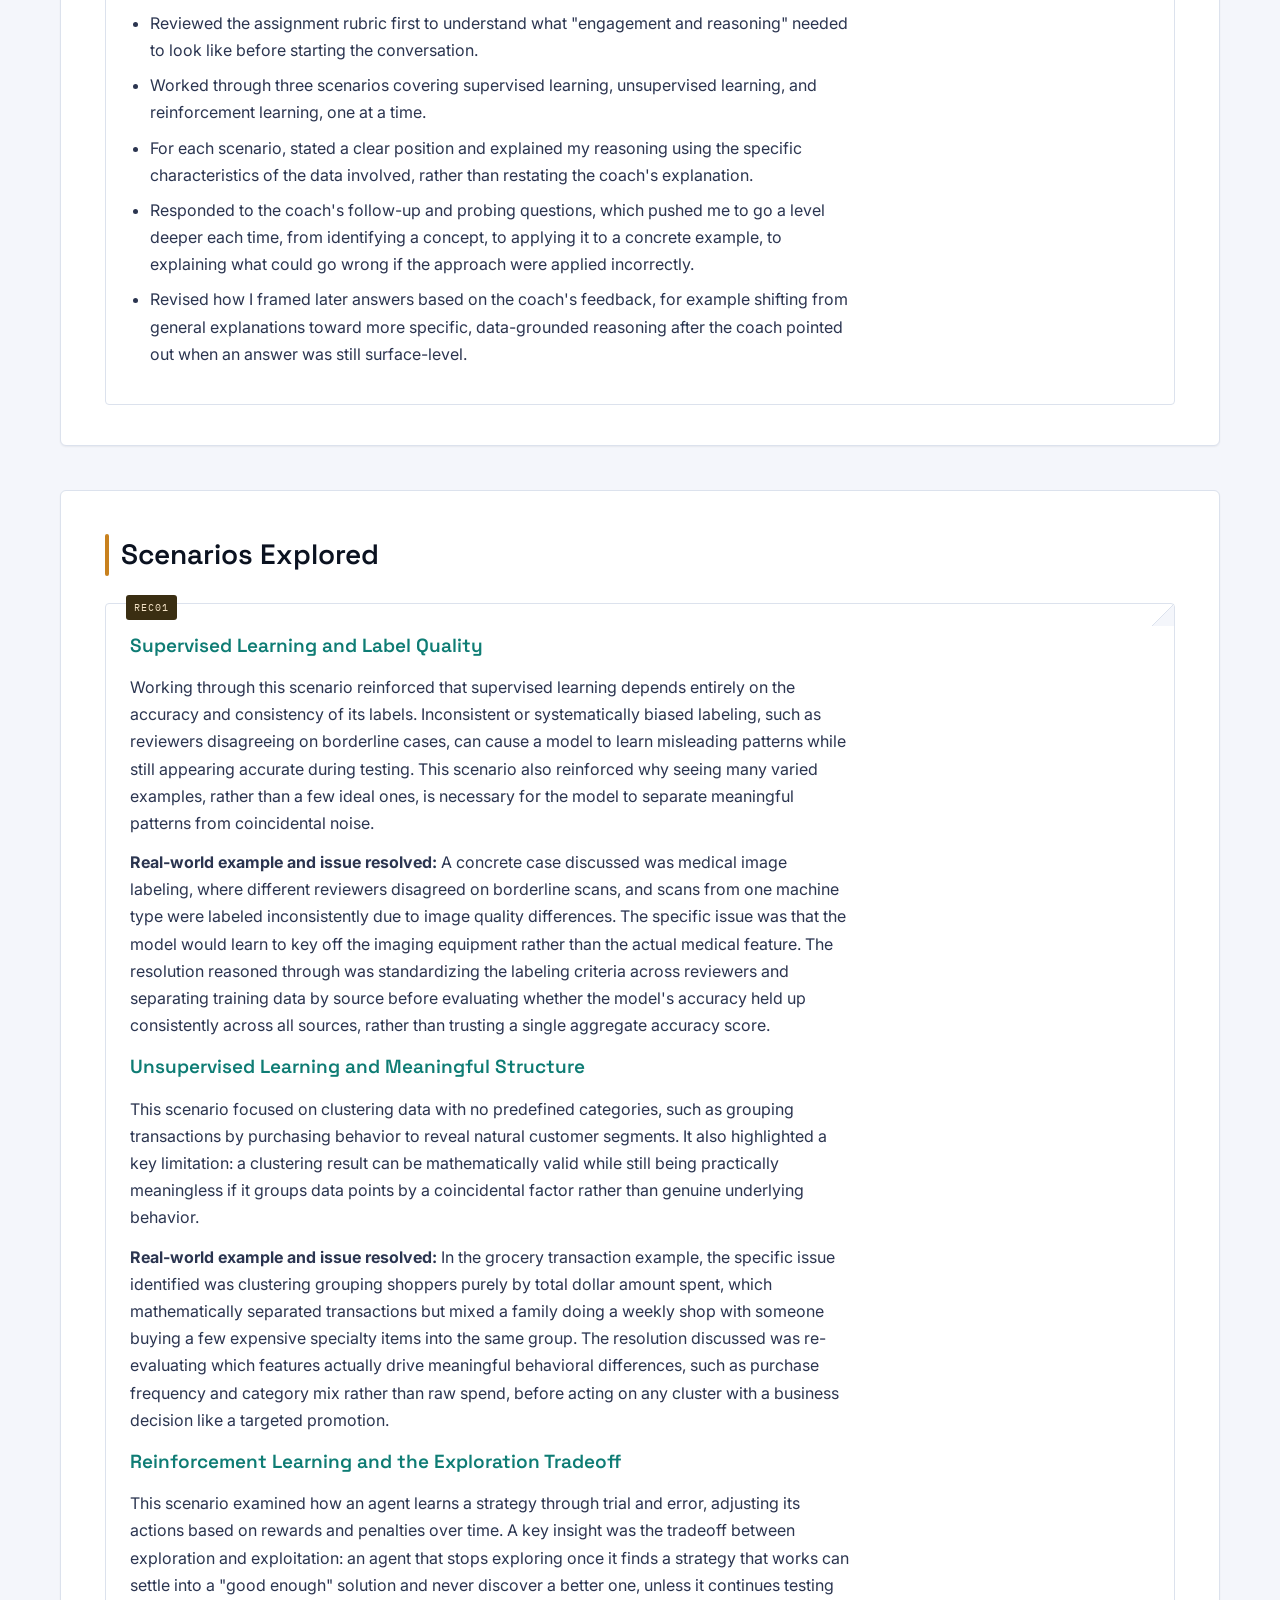
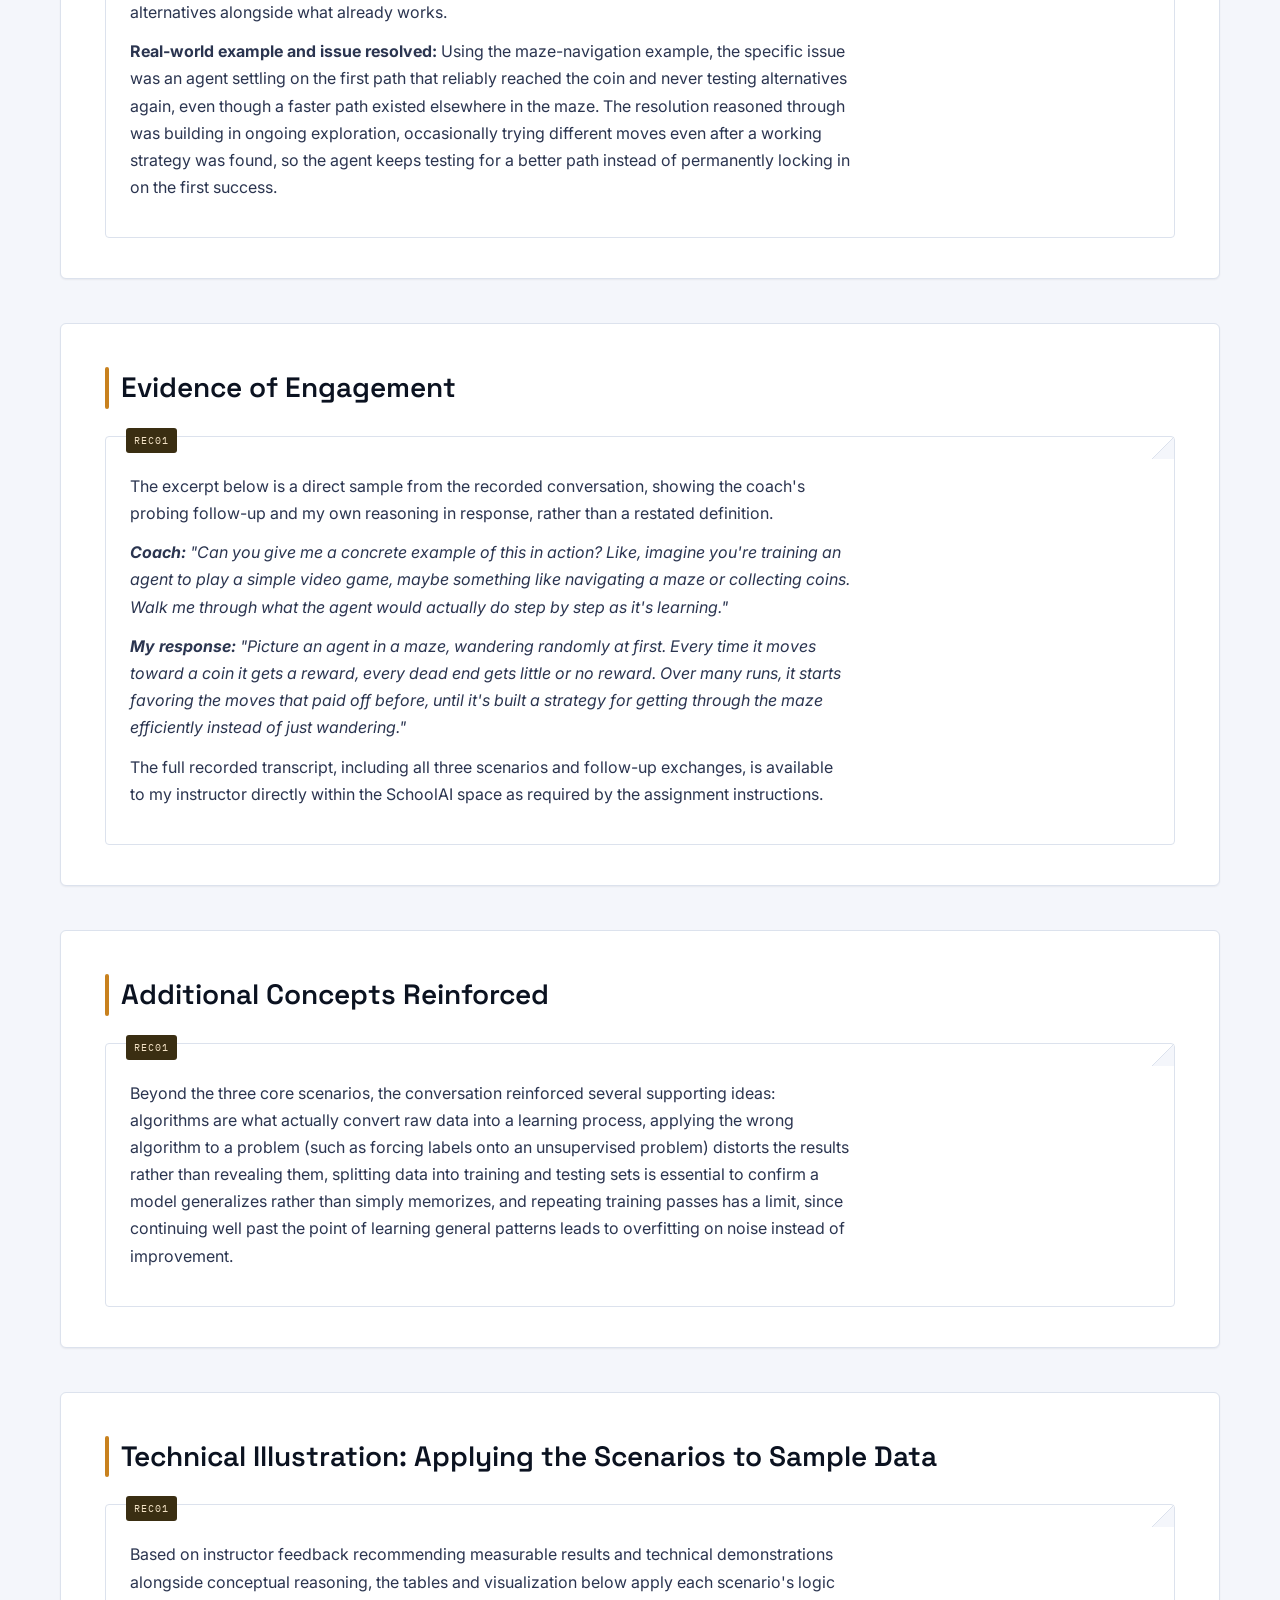
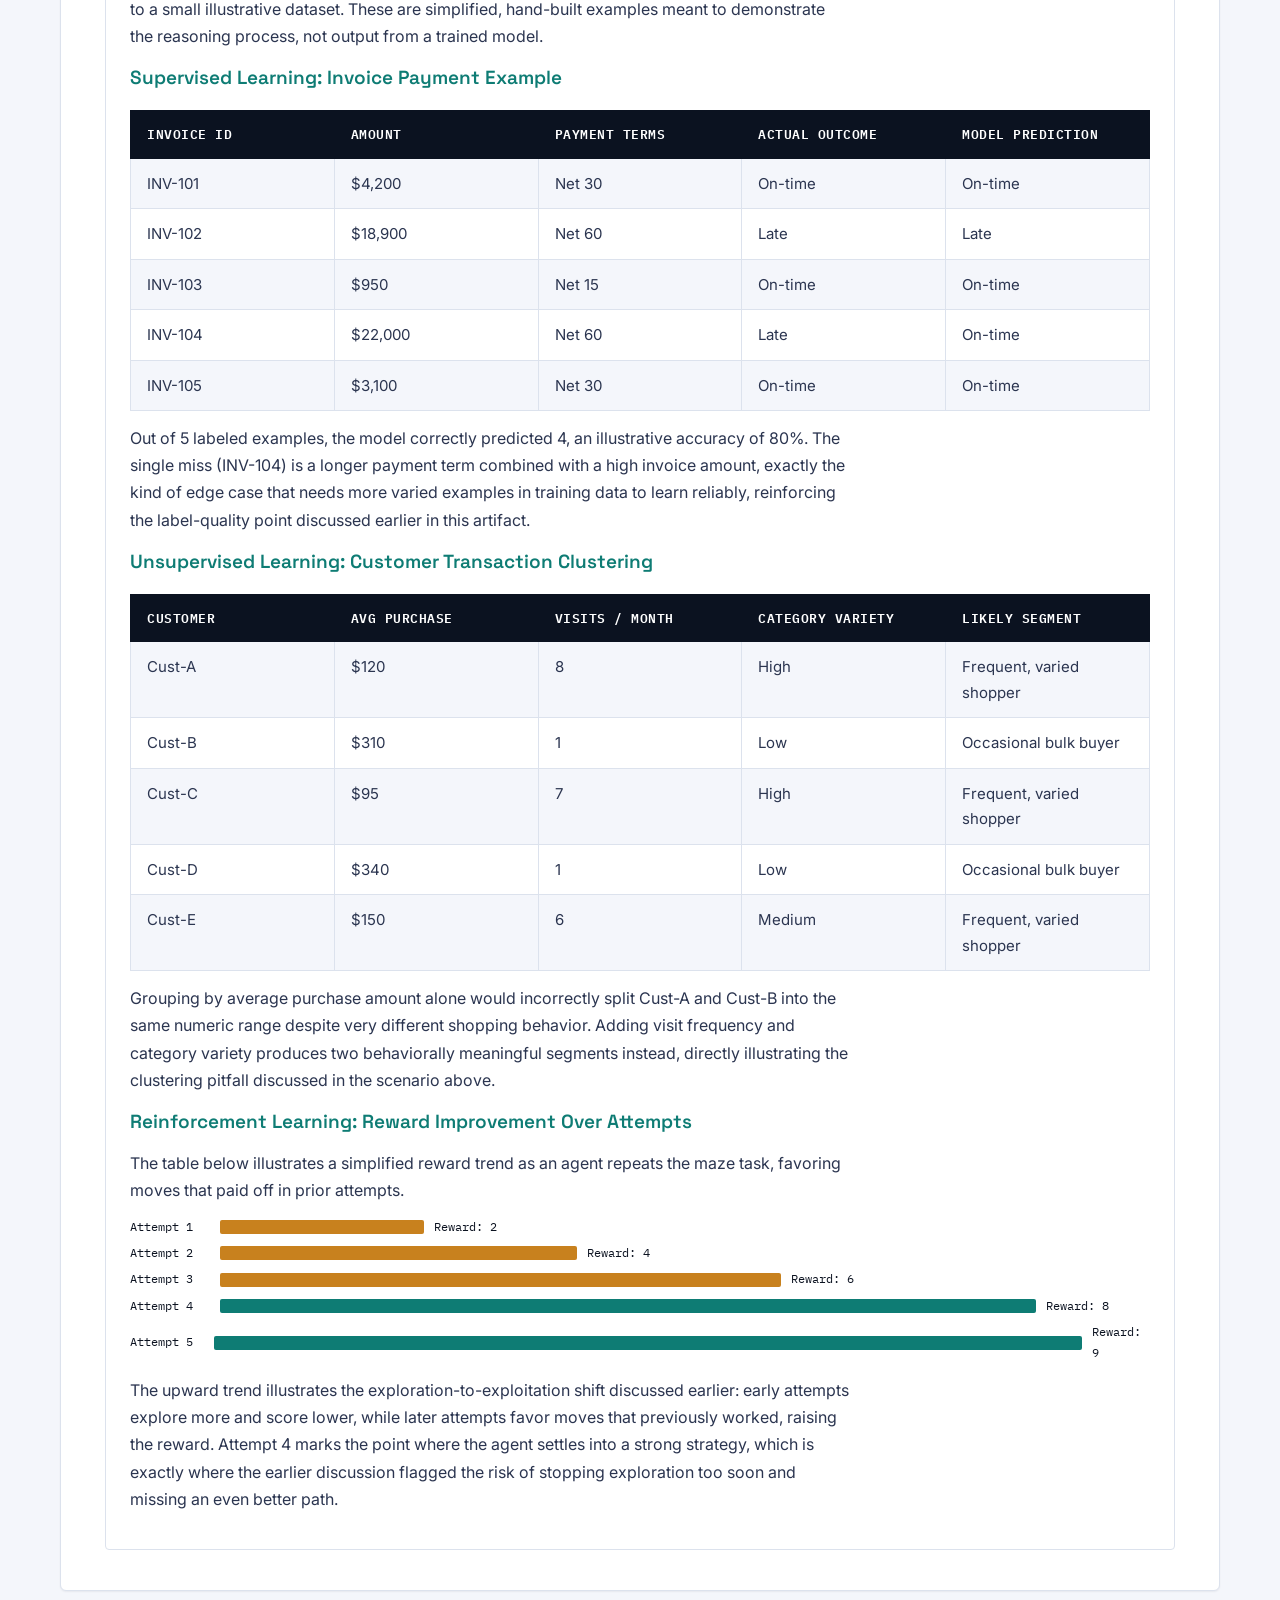
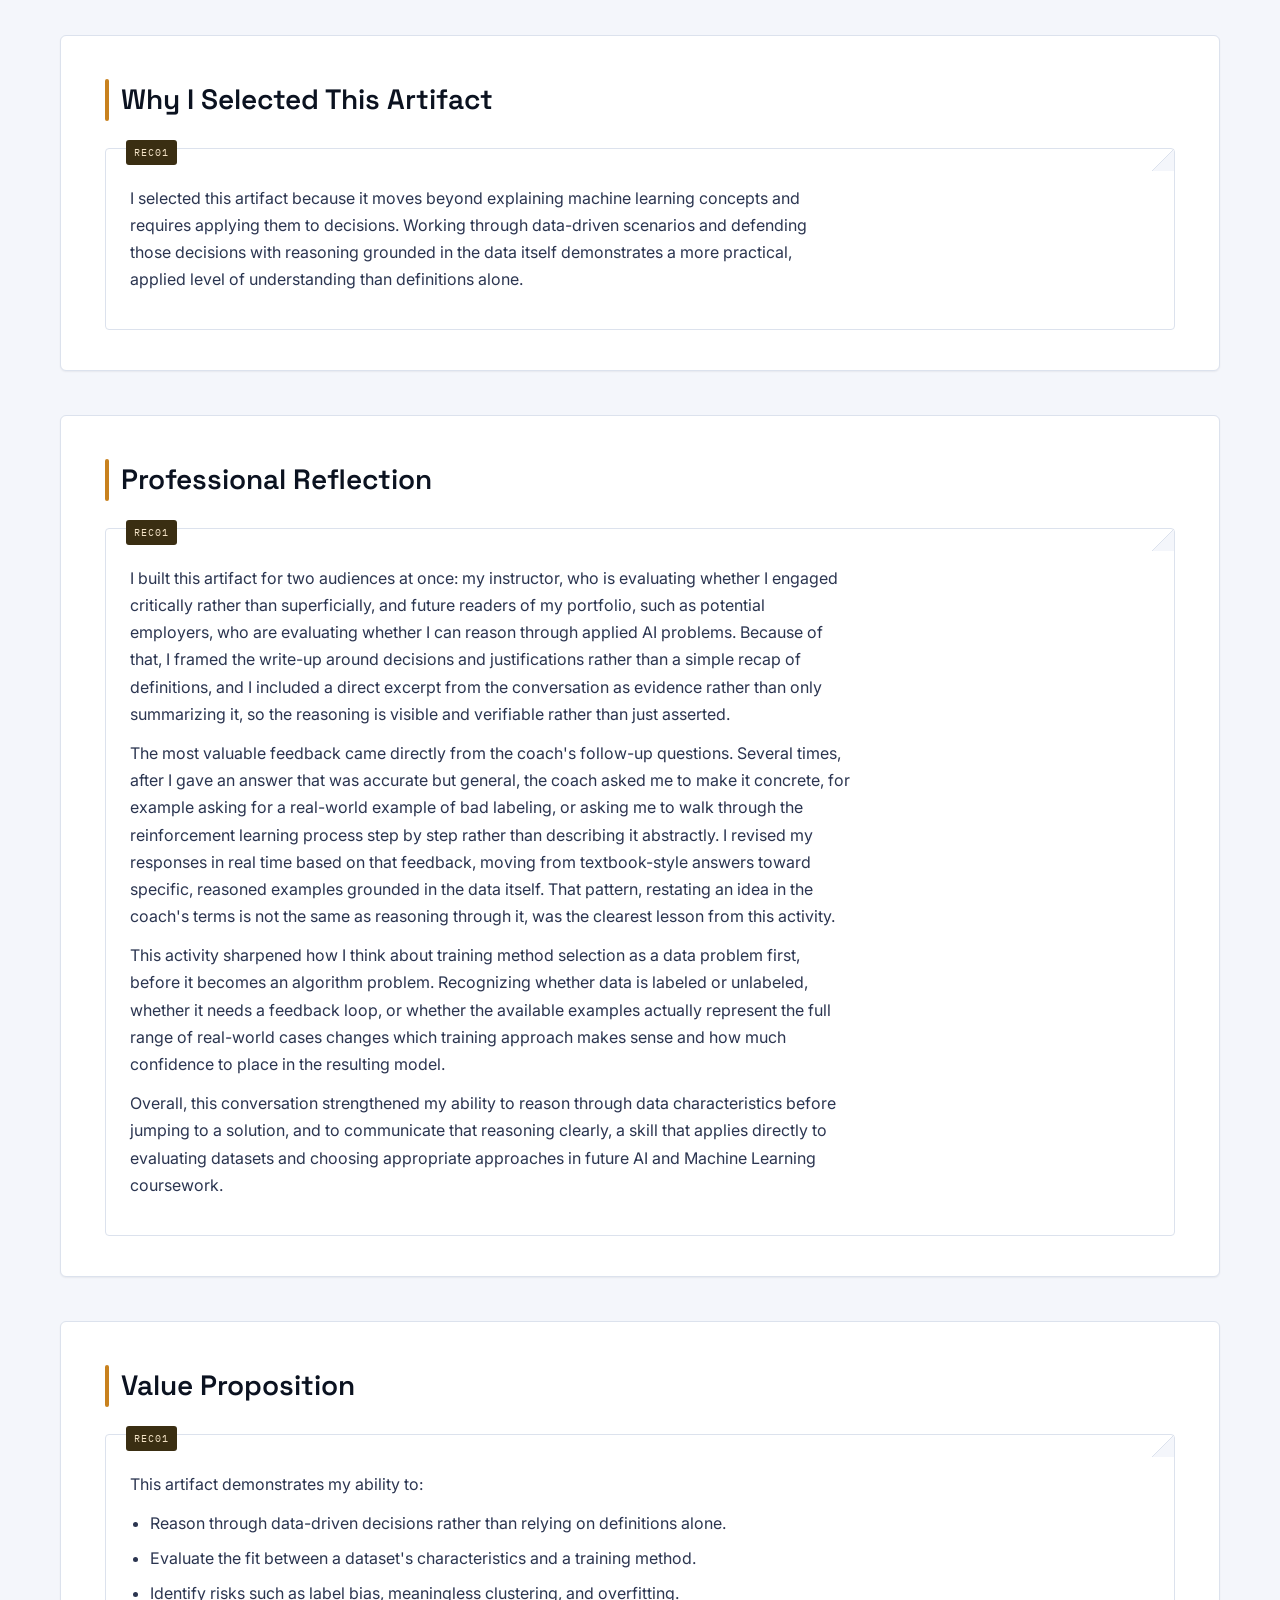
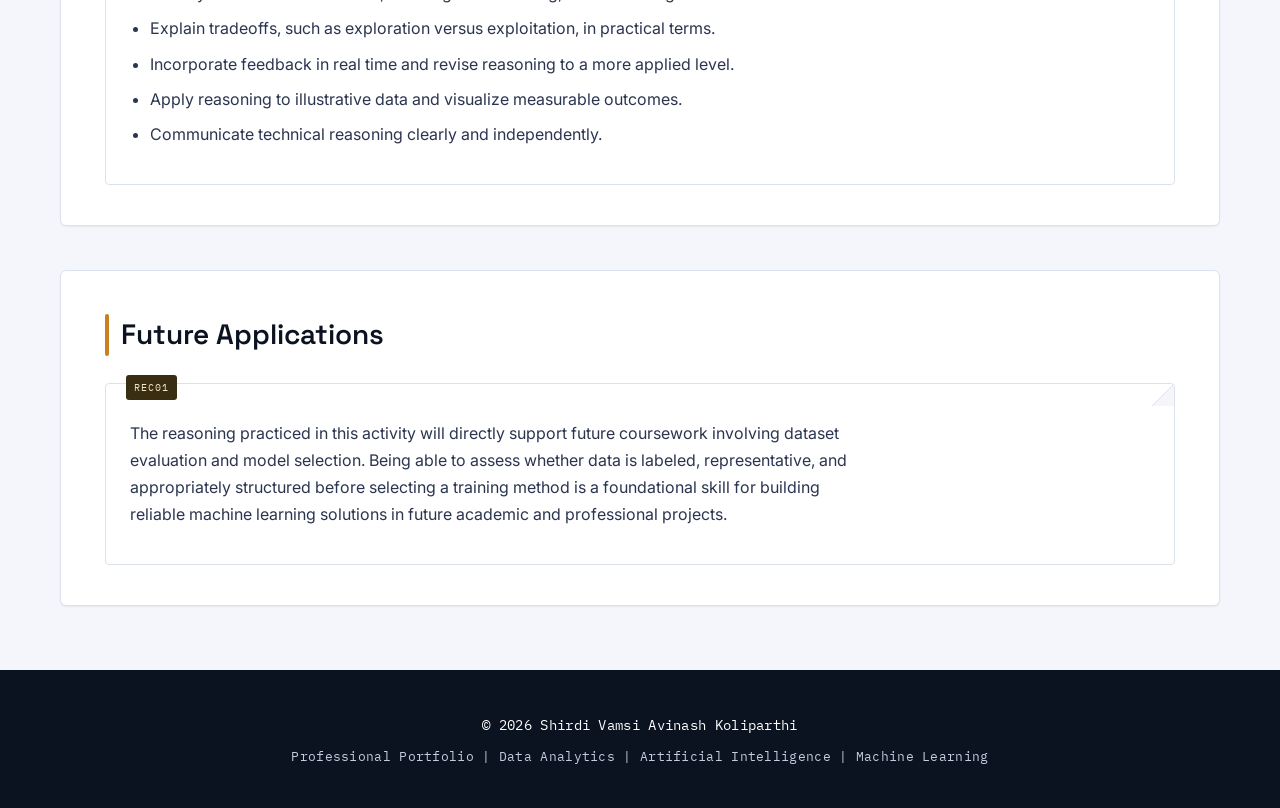
<file: artifact5.html>
<!DOCTYPE html>
<html lang="en">

<head>

<meta charset="UTF-8">
<meta name="viewport" content="width=device-width, initial-scale=1.0">

<title>Artifact 5 | Data Challenge Scenarios Coach Conversation</title>

<link rel="stylesheet" href="style.css">

</head>

<body>

<nav>

<div class="logo">

<a href="about.html#contact">SVAK</a>

</div>

<ul>

<li><a href="index.html">Home</a></li>

<li><a href="about.html">About</a></li>

<li><a href="experience.html">Experience</a></li>

<li><a href="skills.html">Skills</a></li>

<li><a href="portfolio.html">Portfolio</a></li>

</ul>

</nav>

<header class="page-header">

<h1>Artifact 5</h1>

<h2>Data Challenge Scenarios Coach Conversation</h2>

<p>

Reasoning Through Training Method Decisions with an AI Coach

</p>

</header>

<section>

<h2>Project Information</h2>

<div class="card">

<p><strong>Course:</strong> Machine Learning Fundamentals</p>

<p><strong>Artifact Type:</strong> AI Chatbot Decision-Making Activity</p>

<p><strong>Tools Used:</strong> SchoolAI Data Challenge Scenarios Coach (AI Chatbot)</p>

<p><strong>Skills Demonstrated:</strong> Decision-Making, Data Reasoning, Model Selection, Critical Thinking, Analytical Communication</p>

</div>

</section>

<section>

<h2>Objective</h2>

<div class="card">

<p>

The objective of this activity was to practice applying machine learning training concepts directly to data-driven decisions rather than definitions alone. Each scenario required identifying what the data itself indicated, labeled versus unlabeled, structured versus exploratory, feedback-driven versus static, and using that reasoning to justify which training approach actually fit the situation.

</p>

</div>

</section>

<section>

<h2>Process</h2>

<div class="card">

<p>

I accessed the Data Challenge Scenarios Coach through the SchoolAI space provided by my instructor and worked through the activity in the following steps:

</p>

<ul>

<li>Reviewed the assignment rubric first to understand what "engagement and reasoning" needed to look like before starting the conversation.</li>

<li>Worked through three scenarios covering supervised learning, unsupervised learning, and reinforcement learning, one at a time.</li>

<li>For each scenario, stated a clear position and explained my reasoning using the specific characteristics of the data involved, rather than restating the coach's explanation.</li>

<li>Responded to the coach's follow-up and probing questions, which pushed me to go a level deeper each time, from identifying a concept, to applying it to a concrete example, to explaining what could go wrong if the approach were applied incorrectly.</li>

<li>Revised how I framed later answers based on the coach's feedback, for example shifting from general explanations toward more specific, data-grounded reasoning after the coach pointed out when an answer was still surface-level.</li>

</ul>

</div>

</section>

<section>

<h2>Scenarios Explored</h2>

<div class="card">

<h3>Supervised Learning and Label Quality</h3>

<p>

Working through this scenario reinforced that supervised learning depends entirely on the accuracy and consistency of its labels. Inconsistent or systematically biased labeling, such as reviewers disagreeing on borderline cases, can cause a model to learn misleading patterns while still appearing accurate during testing. This scenario also reinforced why seeing many varied examples, rather than a few ideal ones, is necessary for the model to separate meaningful patterns from coincidental noise.

</p>

<p>

<strong>Real-world example and issue resolved:</strong> A concrete case discussed was medical image labeling, where different reviewers disagreed on borderline scans, and scans from one machine type were labeled inconsistently due to image quality differences. The specific issue was that the model would learn to key off the imaging equipment rather than the actual medical feature. The resolution reasoned through was standardizing the labeling criteria across reviewers and separating training data by source before evaluating whether the model's accuracy held up consistently across all sources, rather than trusting a single aggregate accuracy score.

</p>

<h3>Unsupervised Learning and Meaningful Structure</h3>

<p>

This scenario focused on clustering data with no predefined categories, such as grouping transactions by purchasing behavior to reveal natural customer segments. It also highlighted a key limitation: a clustering result can be mathematically valid while still being practically meaningless if it groups data points by a coincidental factor rather than genuine underlying behavior.

</p>

<p>

<strong>Real-world example and issue resolved:</strong> In the grocery transaction example, the specific issue identified was clustering grouping shoppers purely by total dollar amount spent, which mathematically separated transactions but mixed a family doing a weekly shop with someone buying a few expensive specialty items into the same group. The resolution discussed was re-evaluating which features actually drive meaningful behavioral differences, such as purchase frequency and category mix rather than raw spend, before acting on any cluster with a business decision like a targeted promotion.

</p>

<h3>Reinforcement Learning and the Exploration Tradeoff</h3>

<p>

This scenario examined how an agent learns a strategy through trial and error, adjusting its actions based on rewards and penalties over time. A key insight was the tradeoff between exploration and exploitation: an agent that stops exploring once it finds a strategy that works can settle into a "good enough" solution and never discover a better one, unless it continues testing alternatives alongside what already works.

</p>

<p>

<strong>Real-world example and issue resolved:</strong> Using the maze-navigation example, the specific issue was an agent settling on the first path that reliably reached the coin and never testing alternatives again, even though a faster path existed elsewhere in the maze. The resolution reasoned through was building in ongoing exploration, occasionally trying different moves even after a working strategy was found, so the agent keeps testing for a better path instead of permanently locking in on the first success.

</p>

</div>

</section>

<section>

<h2>Evidence of Engagement</h2>

<div class="card">

<p>

The excerpt below is a direct sample from the recorded conversation, showing the coach's probing follow-up and my own reasoning in response, rather than a restated definition.

</p>

<p style="font-style:italic;">

<strong>Coach:</strong> "Can you give me a concrete example of this in action? Like, imagine you're training an agent to play a simple video game, maybe something like navigating a maze or collecting coins. Walk me through what the agent would actually do step by step as it's learning."

</p>

<p style="font-style:italic;">

<strong>My response:</strong> "Picture an agent in a maze, wandering randomly at first. Every time it moves toward a coin it gets a reward, every dead end gets little or no reward. Over many runs, it starts favoring the moves that paid off before, until it's built a strategy for getting through the maze efficiently instead of just wandering."

</p>

<p>

The full recorded transcript, including all three scenarios and follow-up exchanges, is available to my instructor directly within the SchoolAI space as required by the assignment instructions.

</p>

</div>

</section>

<section>

<h2>Additional Concepts Reinforced</h2>

<div class="card">

<p>

Beyond the three core scenarios, the conversation reinforced several supporting ideas: algorithms are what actually convert raw data into a learning process, applying the wrong algorithm to a problem (such as forcing labels onto an unsupervised problem) distorts the results rather than revealing them, splitting data into training and testing sets is essential to confirm a model generalizes rather than simply memorizes, and repeating training passes has a limit, since continuing well past the point of learning general patterns leads to overfitting on noise instead of improvement.

</p>

</div>

</section>

<section>

<h2>Technical Illustration: Applying the Scenarios to Sample Data</h2>

<div class="card">

<p>

Based on instructor feedback recommending measurable results and technical demonstrations alongside conceptual reasoning, the tables and visualization below apply each scenario's logic to a small illustrative dataset. These are simplified, hand-built examples meant to demonstrate the reasoning process, not output from a trained model.

</p>

<h3>Supervised Learning: Invoice Payment Example</h3>

<table class="comparison-table">
<tr><th>Invoice ID</th><th>Amount</th><th>Payment Terms</th><th>Actual Outcome</th><th>Model Prediction</th></tr>
<tr><td>INV-101</td><td>$4,200</td><td>Net 30</td><td>On-time</td><td>On-time</td></tr>
<tr><td>INV-102</td><td>$18,900</td><td>Net 60</td><td>Late</td><td>Late</td></tr>
<tr><td>INV-103</td><td>$950</td><td>Net 15</td><td>On-time</td><td>On-time</td></tr>
<tr><td>INV-104</td><td>$22,000</td><td>Net 60</td><td>Late</td><td>On-time</td></tr>
<tr><td>INV-105</td><td>$3,100</td><td>Net 30</td><td>On-time</td><td>On-time</td></tr>
</table>

<p style="margin-top:14px;">

Out of 5 labeled examples, the model correctly predicted 4, an illustrative accuracy of 80%. The single miss (INV-104) is a longer payment term combined with a high invoice amount, exactly the kind of edge case that needs more varied examples in training data to learn reliably, reinforcing the label-quality point discussed earlier in this artifact.

</p>

<h3>Unsupervised Learning: Customer Transaction Clustering</h3>

<table class="comparison-table">
<tr><th>Customer</th><th>Avg Purchase</th><th>Visits / Month</th><th>Category Variety</th><th>Likely Segment</th></tr>
<tr><td>Cust-A</td><td>$120</td><td>8</td><td>High</td><td>Frequent, varied shopper</td></tr>
<tr><td>Cust-B</td><td>$310</td><td>1</td><td>Low</td><td>Occasional bulk buyer</td></tr>
<tr><td>Cust-C</td><td>$95</td><td>7</td><td>High</td><td>Frequent, varied shopper</td></tr>
<tr><td>Cust-D</td><td>$340</td><td>1</td><td>Low</td><td>Occasional bulk buyer</td></tr>
<tr><td>Cust-E</td><td>$150</td><td>6</td><td>Medium</td><td>Frequent, varied shopper</td></tr>
</table>

<p style="margin-top:14px;">

Grouping by average purchase amount alone would incorrectly split Cust-A and Cust-B into the same numeric range despite very different shopping behavior. Adding visit frequency and category variety produces two behaviorally meaningful segments instead, directly illustrating the clustering pitfall discussed in the scenario above.

</p>

<h3>Reinforcement Learning: Reward Improvement Over Attempts</h3>

<p>

The table below illustrates a simplified reward trend as an agent repeats the maze task, favoring moves that paid off in prior attempts.

</p>

<div style="margin-top:10px;">
<div style="display:flex;align-items:center;gap:10px;margin:6px 0;">
<span style="font-family:var(--font-mono);font-size:12px;width:80px;">Attempt 1</span>
<div style="background:var(--accent-amber);height:14px;width:20%;border-radius:2px;"></div>
<span style="font-family:var(--font-mono);font-size:12px;">Reward: 2</span>
</div>
<div style="display:flex;align-items:center;gap:10px;margin:6px 0;">
<span style="font-family:var(--font-mono);font-size:12px;width:80px;">Attempt 2</span>
<div style="background:var(--accent-amber);height:14px;width:35%;border-radius:2px;"></div>
<span style="font-family:var(--font-mono);font-size:12px;">Reward: 4</span>
</div>
<div style="display:flex;align-items:center;gap:10px;margin:6px 0;">
<span style="font-family:var(--font-mono);font-size:12px;width:80px;">Attempt 3</span>
<div style="background:var(--accent-amber);height:14px;width:55%;border-radius:2px;"></div>
<span style="font-family:var(--font-mono);font-size:12px;">Reward: 6</span>
</div>
<div style="display:flex;align-items:center;gap:10px;margin:6px 0;">
<span style="font-family:var(--font-mono);font-size:12px;width:80px;">Attempt 4</span>
<div style="background:var(--accent-teal);height:14px;width:80%;border-radius:2px;"></div>
<span style="font-family:var(--font-mono);font-size:12px;">Reward: 8</span>
</div>
<div style="display:flex;align-items:center;gap:10px;margin:6px 0;">
<span style="font-family:var(--font-mono);font-size:12px;width:80px;">Attempt 5</span>
<div style="background:var(--accent-teal);height:14px;width:92%;border-radius:2px;"></div>
<span style="font-family:var(--font-mono);font-size:12px;">Reward: 9</span>
</div>
</div>

<p style="margin-top:14px;">

The upward trend illustrates the exploration-to-exploitation shift discussed earlier: early attempts explore more and score lower, while later attempts favor moves that previously worked, raising the reward. Attempt 4 marks the point where the agent settles into a strong strategy, which is exactly where the earlier discussion flagged the risk of stopping exploration too soon and missing an even better path.

</p>

</div>

</section>

<section>

<h2>Why I Selected This Artifact</h2>

<div class="card">

<p>

I selected this artifact because it moves beyond explaining machine learning concepts and requires applying them to decisions. Working through data-driven scenarios and defending those decisions with reasoning grounded in the data itself demonstrates a more practical, applied level of understanding than definitions alone.

</p>

</div>

</section>

<section>

<h2>Professional Reflection</h2>

<div class="card">

<p>

I built this artifact for two audiences at once: my instructor, who is evaluating whether I engaged critically rather than superficially, and future readers of my portfolio, such as potential employers, who are evaluating whether I can reason through applied AI problems. Because of that, I framed the write-up around decisions and justifications rather than a simple recap of definitions, and I included a direct excerpt from the conversation as evidence rather than only summarizing it, so the reasoning is visible and verifiable rather than just asserted.

</p>

<p>

The most valuable feedback came directly from the coach's follow-up questions. Several times, after I gave an answer that was accurate but general, the coach asked me to make it concrete, for example asking for a real-world example of bad labeling, or asking me to walk through the reinforcement learning process step by step rather than describing it abstractly. I revised my responses in real time based on that feedback, moving from textbook-style answers toward specific, reasoned examples grounded in the data itself. That pattern, restating an idea in the coach's terms is not the same as reasoning through it, was the clearest lesson from this activity.

</p>

<p>

This activity sharpened how I think about training method selection as a data problem first, before it becomes an algorithm problem. Recognizing whether data is labeled or unlabeled, whether it needs a feedback loop, or whether the available examples actually represent the full range of real-world cases changes which training approach makes sense and how much confidence to place in the resulting model.

</p>

<p>

Overall, this conversation strengthened my ability to reason through data characteristics before jumping to a solution, and to communicate that reasoning clearly, a skill that applies directly to evaluating datasets and choosing appropriate approaches in future AI and Machine Learning coursework.

</p>

</div>

</section>

<section>

<h2>Value Proposition</h2>

<div class="card">

<p>This artifact demonstrates my ability to:</p>

<ul>

<li>Reason through data-driven decisions rather than relying on definitions alone.</li>

<li>Evaluate the fit between a dataset's characteristics and a training method.</li>

<li>Identify risks such as label bias, meaningless clustering, and overfitting.</li>

<li>Explain tradeoffs, such as exploration versus exploitation, in practical terms.</li>

<li>Incorporate feedback in real time and revise reasoning to a more applied level.</li>

<li>Apply reasoning to illustrative data and visualize measurable outcomes.</li>

<li>Communicate technical reasoning clearly and independently.</li>

</ul>

</div>

</section>

<section>

<h2>Future Applications</h2>

<div class="card">

<p>

The reasoning practiced in this activity will directly support future coursework involving dataset evaluation and model selection. Being able to assess whether data is labeled, representative, and appropriately structured before selecting a training method is a foundational skill for building reliable machine learning solutions in future academic and professional projects.

</p>

</div>

</section>

<footer>

<p>

© 2026 Shirdi Vamsi Avinash Koliparthi

</p>

<p>

Professional Portfolio | Data Analytics | Artificial Intelligence | Machine Learning

</p>

</footer>

</body>

</html>
</file>
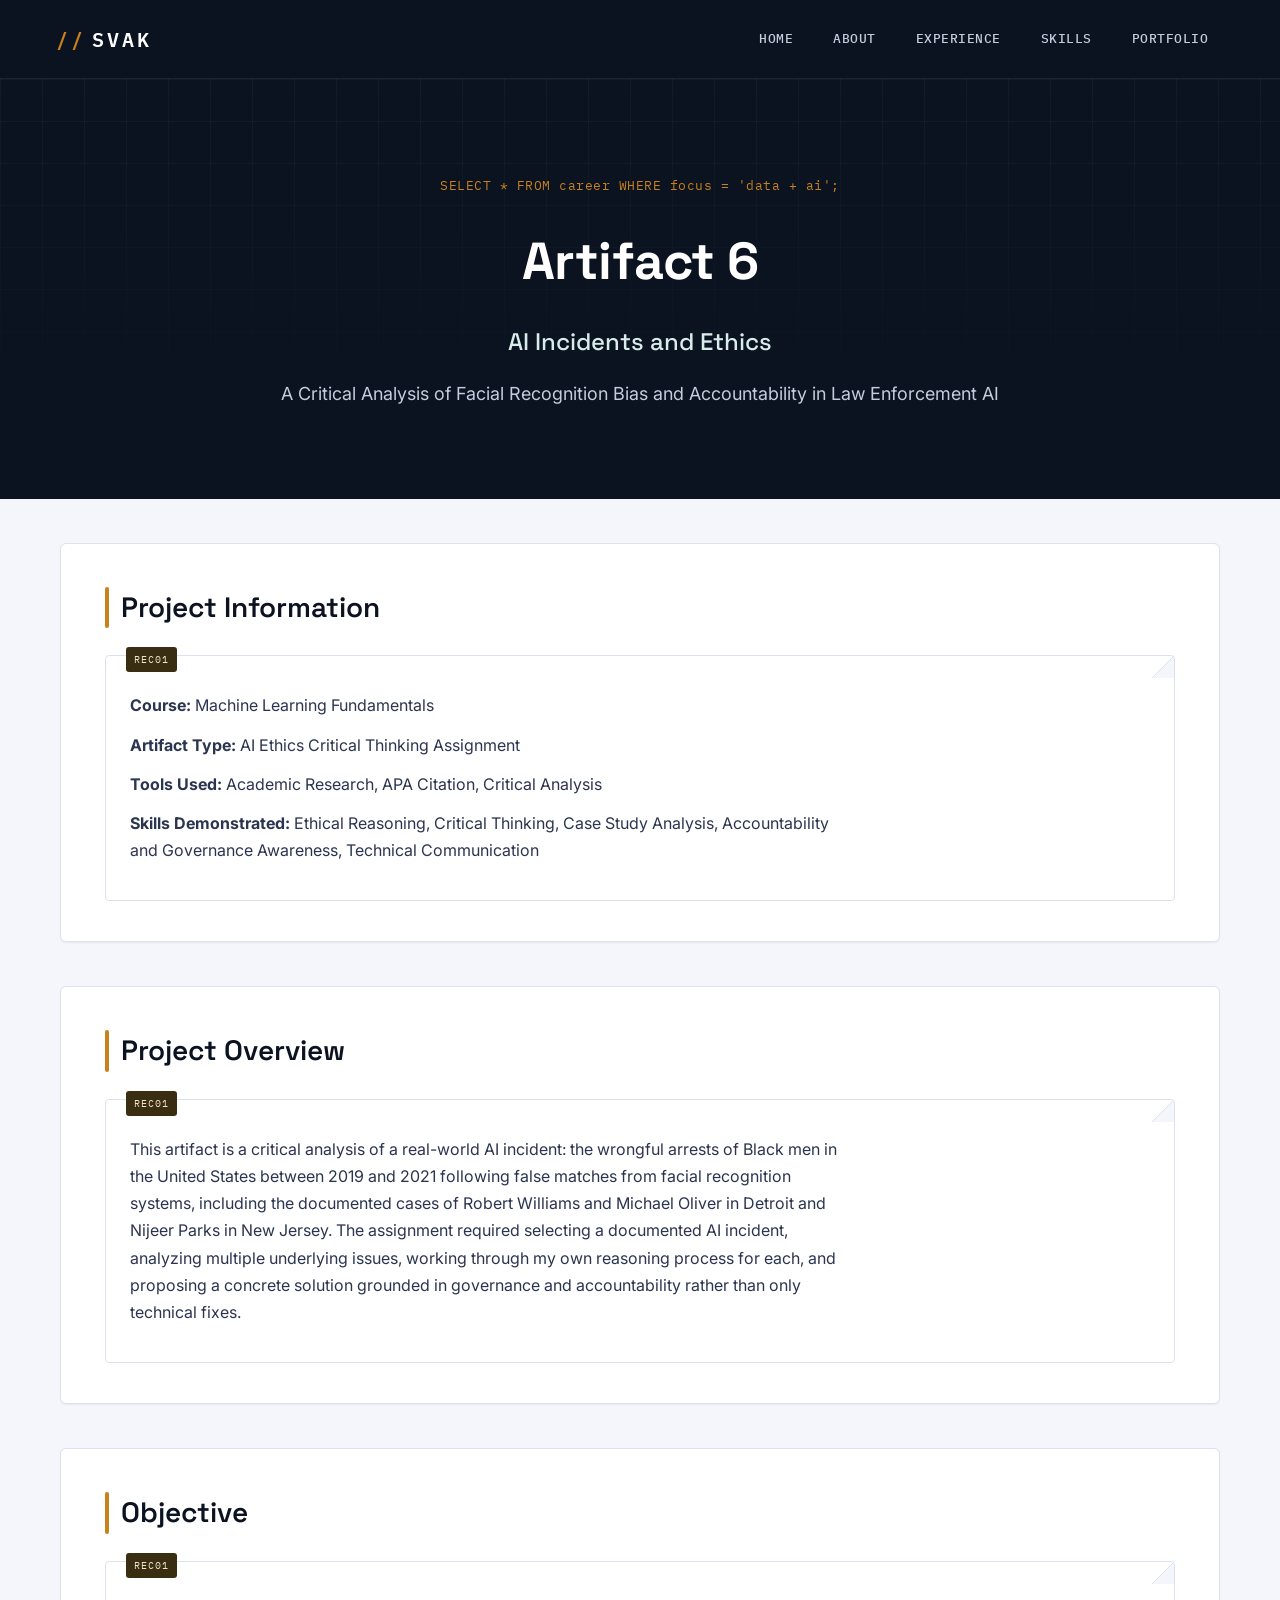
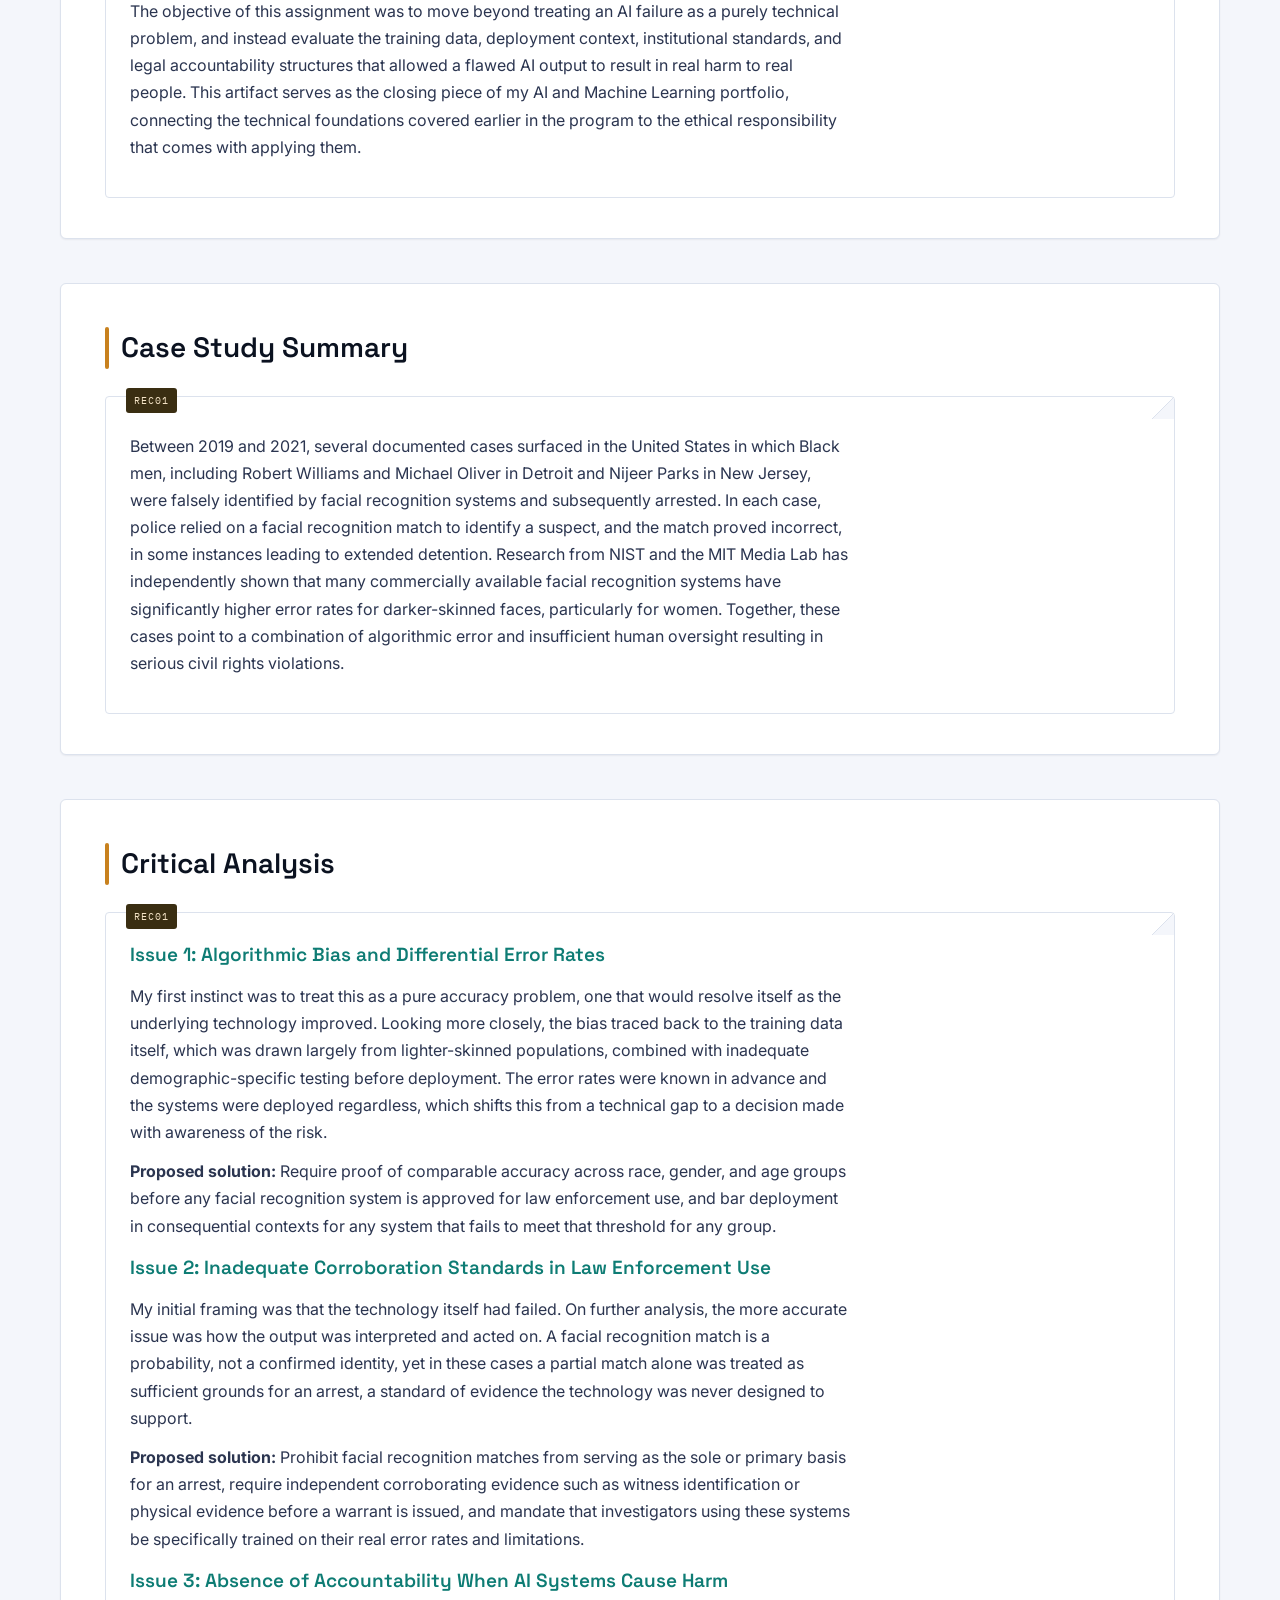
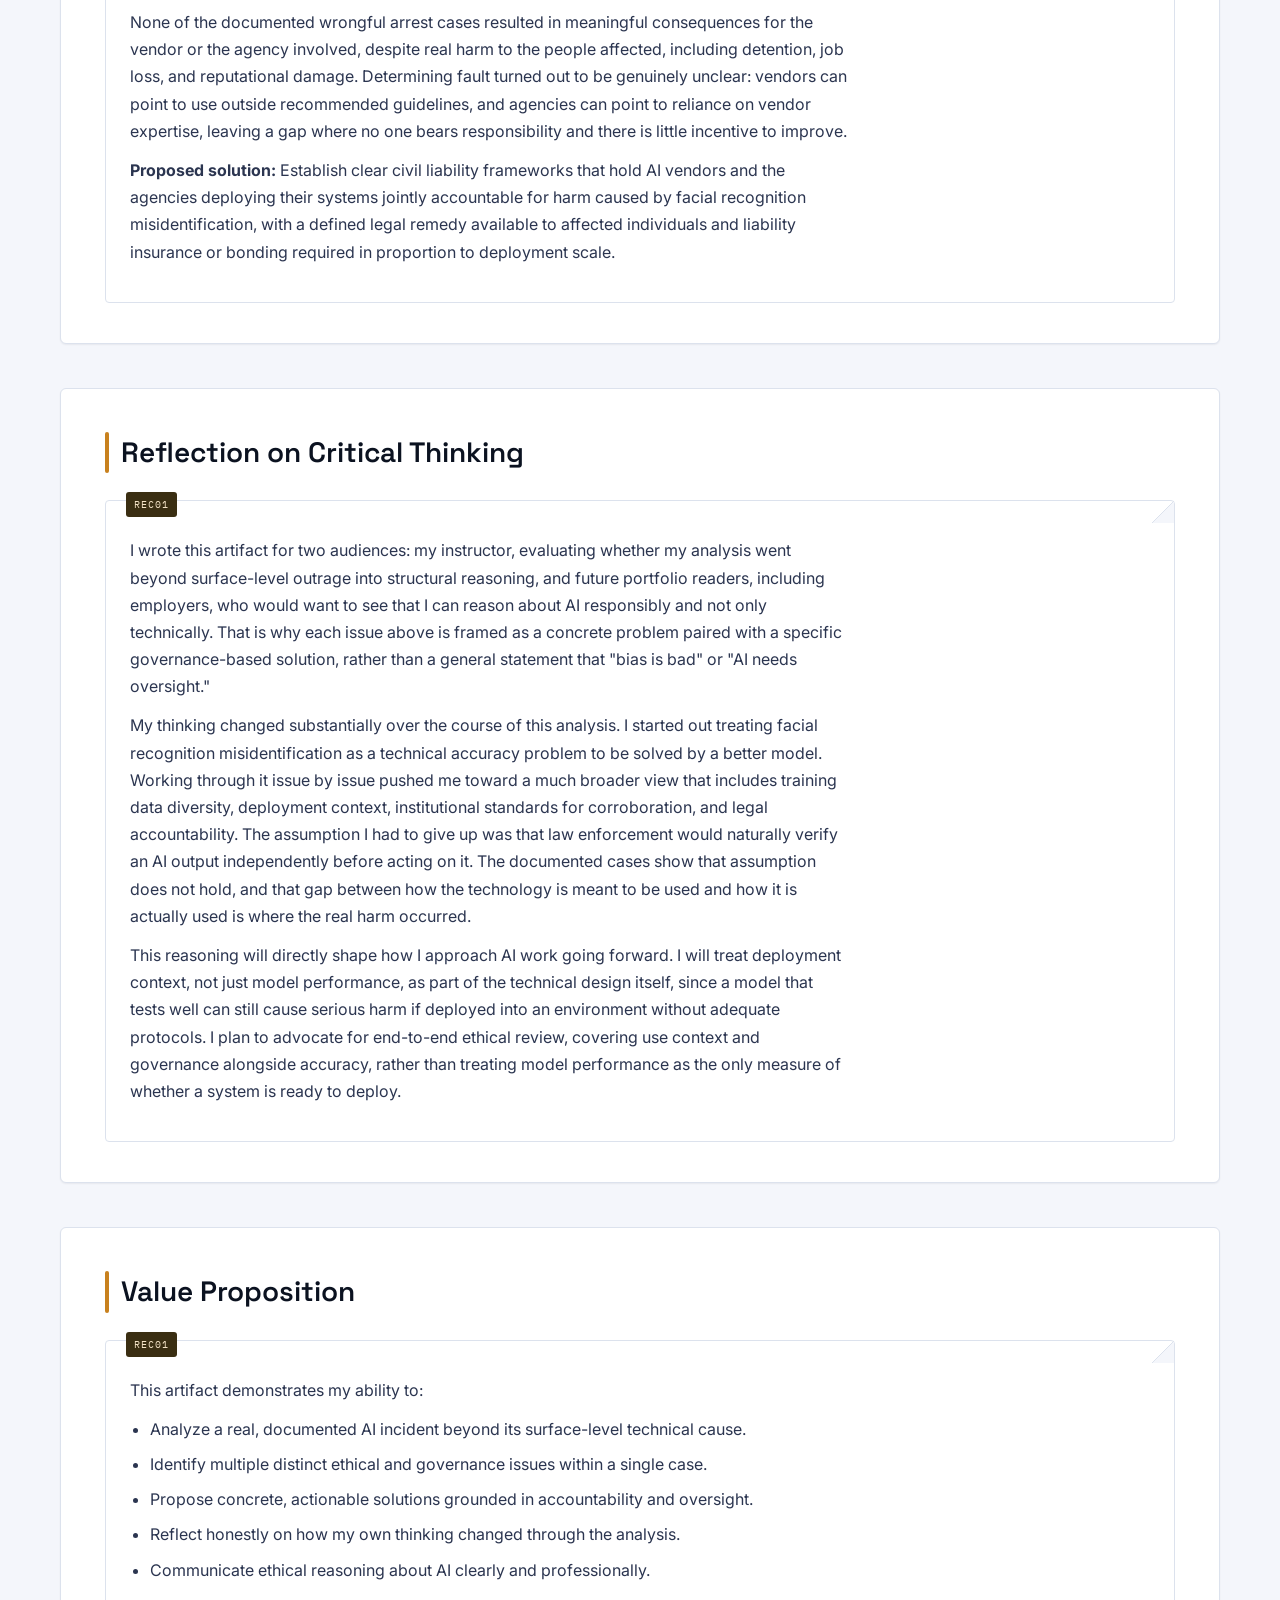
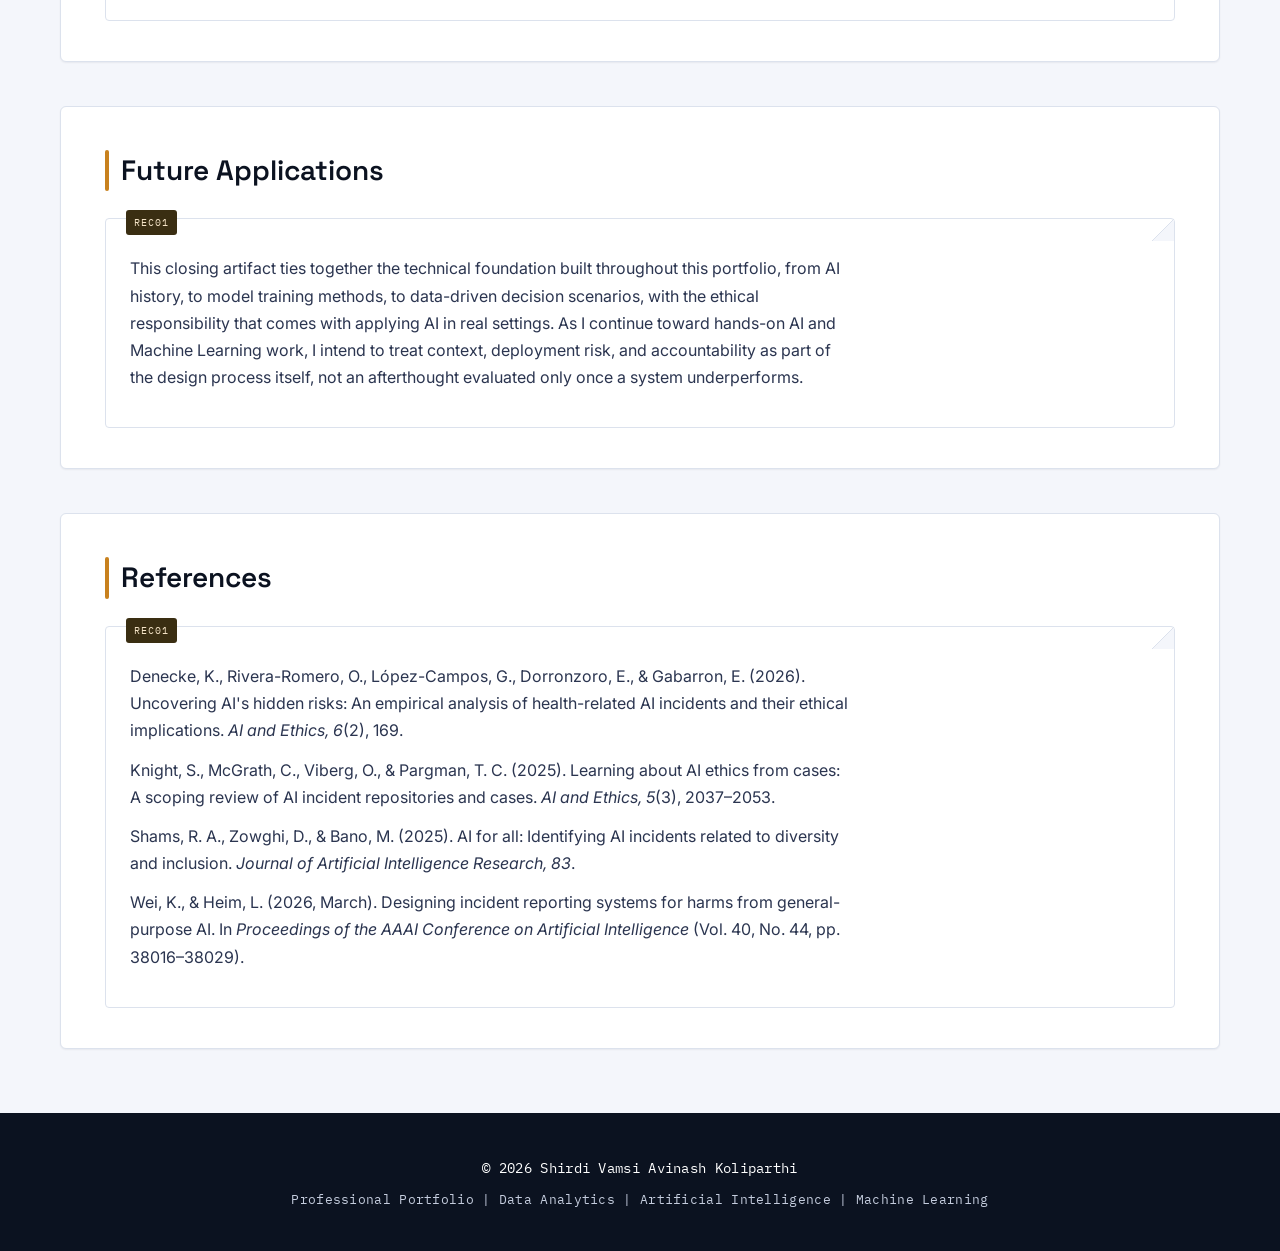
<file: artifact6.html>
<!DOCTYPE html>
<html lang="en">

<head>

<meta charset="UTF-8">
<meta name="viewport" content="width=device-width, initial-scale=1.0">

<title>Artifact 6 | AI Incidents and Ethics</title>

<link rel="stylesheet" href="style.css">

</head>

<body>

<nav>

<div class="logo">

<a href="about.html#contact">SVAK</a>

</div>

<ul>

<li><a href="index.html">Home</a></li>

<li><a href="about.html">About</a></li>

<li><a href="experience.html">Experience</a></li>

<li><a href="skills.html">Skills</a></li>

<li><a href="portfolio.html">Portfolio</a></li>

</ul>

</nav>

<header class="page-header">

<h1>Artifact 6</h1>

<h2>AI Incidents and Ethics</h2>

<p>

A Critical Analysis of Facial Recognition Bias and Accountability in Law Enforcement AI

</p>

</header>

<section>

<h2>Project Information</h2>

<div class="card">

<p><strong>Course:</strong> Machine Learning Fundamentals</p>

<p><strong>Artifact Type:</strong> AI Ethics Critical Thinking Assignment</p>

<p><strong>Tools Used:</strong> Academic Research, APA Citation, Critical Analysis</p>

<p><strong>Skills Demonstrated:</strong> Ethical Reasoning, Critical Thinking, Case Study Analysis, Accountability and Governance Awareness, Technical Communication</p>

</div>

</section>

<section>

<h2>Project Overview</h2>

<div class="card">

<p>

This artifact is a critical analysis of a real-world AI incident: the wrongful arrests of Black men in the United States between 2019 and 2021 following false matches from facial recognition systems, including the documented cases of Robert Williams and Michael Oliver in Detroit and Nijeer Parks in New Jersey. The assignment required selecting a documented AI incident, analyzing multiple underlying issues, working through my own reasoning process for each, and proposing a concrete solution grounded in governance and accountability rather than only technical fixes.

</p>

</div>

</section>

<section>

<h2>Objective</h2>

<div class="card">

<p>

The objective of this assignment was to move beyond treating an AI failure as a purely technical problem, and instead evaluate the training data, deployment context, institutional standards, and legal accountability structures that allowed a flawed AI output to result in real harm to real people. This artifact serves as the closing piece of my AI and Machine Learning portfolio, connecting the technical foundations covered earlier in the program to the ethical responsibility that comes with applying them.

</p>

</div>

</section>

<section>

<h2>Case Study Summary</h2>

<div class="card">

<p>

Between 2019 and 2021, several documented cases surfaced in the United States in which Black men, including Robert Williams and Michael Oliver in Detroit and Nijeer Parks in New Jersey, were falsely identified by facial recognition systems and subsequently arrested. In each case, police relied on a facial recognition match to identify a suspect, and the match proved incorrect, in some instances leading to extended detention. Research from NIST and the MIT Media Lab has independently shown that many commercially available facial recognition systems have significantly higher error rates for darker-skinned faces, particularly for women. Together, these cases point to a combination of algorithmic error and insufficient human oversight resulting in serious civil rights violations.

</p>

</div>

</section>

<section>

<h2>Critical Analysis</h2>

<div class="card">

<h3>Issue 1: Algorithmic Bias and Differential Error Rates</h3>

<p>

My first instinct was to treat this as a pure accuracy problem, one that would resolve itself as the underlying technology improved. Looking more closely, the bias traced back to the training data itself, which was drawn largely from lighter-skinned populations, combined with inadequate demographic-specific testing before deployment. The error rates were known in advance and the systems were deployed regardless, which shifts this from a technical gap to a decision made with awareness of the risk.

</p>

<p>

<strong>Proposed solution:</strong> Require proof of comparable accuracy across race, gender, and age groups before any facial recognition system is approved for law enforcement use, and bar deployment in consequential contexts for any system that fails to meet that threshold for any group.

</p>

<h3>Issue 2: Inadequate Corroboration Standards in Law Enforcement Use</h3>

<p>

My initial framing was that the technology itself had failed. On further analysis, the more accurate issue was how the output was interpreted and acted on. A facial recognition match is a probability, not a confirmed identity, yet in these cases a partial match alone was treated as sufficient grounds for an arrest, a standard of evidence the technology was never designed to support.

</p>

<p>

<strong>Proposed solution:</strong> Prohibit facial recognition matches from serving as the sole or primary basis for an arrest, require independent corroborating evidence such as witness identification or physical evidence before a warrant is issued, and mandate that investigators using these systems be specifically trained on their real error rates and limitations.

</p>

<h3>Issue 3: Absence of Accountability When AI Systems Cause Harm</h3>

<p>

None of the documented wrongful arrest cases resulted in meaningful consequences for the vendor or the agency involved, despite real harm to the people affected, including detention, job loss, and reputational damage. Determining fault turned out to be genuinely unclear: vendors can point to use outside recommended guidelines, and agencies can point to reliance on vendor expertise, leaving a gap where no one bears responsibility and there is little incentive to improve.

</p>

<p>

<strong>Proposed solution:</strong> Establish clear civil liability frameworks that hold AI vendors and the agencies deploying their systems jointly accountable for harm caused by facial recognition misidentification, with a defined legal remedy available to affected individuals and liability insurance or bonding required in proportion to deployment scale.

</p>

</div>

</section>

<section>

<h2>Reflection on Critical Thinking</h2>

<div class="card">

<p>

I wrote this artifact for two audiences: my instructor, evaluating whether my analysis went beyond surface-level outrage into structural reasoning, and future portfolio readers, including employers, who would want to see that I can reason about AI responsibly and not only technically. That is why each issue above is framed as a concrete problem paired with a specific governance-based solution, rather than a general statement that "bias is bad" or "AI needs oversight."

</p>

<p>

My thinking changed substantially over the course of this analysis. I started out treating facial recognition misidentification as a technical accuracy problem to be solved by a better model. Working through it issue by issue pushed me toward a much broader view that includes training data diversity, deployment context, institutional standards for corroboration, and legal accountability. The assumption I had to give up was that law enforcement would naturally verify an AI output independently before acting on it. The documented cases show that assumption does not hold, and that gap between how the technology is meant to be used and how it is actually used is where the real harm occurred.

</p>

<p>

This reasoning will directly shape how I approach AI work going forward. I will treat deployment context, not just model performance, as part of the technical design itself, since a model that tests well can still cause serious harm if deployed into an environment without adequate protocols. I plan to advocate for end-to-end ethical review, covering use context and governance alongside accuracy, rather than treating model performance as the only measure of whether a system is ready to deploy.

</p>

</div>

</section>

<section>

<h2>Value Proposition</h2>

<div class="card">

<p>This artifact demonstrates my ability to:</p>

<ul>

<li>Analyze a real, documented AI incident beyond its surface-level technical cause.</li>

<li>Identify multiple distinct ethical and governance issues within a single case.</li>

<li>Propose concrete, actionable solutions grounded in accountability and oversight.</li>

<li>Reflect honestly on how my own thinking changed through the analysis.</li>

<li>Communicate ethical reasoning about AI clearly and professionally.</li>

</ul>

</div>

</section>

<section>

<h2>Future Applications</h2>

<div class="card">

<p>

This closing artifact ties together the technical foundation built throughout this portfolio, from AI history, to model training methods, to data-driven decision scenarios, with the ethical responsibility that comes with applying AI in real settings. As I continue toward hands-on AI and Machine Learning work, I intend to treat context, deployment risk, and accountability as part of the design process itself, not an afterthought evaluated only once a system underperforms.

</p>

</div>

</section>

<section>

<h2>References</h2>

<div class="card">

<p>

Denecke, K., Rivera-Romero, O., L&oacute;pez-Campos, G., Dorronzoro, E., &amp; Gabarron, E. (2026). Uncovering AI's hidden risks: An empirical analysis of health-related AI incidents and their ethical implications. <em>AI and Ethics, 6</em>(2), 169.

</p>

<p>

Knight, S., McGrath, C., Viberg, O., &amp; Pargman, T. C. (2025). Learning about AI ethics from cases: A scoping review of AI incident repositories and cases. <em>AI and Ethics, 5</em>(3), 2037&ndash;2053.

</p>

<p>

Shams, R. A., Zowghi, D., &amp; Bano, M. (2025). AI for all: Identifying AI incidents related to diversity and inclusion. <em>Journal of Artificial Intelligence Research, 83</em>.

</p>

<p>

Wei, K., &amp; Heim, L. (2026, March). Designing incident reporting systems for harms from general-purpose AI. In <em>Proceedings of the AAAI Conference on Artificial Intelligence</em> (Vol. 40, No. 44, pp. 38016&ndash;38029).

</p>

</div>

</section>

<footer>

<p>

© 2026 Shirdi Vamsi Avinash Koliparthi

</p>

<p>

Professional Portfolio | Data Analytics | Artificial Intelligence | Machine Learning

</p>

</footer>

<script src="script.js" defer></script>

</body>

</html>
</file>
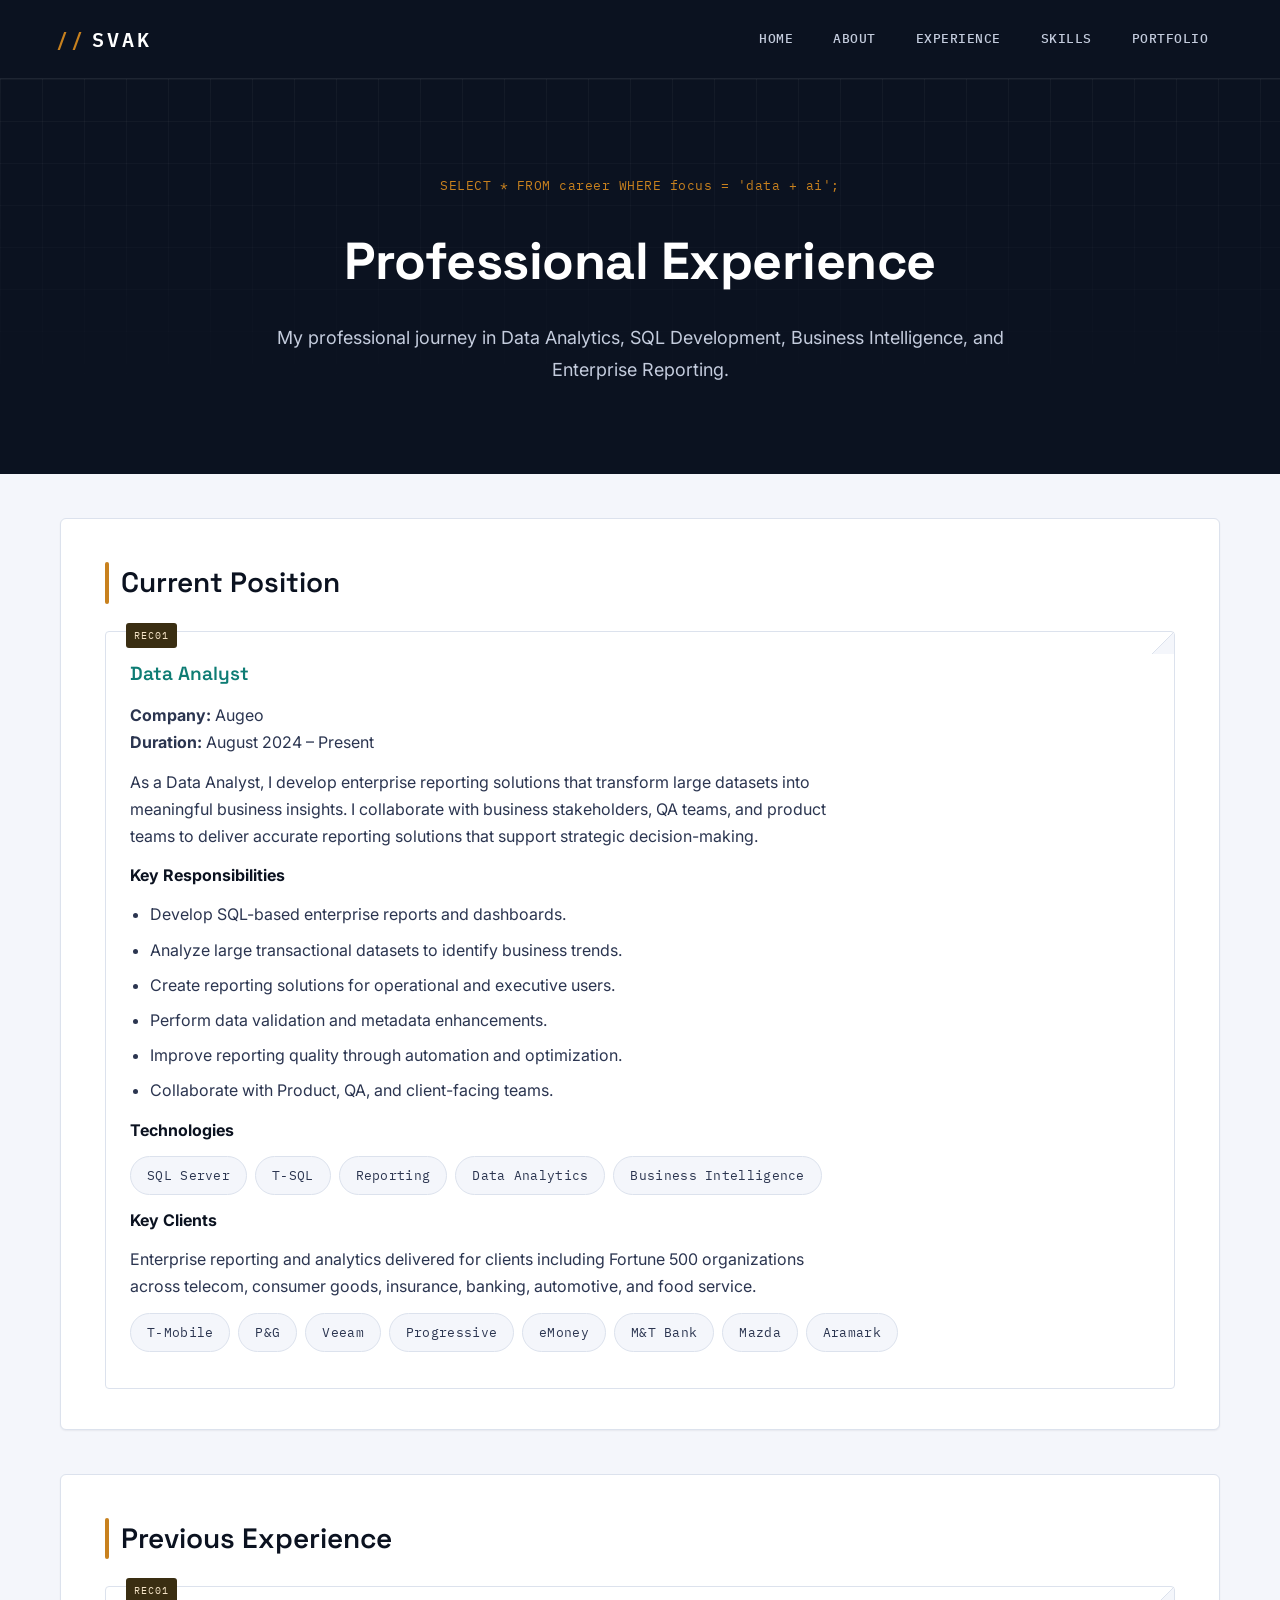
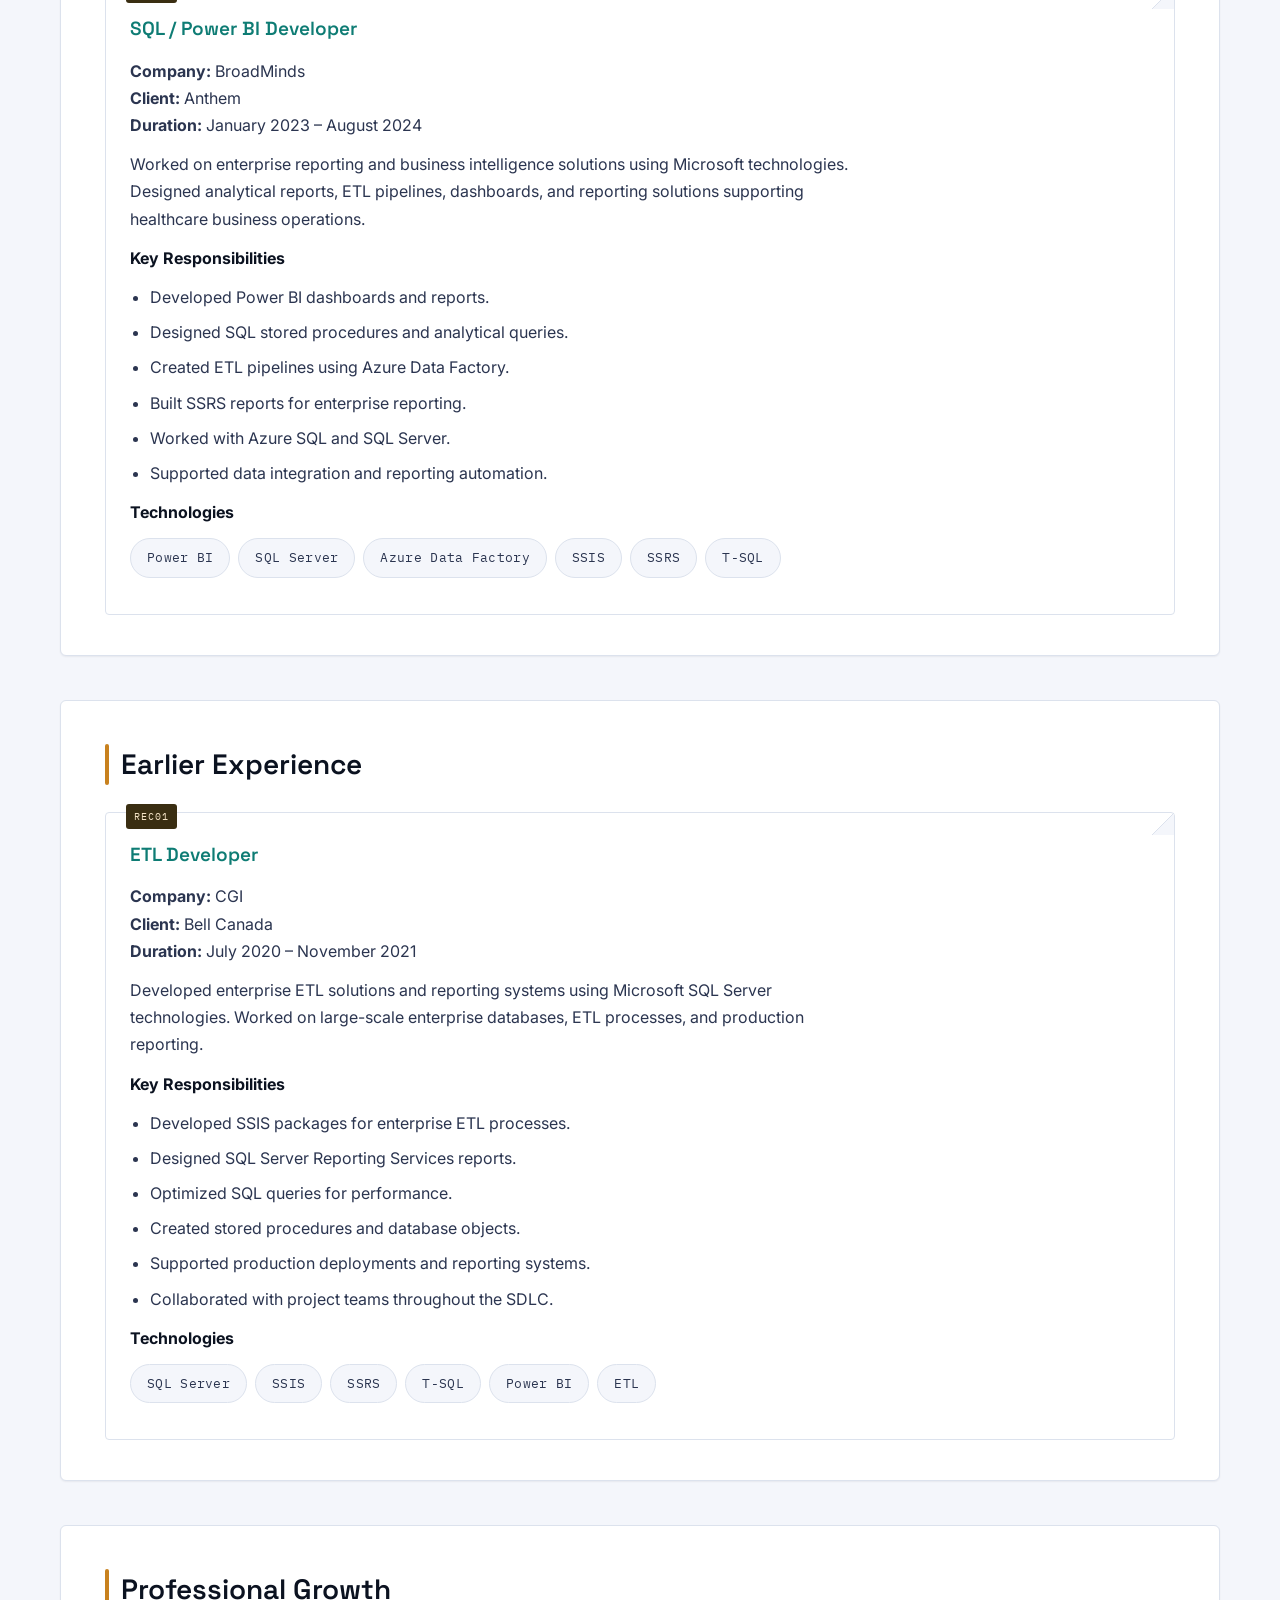
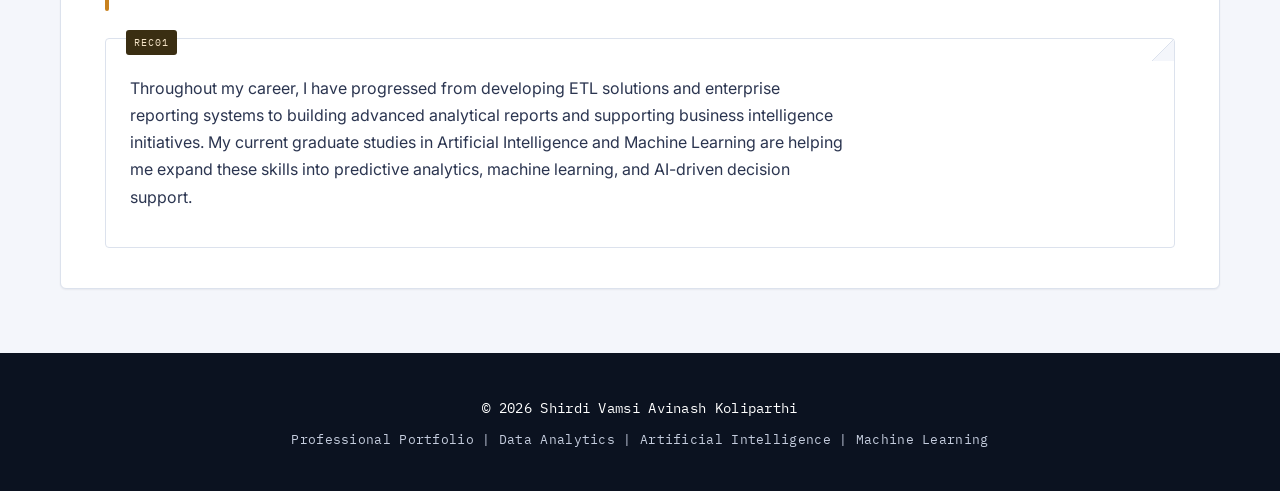
<file: experience.html>
<!DOCTYPE html>
<html lang="en">

<head>

<meta charset="UTF-8">

<meta name="viewport" content="width=device-width, initial-scale=1.0">

<title>Professional Experience | Shirdi Vamsi Avinash Koliparthi</title>

<link rel="stylesheet" href="style.css">

</head>

<body>

<nav>

<div class="logo">
    <a href="index.html">SVAK</a>
</div>

<ul>

<li><a href="index.html">Home</a></li>

<li><a href="about.html">About</a></li>

<li><a href="experience.html">Experience</a></li>

<li><a href="skills.html">Skills</a></li>

<li><a href="portfolio.html">Portfolio</a></li>

</ul>

</nav>

<header class="page-header">

<h1>Professional Experience</h1>

<p>

My professional journey in Data Analytics, SQL Development, Business Intelligence, and Enterprise Reporting.

</p>

</header>

<section>

<h2>Current Position</h2>

<div class="card reveal">

<h3>Data Analyst</h3>

<p>

<strong>Company:</strong> Augeo

<br>

<strong>Duration:</strong> August 2024 – Present

</p>

<p>

As a Data Analyst, I develop enterprise reporting solutions that transform large datasets into meaningful business insights. I collaborate with business stakeholders, QA teams, and product teams to deliver accurate reporting solutions that support strategic decision-making.

</p>

<h4>Key Responsibilities</h4>

<ul>

<li>Develop SQL-based enterprise reports and dashboards.</li>

<li>Analyze large transactional datasets to identify business trends.</li>

<li>Create reporting solutions for operational and executive users.</li>

<li>Perform data validation and metadata enhancements.</li>

<li>Improve reporting quality through automation and optimization.</li>

<li>Collaborate with Product, QA, and client-facing teams.</li>

</ul>

<h4>Technologies</h4>

<div class="tags">

<span class="tag">SQL Server</span>

<span class="tag">T-SQL</span>

<span class="tag">Reporting</span>

<span class="tag">Data Analytics</span>

<span class="tag">Business Intelligence</span>

</div>

<h4>Key Clients</h4>

<p>Enterprise reporting and analytics delivered for clients including Fortune 500 organizations across telecom, consumer goods, insurance, banking, automotive, and food service.</p>

<div class="tags">

<span class="tag">T-Mobile</span>

<span class="tag">P&amp;G</span>

<span class="tag">Veeam</span>

<span class="tag">Progressive</span>

<span class="tag">eMoney</span>

<span class="tag">M&amp;T Bank</span>

<span class="tag">Mazda</span>

<span class="tag">Aramark</span>

</div>

</div>

</section>

<section>

<h2>Previous Experience</h2>

<div class="card reveal">

<h3>SQL / Power BI Developer</h3>

<p>

<strong>Company:</strong> BroadMinds

<br>

<strong>Client:</strong> Anthem

<br>

<strong>Duration:</strong> January 2023 – August 2024

</p>

<p>

Worked on enterprise reporting and business intelligence solutions using Microsoft technologies. Designed analytical reports, ETL pipelines, dashboards, and reporting solutions supporting healthcare business operations.

</p>

<h4>Key Responsibilities</h4>

<ul>

<li>Developed Power BI dashboards and reports.</li>

<li>Designed SQL stored procedures and analytical queries.</li>

<li>Created ETL pipelines using Azure Data Factory.</li>

<li>Built SSRS reports for enterprise reporting.</li>

<li>Worked with Azure SQL and SQL Server.</li>

<li>Supported data integration and reporting automation.</li>

</ul>

<h4>Technologies</h4>

<div class="tags">

<span class="tag">Power BI</span>

<span class="tag">SQL Server</span>

<span class="tag">Azure Data Factory</span>

<span class="tag">SSIS</span>

<span class="tag">SSRS</span>

<span class="tag">T-SQL</span>

</div>

</div>

</section>

<section>

<h2>Earlier Experience</h2>

<div class="card reveal">

<h3>ETL Developer</h3>

<p>

<strong>Company:</strong> CGI

<br>

<strong>Client:</strong> Bell Canada

<br>

<strong>Duration:</strong> July 2020 – November 2021

</p>

<p>

Developed enterprise ETL solutions and reporting systems using Microsoft SQL Server technologies. Worked on large-scale enterprise databases, ETL processes, and production reporting.

</p>

<h4>Key Responsibilities</h4>

<ul>

<li>Developed SSIS packages for enterprise ETL processes.</li>

<li>Designed SQL Server Reporting Services reports.</li>

<li>Optimized SQL queries for performance.</li>

<li>Created stored procedures and database objects.</li>

<li>Supported production deployments and reporting systems.</li>

<li>Collaborated with project teams throughout the SDLC.</li>

</ul>

<h4>Technologies</h4>

<div class="tags">

<span class="tag">SQL Server</span>

<span class="tag">SSIS</span>

<span class="tag">SSRS</span>

<span class="tag">T-SQL</span>

<span class="tag">Power BI</span>

<span class="tag">ETL</span>

</div>

</div>

</section>

<section>

<h2>Professional Growth</h2>

<div class="card reveal">

<p>

Throughout my career, I have progressed from developing ETL solutions and enterprise reporting systems to building advanced analytical reports and supporting business intelligence initiatives. My current graduate studies in Artificial Intelligence and Machine Learning are helping me expand these skills into predictive analytics, machine learning, and AI-driven decision support.

</p>

</div>

</section>

<footer>

<p>

© 2026 Shirdi Vamsi Avinash Koliparthi

</p>

<p>

Professional Portfolio | Data Analytics | Artificial Intelligence | Machine Learning

</p>

</footer>

<script src="script.js" defer></script>

</body>

</html>
</file>
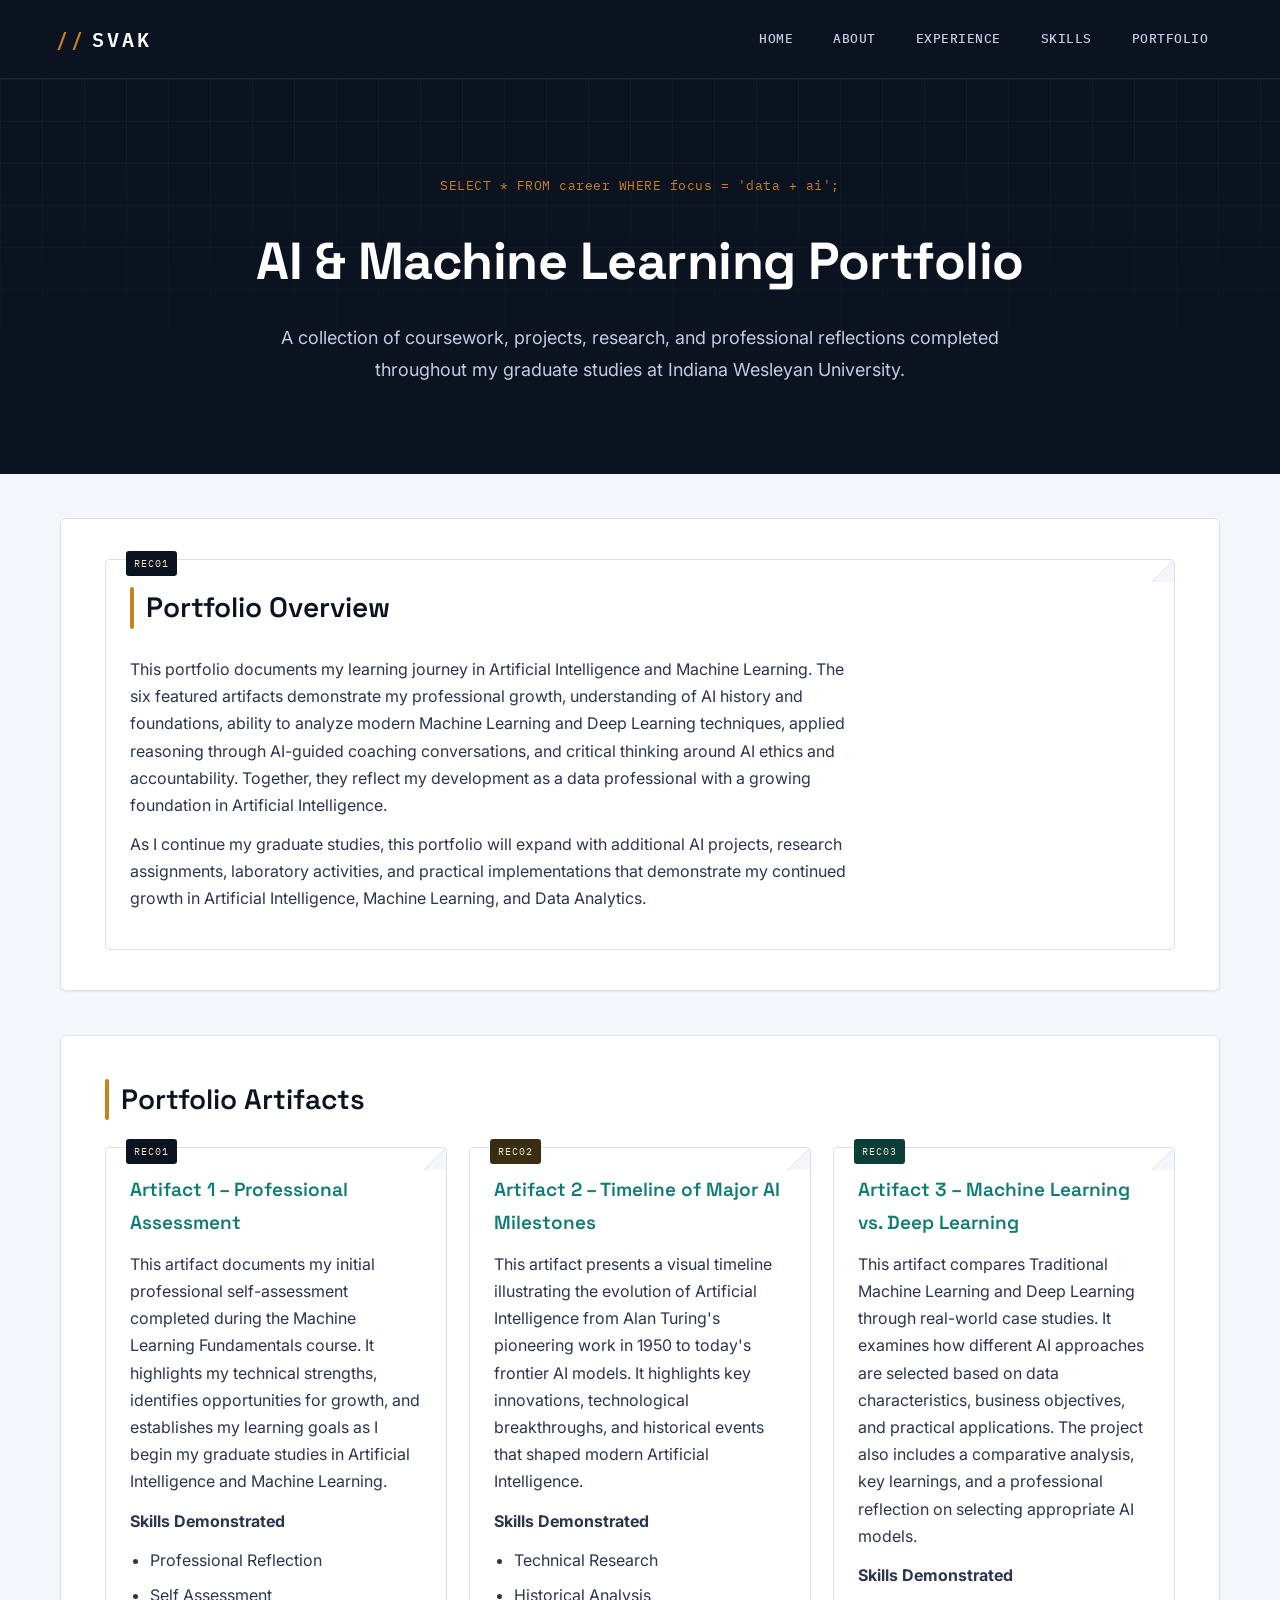
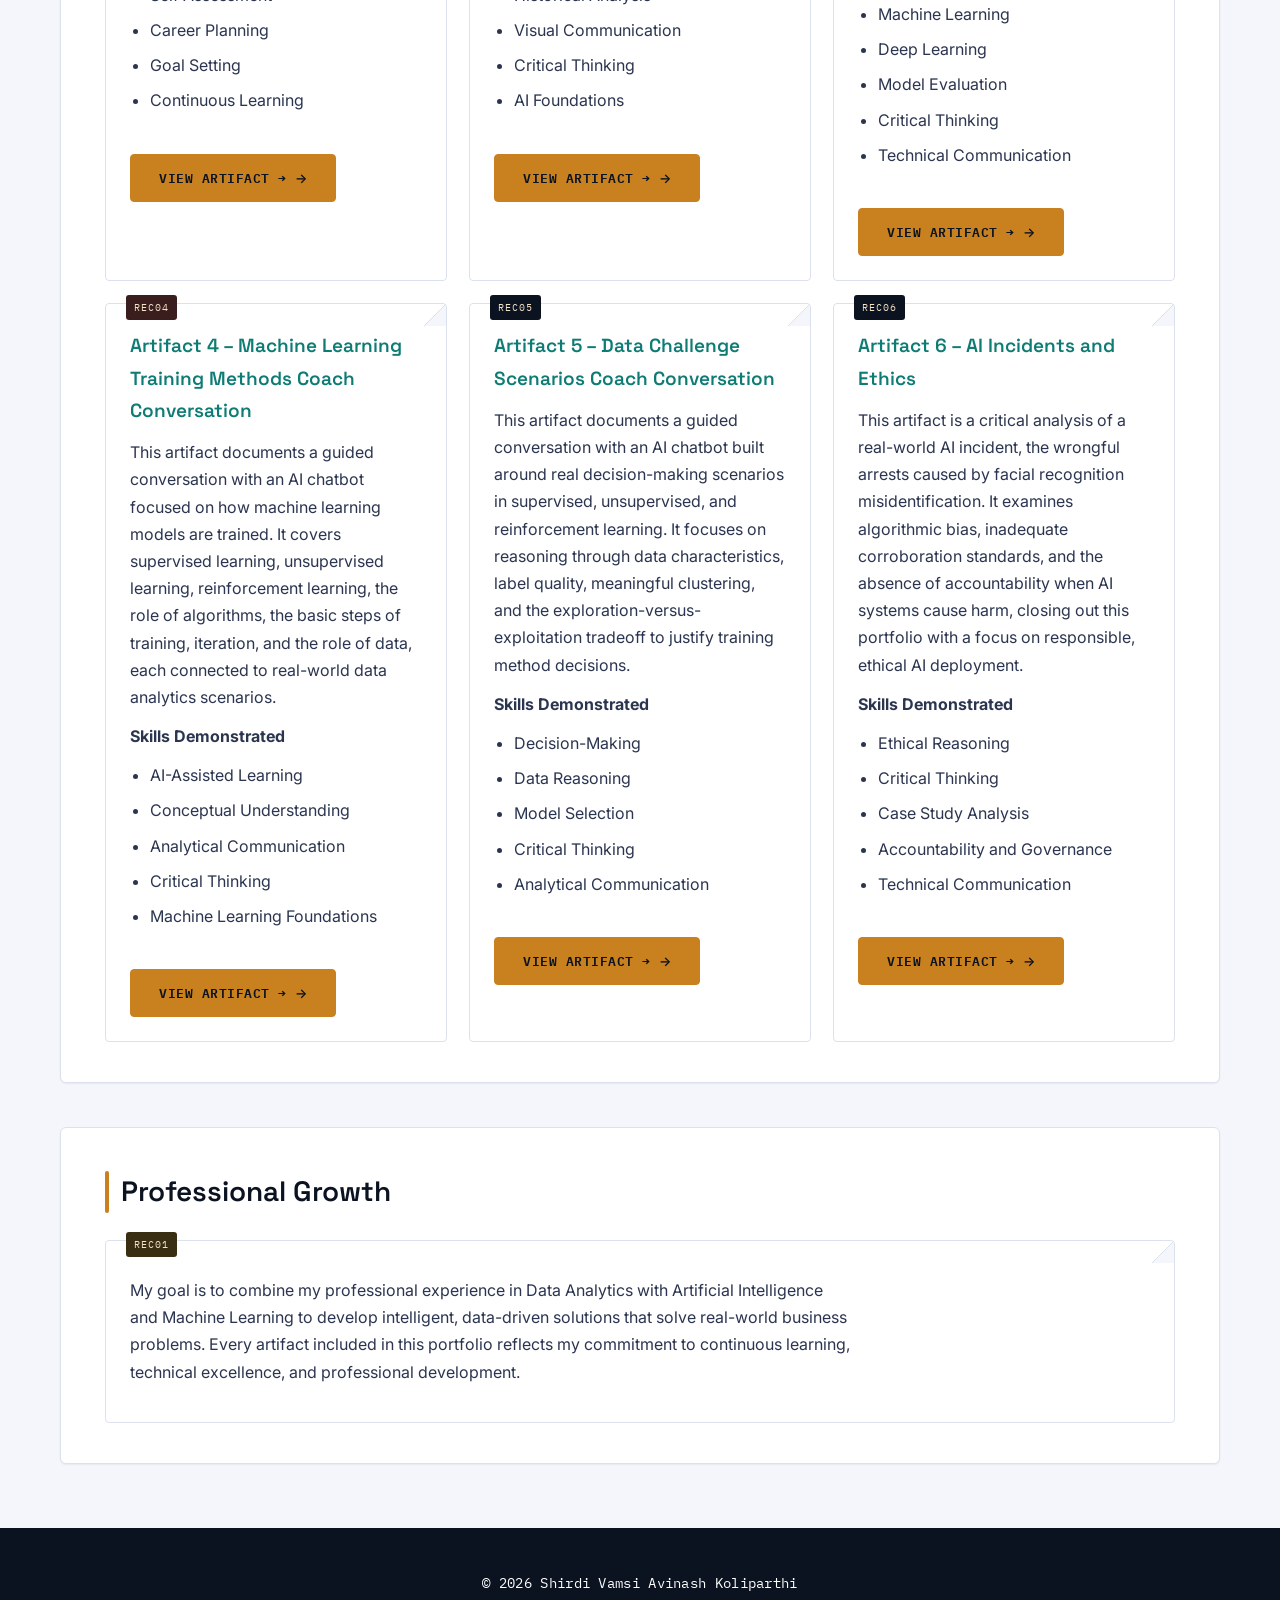
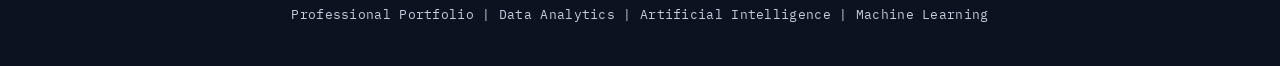
<file: portfolio.html>
<!DOCTYPE html>
<html lang="en">

<head>

<meta charset="UTF-8">

<meta name="viewport" content="width=device-width, initial-scale=1.0">

<title>AI & Machine Learning Portfolio | Shirdi Vamsi Avinash Koliparthi</title>

<link rel="stylesheet" href="style.css">

</head>

<body>

<nav>

<div class="logo">

<a href="about.html#contact">SVAK</a>

</div>

<ul>

<li><a href="index.html">Home</a></li>

<li><a href="about.html">About</a></li>

<li><a href="experience.html">Experience</a></li>

<li><a href="skills.html">Skills</a></li>

<li><a href="portfolio.html">Portfolio</a></li>

</ul>

</nav>

<header class="page-header">

<h1>AI & Machine Learning Portfolio</h1>

<p>

A collection of coursework, projects, research, and professional reflections completed throughout my graduate studies at Indiana Wesleyan University.

</p>

</header>

<section>

<div class="card">
  
<h2>Portfolio Overview</h2>

<p>

This portfolio documents my learning journey in Artificial Intelligence and Machine Learning. The six featured artifacts demonstrate my professional growth, understanding of AI history and foundations, ability to analyze modern Machine Learning and Deep Learning techniques, applied reasoning through AI-guided coaching conversations, and critical thinking around AI ethics and accountability. Together, they reflect my development as a data professional with a growing foundation in Artificial Intelligence.

</p>

<p>

As I continue my graduate studies, this portfolio will expand with additional AI projects, research assignments, laboratory activities, and practical implementations that demonstrate my continued growth in Artificial Intelligence, Machine Learning, and Data Analytics.

</p>

</div>
  
</section>

<section>

<h2>Portfolio Artifacts</h2>

<div class="projects">

<div class="card">

<h3>Artifact 1 – Professional Assessment</h3>

<p>

This artifact documents my initial professional self-assessment completed during the Machine Learning Fundamentals course. It highlights my technical strengths, identifies opportunities for growth, and establishes my learning goals as I begin my graduate studies in Artificial Intelligence and Machine Learning.

</p>

<p>

<strong>Skills Demonstrated</strong>

</p>

<ul>

<li>Professional Reflection</li>

<li>Self Assessment</li>

<li>Career Planning</li>

<li>Goal Setting</li>

<li>Continuous Learning</li>

</ul>

<br>

<a class="button" href="artifact1.html">

View Artifact →

</a>

</div>

<div class="card">

<h3>Artifact 2 – Timeline of Major AI Milestones</h3>

<p>

This artifact presents a visual timeline illustrating the evolution of Artificial Intelligence from Alan Turing's pioneering work in 1950 to today's frontier AI models. It highlights key innovations, technological breakthroughs, and historical events that shaped modern Artificial Intelligence.

</p>

<p>

<strong>Skills Demonstrated</strong>

</p>

<ul>

<li>Technical Research</li>

<li>Historical Analysis</li>

<li>Visual Communication</li>

<li>Critical Thinking</li>

<li>AI Foundations</li>

</ul>

<br>

<a class="button" href="artifact2.html">

View Artifact →

</a>

</div>

<div class="card">

<h3>Artifact 3 – Machine Learning vs. Deep Learning</h3>

<p>

This artifact compares Traditional Machine Learning and Deep Learning through real-world case studies. It examines how different AI approaches are selected based on data characteristics, business objectives, and practical applications. The project also includes a comparative analysis, key learnings, and a professional reflection on selecting appropriate AI models.

</p>

<p>

<strong>Skills Demonstrated</strong>

</p>

<ul>

<li>Machine Learning</li>

<li>Deep Learning</li>

<li>Model Evaluation</li>

<li>Critical Thinking</li>

<li>Technical Communication</li>

</ul>

<br>

<a class="button" href="artifact3.html">

View Artifact →

</a>

</div>
  
<div class="card">

<h3>Artifact 4 – Machine Learning Training Methods Coach Conversation</h3>

<p>

This artifact documents a guided conversation with an AI chatbot focused on how machine learning models are trained. It covers supervised learning, unsupervised learning, reinforcement learning, the role of algorithms, the basic steps of training, iteration, and the role of data, each connected to real-world data analytics scenarios.

</p>

<p>

<strong>Skills Demonstrated</strong>

</p>

<ul>

<li>AI-Assisted Learning</li>

<li>Conceptual Understanding</li>

<li>Analytical Communication</li>

<li>Critical Thinking</li>

<li>Machine Learning Foundations</li>

</ul>

<br>

<a class="button" href="artifact4.html">

View Artifact →

</a>

</div>

  
<div class="card">

<h3>Artifact 5 – Data Challenge Scenarios Coach Conversation</h3>

<p>

This artifact documents a guided conversation with an AI chatbot built around real decision-making scenarios in supervised, unsupervised, and reinforcement learning. It focuses on reasoning through data characteristics, label quality, meaningful clustering, and the exploration-versus-exploitation tradeoff to justify training method decisions.

</p>

<p>

<strong>Skills Demonstrated</strong>

</p>

<ul>

<li>Decision-Making</li>

<li>Data Reasoning</li>

<li>Model Selection</li>

<li>Critical Thinking</li>

<li>Analytical Communication</li>

</ul>

<br>

<a class="button" href="artifact5.html">

View Artifact →

</a>

</div>

  
<div class="card">

<h3>Artifact 6 – AI Incidents and Ethics</h3>

<p>

This artifact is a critical analysis of a real-world AI incident, the wrongful arrests caused by facial recognition misidentification. It examines algorithmic bias, inadequate corroboration standards, and the absence of accountability when AI systems cause harm, closing out this portfolio with a focus on responsible, ethical AI deployment.

</p>

<p>

<strong>Skills Demonstrated</strong>

</p>

<ul>

<li>Ethical Reasoning</li>

<li>Critical Thinking</li>

<li>Case Study Analysis</li>

<li>Accountability and Governance</li>

<li>Technical Communication</li>

</ul>

<br>

<a class="button" href="artifact6.html">

View Artifact →

</a>

</div>

</div>

</section>

<section>

<h2>Professional Growth</h2>

<div class="card">

<p>

My goal is to combine my professional experience in Data Analytics with Artificial Intelligence and Machine Learning to develop intelligent, data-driven solutions that solve real-world business problems. Every artifact included in this portfolio reflects my commitment to continuous learning, technical excellence, and professional development.

</p>

</div>

</section>

<footer>

<p>

© 2026 Shirdi Vamsi Avinash Koliparthi

</p>

<p>

Professional Portfolio | Data Analytics | Artificial Intelligence | Machine Learning

</p>

</footer>

</body>

</html>
</file>
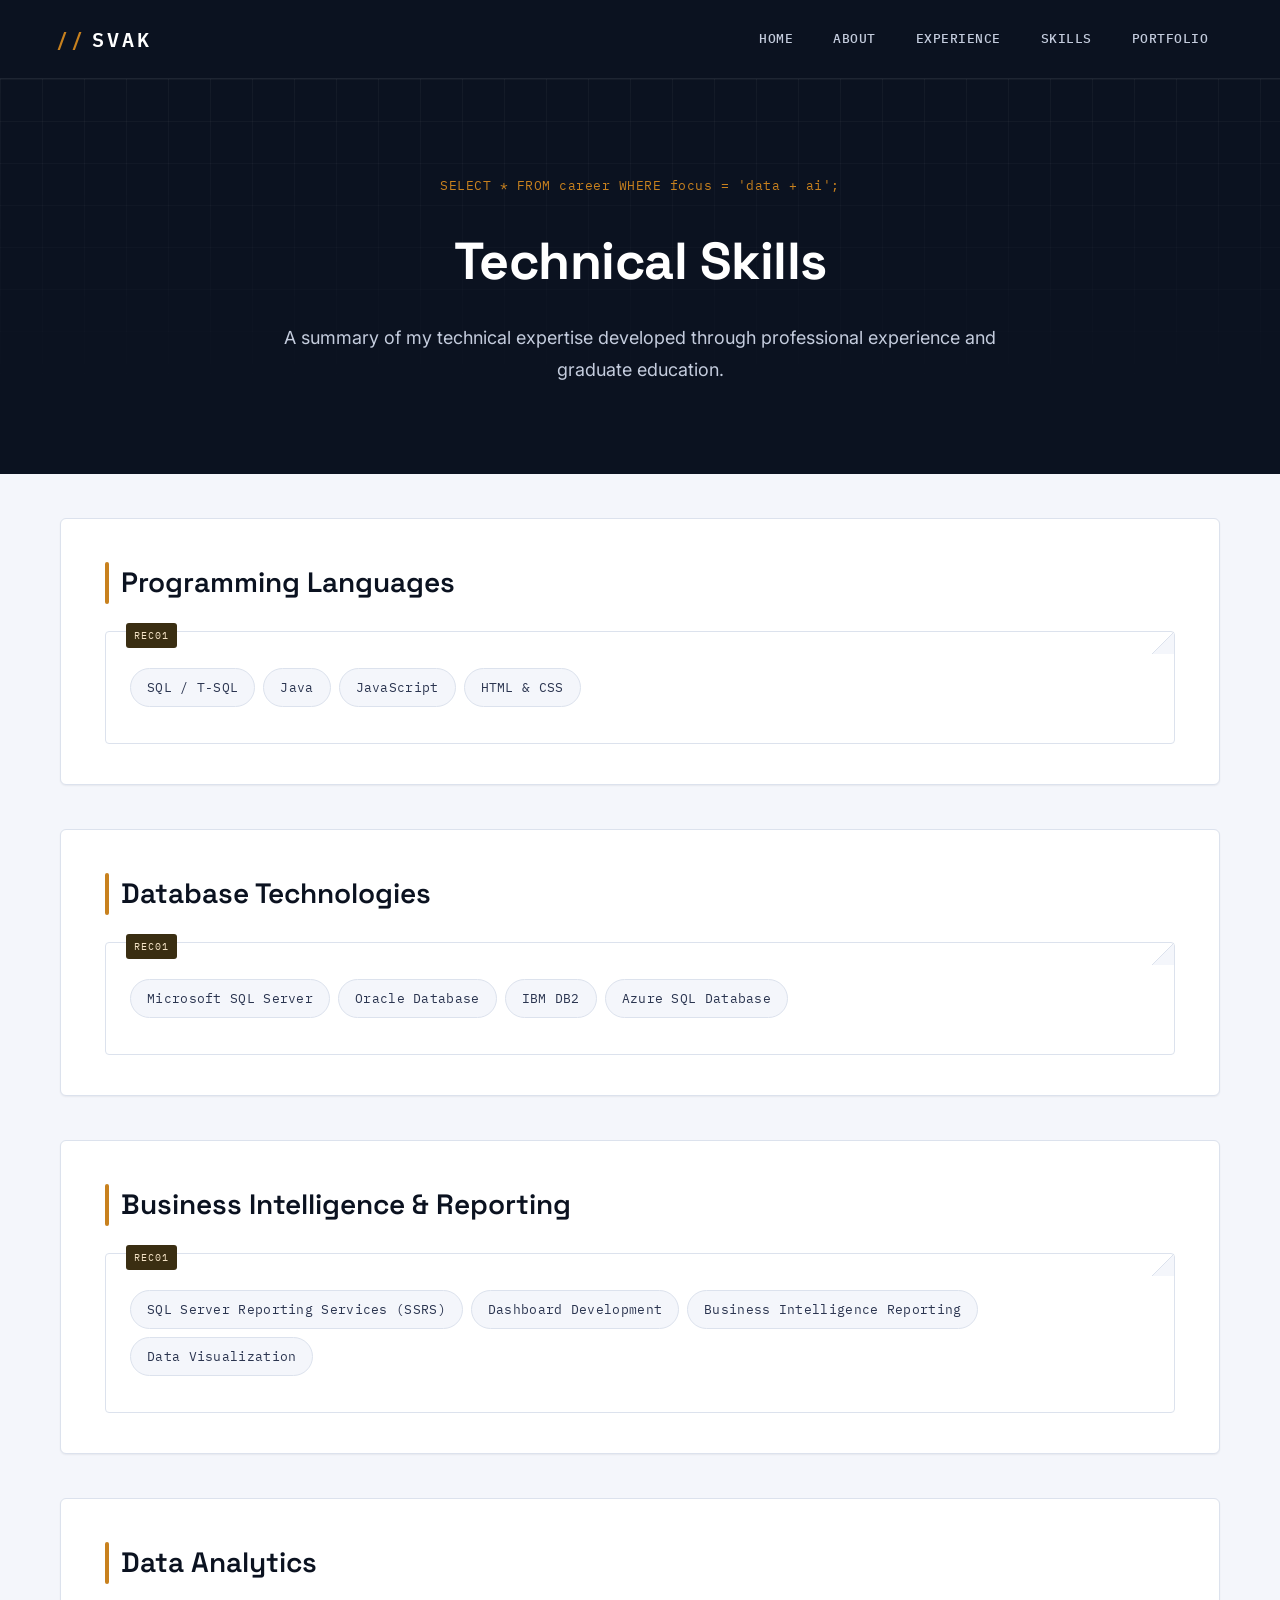
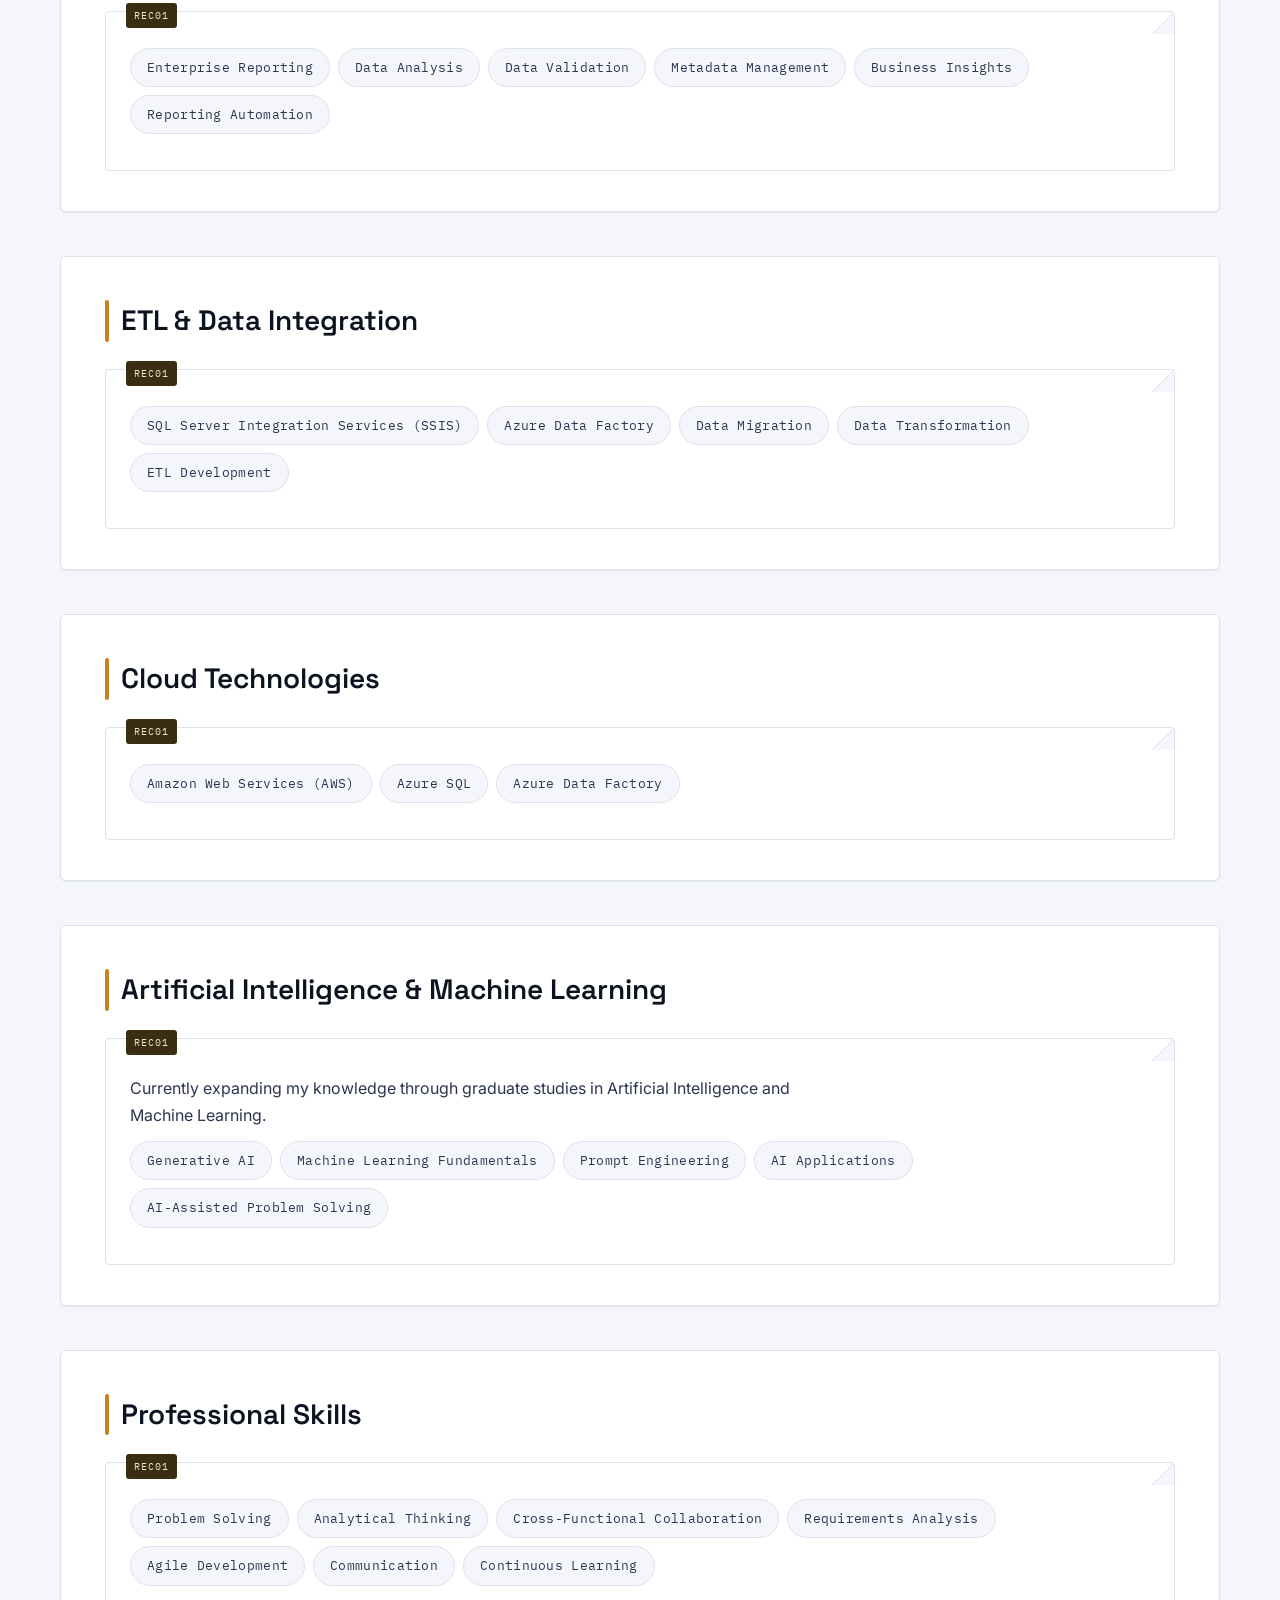
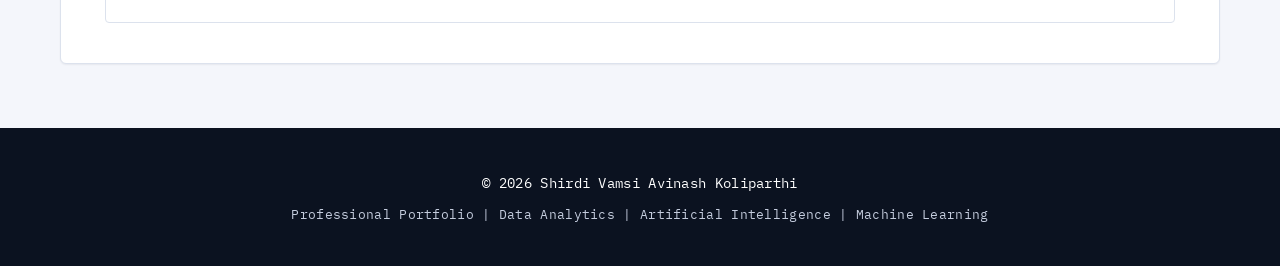
<file: skills.html>
<!DOCTYPE html>
<html lang="en">

<head>

<meta charset="UTF-8">

<meta name="viewport" content="width=device-width, initial-scale=1.0">

<title>Technical Skills | Shirdi Vamsi Avinash Koliparthi</title>

<link rel="stylesheet" href="style.css">

</head>

<body>

<nav>

<div class="logo">
    <a href="index.html">SVAK</a>
</div>

<ul>

<li><a href="index.html">Home</a></li>

<li><a href="about.html">About</a></li>

<li><a href="experience.html">Experience</a></li>

<li><a href="skills.html">Skills</a></li>

<li><a href="portfolio.html">Portfolio</a></li>

</ul>

</nav>

<header class="page-header">

<h1>Technical Skills</h1>

<p>

A summary of my technical expertise developed through professional experience and graduate education.

</p>

</header>

<section>

<h2>Programming Languages</h2>

<div class="card reveal">

<div class="tags">

<span class="tag">SQL / T-SQL</span>

<span class="tag">Java</span>

<span class="tag">JavaScript</span>

<span class="tag">HTML & CSS</span>

</div>

</div>

</section>

<section>

<h2>Database Technologies</h2>

<div class="card reveal">

<div class="tags">

<span class="tag">Microsoft SQL Server</span>

<span class="tag">Oracle Database</span>

<span class="tag">IBM DB2</span>

<span class="tag">Azure SQL Database</span>

</div>

</div>

</section>

<section>

<h2>Business Intelligence & Reporting</h2>

<div class="card reveal">

<div class="tags">

<span class="tag">SQL Server Reporting Services (SSRS)</span>

<span class="tag">Dashboard Development</span>

<span class="tag">Business Intelligence Reporting</span>

<span class="tag">Data Visualization</span>

</div>

</div>

</section>

<section>

<h2>Data Analytics</h2>

<div class="card reveal">

<div class="tags">

<span class="tag">Enterprise Reporting</span>

<span class="tag">Data Analysis</span>

<span class="tag">Data Validation</span>

<span class="tag">Metadata Management</span>

<span class="tag">Business Insights</span>

<span class="tag">Reporting Automation</span>

</div>

</div>

</section>

<section>

<h2>ETL & Data Integration</h2>

<div class="card reveal">

<div class="tags">

<span class="tag">SQL Server Integration Services (SSIS)</span>

<span class="tag">Azure Data Factory</span>

<span class="tag">Data Migration</span>

<span class="tag">Data Transformation</span>

<span class="tag">ETL Development</span>

</div>

</div>

</section>

<section>

<h2>Cloud Technologies</h2>

<div class="card reveal">

<div class="tags">

<span class="tag">Amazon Web Services (AWS)</span>

<span class="tag">Azure SQL</span>

<span class="tag">Azure Data Factory</span>

</div>

</div>

</section>

<section>

<h2>Artificial Intelligence & Machine Learning</h2>

<div class="card reveal">

<p>

Currently expanding my knowledge through graduate studies in Artificial Intelligence and Machine Learning.

</p>

<div class="tags">

<span class="tag">Generative AI</span>

<span class="tag">Machine Learning Fundamentals</span>

<span class="tag">Prompt Engineering</span>

<span class="tag">AI Applications</span>

<span class="tag">AI-Assisted Problem Solving</span>

</div>

</div>

</section>

<section>

<h2>Professional Skills</h2>

<div class="card reveal">

<div class="tags">

<span class="tag">Problem Solving</span>

<span class="tag">Analytical Thinking</span>

<span class="tag">Cross-Functional Collaboration</span>

<span class="tag">Requirements Analysis</span>

<span class="tag">Agile Development</span>

<span class="tag">Communication</span>

<span class="tag">Continuous Learning</span>

</div>

</div>

</section>

<footer>

<p>

© 2026 Shirdi Vamsi Avinash Koliparthi

</p>

<p>

Professional Portfolio | Data Analytics | Artificial Intelligence | Machine Learning

</p>

</footer>

<script src="script.js" defer></script>

</body>

</html>
</file>
<file: style.css>
/* ===========================================================
   Portfolio Theme — "Structured Record" system
   Identity: SQL / data analyst grounded in structured records,
   query language, and tabular precision — built for a portfolio
   that is transitioning toward AI & Machine Learning.
   =========================================================== */

@import url('https://fonts.googleapis.com/css2?family=Space+Grotesk:wght@500;600;700&family=Inter:wght@400;500;600&family=IBM+Plex+Mono:wght@400;500;600&display=swap');

:root{
  /* Color tokens */
  --ink-900:#0B1220;      /* primary text / nav / footer */
  --ink-700:#2B3550;      /* secondary text */
  --ink-500:#5B6B8C;      /* muted text */
  --paper:#F4F6FB;        /* page background */
  --card:#FFFFFF;         /* card surfaces */
  --line:#DCE2ED;         /* hairline borders / grid rules */
  --accent-amber:#C8811E; /* signature accent — query highlight */
  --accent-amber-soft:#F4E3C6;
  --accent-teal:#0E7C74;  /* secondary accent — AI/ML thread */
  --accent-teal-soft:#D8ECE9;

  /* Type */
  --font-display:'Space Grotesk',Arial,sans-serif;
  --font-body:'Inter',Segoe UI,Arial,sans-serif;
  --font-mono:'IBM Plex Mono',Consolas,monospace;

  /* Elevation scale — consistent shadow tiers instead of ad-hoc values */
  --shadow-sm:0 1px 2px rgba(11,18,32,0.06);
  --shadow-md:0 8px 20px rgba(11,18,32,0.08);
  --shadow-lg:0 16px 32px rgba(11,18,32,0.12);
}

*{margin:0;padding:0;box-sizing:border-box;}
html{scroll-behavior:smooth;}

@media (prefers-reduced-motion: reduce){
  html{scroll-behavior:auto;}
  *{animation-duration:0.01ms !important;transition-duration:0.01ms !important;}
  .reveal{opacity:1 !important;transform:none !important;}
}

body{
  font-family:var(--font-body);
  background:
    linear-gradient(var(--paper),var(--paper)),
    repeating-linear-gradient(
      0deg,
      rgba(11,18,32,0.035) 0px,
      rgba(11,18,32,0.035) 1px,
      transparent 1px,
      transparent 32px
    );
  color:var(--ink-900);
  line-height:1.7;
  font-size:16px;
}

::selection{
  background:var(--accent-amber-soft);
  color:var(--ink-900);
}

a{color:var(--accent-teal);text-decoration:none;}
a:hover{color:var(--accent-amber);}
a:focus-visible,
button:focus-visible,
.btn:focus-visible,
.button:focus-visible{
  outline:2px solid var(--accent-amber);
  outline-offset:3px;
  border-radius:2px;
}

/* ===========================
   Navigation
=========================== */
nav{
  position:sticky;
  top:0;
  z-index:1000;
  display:flex;
  justify-content:space-between;
  align-items:center;
  padding:16px 56px;
  background:var(--ink-900);
  border-bottom:1px solid rgba(255,255,255,0.08);
}
.logo a{
  color:#fff;
  text-decoration:none;
  font-family:var(--font-mono);
  font-size:20px;
  font-weight:600;
  letter-spacing:3px;
  position:relative;
  padding:2px 0;
}
.logo a::before{
  content:"//";
  color:var(--accent-amber);
  margin-right:6px;
}
nav ul{
  list-style:none;
  display:flex;
  gap:8px;
  flex-wrap:wrap;
}
nav a{
  color:#C4CCDD;
  text-decoration:none;
  font-family:var(--font-mono);
  font-size:13px;
  font-weight:500;
  letter-spacing:0.5px;
  text-transform:uppercase;
  padding:12px 16px;
  border-radius:3px;
  transition:color .2s ease, background .2s ease;
  min-height:44px;
  display:inline-flex;
  align-items:center;
}
nav ul a:hover{
  color:#fff;
  background:rgba(255,255,255,0.06);
}
.logo a:hover{color:var(--accent-amber);}

/* ===========================
   Hero / Page headers
=========================== */
header,.page-header{
  color:#fff;
  text-align:center;
  padding:96px 24px 88px;
  background:var(--ink-900);
  position:relative;
  overflow:hidden;
}

/* soft radial glow for extra depth behind hero content */
header{
  background:
    radial-gradient(560px 320px at 50% 0%, rgba(200,129,30,0.14), transparent 70%),
    radial-gradient(480px 300px at 85% 100%, rgba(14,124,116,0.16), transparent 70%),
    var(--ink-900);
}

/* subtle graph-paper texture in the hero */
header::after,.page-header::after{
  content:"";
  position:absolute;
  inset:0;
  background-image:
    linear-gradient(rgba(255,255,255,0.045) 1px, transparent 1px),
    linear-gradient(90deg, rgba(255,255,255,0.045) 1px, transparent 1px);
  background-size:42px 42px;
  mask-image:linear-gradient(to bottom, rgba(0,0,0,0.9), transparent 85%);
  pointer-events:none;
}

header::before,.page-header::before{
  content:"SELECT * FROM career WHERE focus = 'data + ai';";
  display:block;
  font-family:var(--font-mono);
  font-size:13px;
  letter-spacing:0.5px;
  color:var(--accent-amber);
  margin-bottom:20px;
  position:relative;
  z-index:1;
}

/* index.html hero types this line via JS instead of the static ::before */
.hero-typed::before{content:none;}
.hero-query{
  display:block;
  font-family:var(--font-mono);
  font-size:13px;
  letter-spacing:0.5px;
  color:var(--accent-amber);
  margin-bottom:20px;
  position:relative;
  z-index:1;
  min-height:1.2em;
}
.hero-query .cursor{
  display:inline-block;
  width:7px;
  height:14px;
  margin-left:2px;
  background:var(--accent-amber);
  vertical-align:-2px;
  animation:cursor-blink 1s step-end infinite;
}
@keyframes cursor-blink{
  0%,100%{opacity:1;}
  50%{opacity:0;}
}

header h1,.page-header h1{
  font-family:var(--font-display);
  font-size:52px;
  font-weight:700;
  letter-spacing:-0.5px;
  margin-bottom:16px;
  position:relative;
  z-index:1;
}
header h2,.page-header h2{
  font-family:var(--font-display);
  font-size:24px;
  font-weight:500;
  color:var(--accent-teal-soft);
  margin-bottom:16px;
  position:relative;
  z-index:1;
}
header p,.page-header p{
  font-family:var(--font-body);
  font-size:18px;
  line-height:1.8;
  max-width:760px;
  margin:auto;
  color:#C4CCDD;
  position:relative;
  z-index:1;
}
header h2 + p,.page-header h2 + p{color:#C4CCDD;}

/* hero-specific: h2 used as tagline in index.html is directly after h1 with no h3 gap issues */
.hero h2{max-width:760px;margin:0 auto 20px;}

/* ===========================
   Sections
=========================== */
section{
  width:min(92%,1160px);
  margin:44px auto;
  background:var(--card);
  border:1px solid var(--line);
  border-radius:6px;
  padding:40px 44px;
  box-shadow:var(--shadow-sm);
}

section h2{
  font-family:var(--font-display);
  color:var(--ink-900);
  font-size:28px;
  font-weight:600;
  padding-left:16px;
  margin-bottom:24px;
  position:relative;
}
section h2::before{
  content:"";
  position:absolute;
  left:0;
  top:3px;
  bottom:3px;
  width:4px;
  background:var(--accent-amber);
  border-radius:2px;
}
section h3{
  font-family:var(--font-display);
  font-size:19px;
  font-weight:600;
  margin:20px 0 8px;
  color:var(--accent-teal);
}
/* Line-length control: keep prose readable on wide desktop sections */
section p{margin:12px 0;color:var(--ink-700);max-width:72ch;}
section ul{padding-left:20px;margin:12px 0;max-width:72ch;}
section li{margin:8px 0;color:var(--ink-700);}
section li strong{color:var(--ink-900);}

/* ===========================
   Cards — "record card" motif
=========================== */
.projects,.cards{
  display:grid;
  grid-template-columns:repeat(auto-fit,minmax(300px,1fr));
  gap:22px;
  margin-top:8px;
}

.card{
  background:var(--card);
  border:1px solid var(--line);
  border-radius:4px;
  padding:24px;
  position:relative;
  transition:transform .18s ease, box-shadow .18s ease, border-color .18s ease;
}

/* die-cut corner notch — the orientation cut on a physical punch card,
   read here as the "record" motif made literal rather than decorative */
.card::after{
  content:"";
  position:absolute;
  top:0;
  right:0;
  width:22px;
  height:22px;
  background:
    linear-gradient(
      135deg,
      transparent calc(50% - 0.5px),
      var(--line) calc(50% - 0.5px),
      var(--line) calc(50% + 0.5px),
      var(--paper) calc(50% + 0.5px)
    );
  transition:background .18s ease;
  pointer-events:none;
}
.card:hover::after{
  background:
    linear-gradient(
      135deg,
      transparent calc(50% - 0.5px),
      var(--accent-teal) calc(50% - 0.5px),
      var(--accent-teal) calc(50% + 0.5px),
      var(--accent-teal-soft) calc(50% + 0.5px)
    );
}

/* punch-card style index tab, numbered by position */
.card::before{
  content:"REC" counter(card-index, decimal-leading-zero);
  counter-increment:card-index;
  position:absolute;
  top:-9px;
  left:20px;
  background:var(--ink-900);
  color:var(--accent-amber-soft);
  font-family:var(--font-mono);
  font-size:10px;
  letter-spacing:1px;
  padding:4px 8px;
  border-radius:3px;
}
.projects,.cards{counter-reset:card-index;}

.card:hover{
  transform:translateY(-4px);
  border-color:var(--accent-teal);
  box-shadow:var(--shadow-md);
}

/* subtle color coding by position, echoes the original nth-child accents */
.card:nth-child(1)::before{background:var(--ink-900);}
.card:nth-child(2)::before{background:#3A2E12;}
.card:nth-child(3)::before{background:#0B3D39;}
.card:nth-child(4)::before{background:#3A1E1E;}

.card h3{margin-top:6px;}
.card h3:first-child{margin-top:2px;}

/* ===========================
   Scroll reveal (JS toggles .is-visible)
=========================== */
.reveal{
  opacity:0;
  transform:translateY(16px);
  transition:opacity .4s ease, transform .4s ease;
  transition-delay:var(--reveal-delay,0ms);
}
.reveal.is-visible{
  opacity:1;
  transform:none;
}

/* ===========================
   Stats strip
=========================== */
.stats{
  display:grid;
  grid-template-columns:repeat(auto-fit,minmax(160px,1fr));
  gap:16px;
  width:min(92%,1160px);
  margin:-28px auto 44px;
  position:relative;
  z-index:2;
}
.stat{
  background:var(--card);
  border:1px solid var(--line);
  border-radius:6px;
  padding:24px 16px;
  text-align:center;
  box-shadow:var(--shadow-md);
}
.stat-number{
  display:block;
  font-family:var(--font-display);
  font-size:32px;
  font-weight:700;
  color:var(--accent-amber);
  line-height:1.2;
}
.stat-label{
  display:block;
  margin-top:4px;
  font-family:var(--font-mono);
  font-size:12px;
  letter-spacing:0.4px;
  text-transform:uppercase;
  color:var(--ink-500);
}

/* ===========================
   Tag pills — replaces plain bullet lists
=========================== */
.tags{
  display:flex;
  flex-wrap:wrap;
  gap:8px;
  list-style:none;
  padding:0;
  margin:12px 0;
}
.tag{
  display:inline-flex;
  align-items:center;
  font-family:var(--font-mono);
  font-size:12.5px;
  letter-spacing:0.3px;
  color:var(--ink-700);
  background:var(--paper);
  border:1px solid var(--line);
  border-radius:100px;
  padding:8px 16px;
  transition:border-color .18s ease, color .18s ease, background .18s ease;
}
.tag:hover{
  border-color:var(--accent-teal);
  color:var(--accent-teal);
  background:var(--accent-teal-soft);
}

/* ===========================
   Buttons
=========================== */
.hero-buttons{
  display:flex;
  justify-content:center;
  gap:16px;
  flex-wrap:wrap;
  margin-top:36px;
}

.btn,.button{
  display:inline-flex;
  align-items:center;
  gap:8px;
  text-decoration:none;
  padding:12px 28px;
  min-height:44px;
  border-radius:4px;
  font-family:var(--font-mono);
  font-size:13px;
  font-weight:600;
  letter-spacing:0.5px;
  text-transform:uppercase;
  transition:transform .18s ease, box-shadow .18s ease, background .18s ease;
  background:var(--accent-amber);
  color:var(--ink-900);
  border:1px solid var(--accent-amber);
}
.btn::after,.button::after{
  content:"→";
  font-family:var(--font-body);
  transition:transform .18s ease;
}
.btn:hover::after,.button:hover::after{transform:translateX(3px);}

.btn-secondary{
  background:transparent;
  color:#fff;
  border:1px solid rgba(255,255,255,0.4);
}
.btn-secondary:hover{
  background:rgba(255,255,255,0.08);
  border-color:#fff;
  color:#fff;
}

.btn:hover,.button:hover{
  transform:translateY(-2px);
  box-shadow:0 8px 18px rgba(200,129,30,0.35);
  color:var(--ink-900);
}

/* .button elements inside light cards already read correctly on white */

/* ===========================
   Timeline image
=========================== */
.timeline-image{
  width:100%;
  max-width:1000px;
  display:block;
  margin:32px auto;
  border-radius:6px;
  border:1px solid var(--line);
  box-shadow:var(--shadow-lg);
}

/* ===========================
   Query caption — echoes the hero's typed SQL line,
   used to introduce data tables inline in a light card
=========================== */
.query-caption{
  font-family:var(--font-mono);
  font-size:13px;
  letter-spacing:0.3px;
  color:var(--accent-amber);
  background:var(--ink-900);
  display:inline-block;
  padding:6px 12px;
  border-radius:3px;
  margin-bottom:16px;
}

/* ===========================
   Comparison table — spreadsheet styling
=========================== */
.comparison-table{
  width:100%;
  border-collapse:collapse;
  table-layout:fixed;
  margin-top:16px;
  font-size:15px;
  border:1px solid var(--line);
}

.comparison-table th,
.comparison-table td{
  padding:12px 16px;
  text-align:left;
  vertical-align:top;
  border:1px solid var(--line);
}

.comparison-table th{
  font-family:var(--font-mono);
  font-size:13px;
  letter-spacing:0.5px;
  text-transform:uppercase;
  font-weight:600;
  color:#fff;
  background:var(--ink-900);
  border-color:var(--ink-900);
}

.comparison-table tr:nth-child(even) td{
  background:var(--paper);
}

.comparison-table td{
  word-wrap:break-word;
  color:var(--ink-700);
}

/* ===========================
   Footer
=========================== */
footer{
  margin-top:64px;
  padding:36px 20px 32px;
  text-align:center;
  color:#C4CCDD;
  background:var(--ink-900);
  font-family:var(--font-mono);
}
footer p{margin:8px 0;font-size:13px;letter-spacing:0.3px;}
footer p:first-child{color:#fff;font-size:14px;}

/* ===========================
   Responsive
=========================== */
@media(max-width:900px){
  nav{
    flex-direction:column;
    align-items:flex-start;
    gap:12px;
    padding:16px 24px;
  }
  nav ul{
    flex-wrap:wrap;
    gap:4px;
  }
  header,.page-header{padding:72px 20px 60px;}
  header h1,.page-header h1{font-size:34px;}
  header h2,.page-header h2{font-size:19px;}
  header p,.page-header p{font-size:16px;}
  header::before,.page-header::before{font-size:11px;padding:0 10px;}
  section{
    padding:24px;
    width:94%;
    margin:28px auto;
  }
  section h2{font-size:23px;}
  .projects,.cards{grid-template-columns:1fr;}
  .comparison-table{font-size:13px;}
  .comparison-table th,.comparison-table td{padding:10px;}
  .stats{grid-template-columns:repeat(2,1fr);margin-top:-20px;}
  .stat-number{font-size:26px;}
}
</file>
